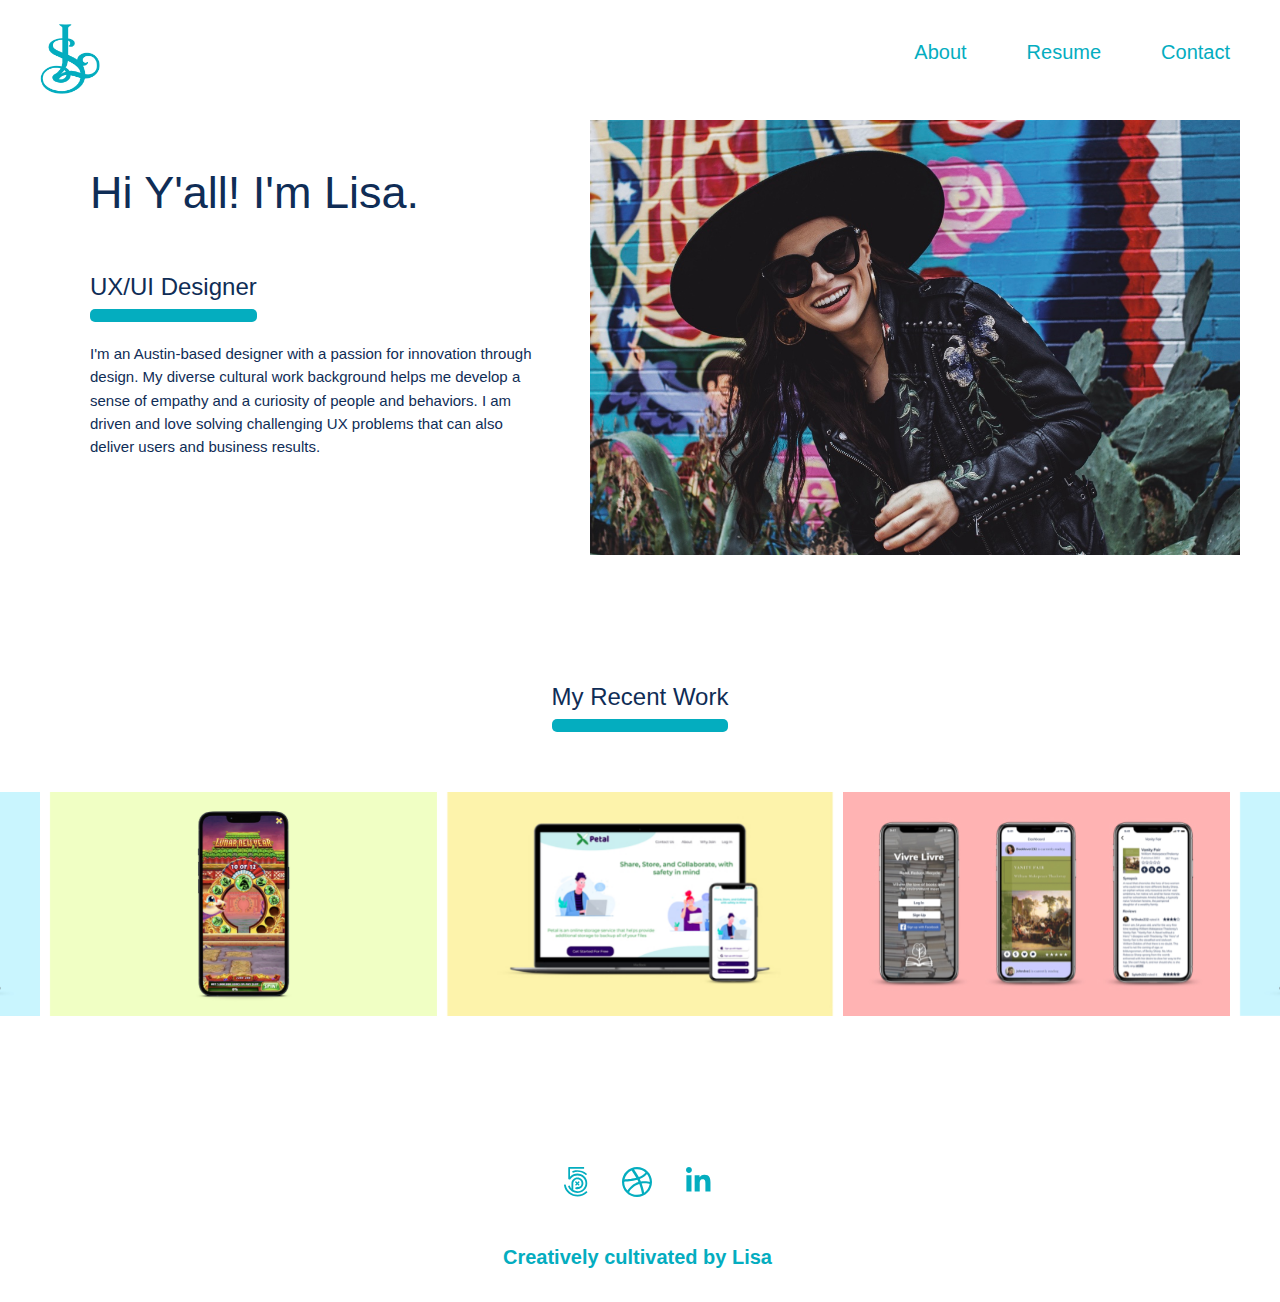
<file: index.html>
<!DOCTYPE html>
<html lang="en" dir="ltr">
  <head>
    <meta charset="utf-8">
    <meta name="viewport" content="width=device-width, initial-scale=1">
    <link rel="stylesheet" type="text/css" href="css/reset.css">
    <link rel="stylesheet" type="text/css" href="css/style-mobile.css">
    <link rel="stylesheet" type="text/css" href="css/style-desktop.css">
    <link rel="stylesheet" type="text/css" href="css/style-tablet.css">
    <link rel="stylesheet" href="https://cdnjs.cloudflare.com/ajax/libs/font-awesome/4.7.0/css/font-awesome.min.css">
    <link href="https://fonts.googleapis.com/css2?family=Manrope:wght@500&display=swap" rel="stylesheet">
    <link rel="stylesheet" href="owlcarousel/owl.carousel.min.css">
    <link rel="stylesheet" href="owlcarousel/owl.theme.default.min.css">

    <title> Lisa Stanton | Design Portfolio </title>
  </head>
  <body>
    <div class="top-bar">
      <a href="index.html"> <img id="logo" src="images/logo.jpg" alt="image of logo"> </a>
      <!-- FULL SCREEN -->
      <nav class="menu">

        <ul>
          <!-- s -->
          <li><a href="about.html">About</a></li>
          <li><a href="images/lisastantonresupdated.pdf" download>Resume</a></li>
          <li><a href="contactpage.html">Contact</a></li>
        </ul>
      </nav>

      <!-- MOBILE -->
      <div class="topnav">
        <div id="navLinks">
          <a href="about.html">About</a>
          <a href="images/lsresume.pdf" download>Resume</a>
          <a href="contactpage.html">Contact</a>
        </div>
        <a href="javascript:void(0);" class="icon" onclick="toggleNavBar()">
          <i class="fa fa-bars"></i>
        </a>
      </div>

    </div>

    <div class="middle">
      <div>
        <img id="skyline-mobile" src="images/lsphoto.jpg" alt="image of logo">

        <h1 class="header">Hi Y'all! I'm Lisa.</h1>
        <div class="subtitle-container">
          <h4 class="subtitle">UX/UI Designer</h4>
          <div class="border-line"></div>
        </div>
        <h4 id="tagline">I'm an Austin-based designer with a passion for innovation through design. My diverse cultural work background helps me develop a sense of empathy and a curiosity of people and behaviors. I am driven and love solving challenging UX problems that can also deliver users and business results.</h4>
      </div>
        <img id="skyline" src="images/lsphoto.jpg" alt="image of logo">
    </div>

    <div class="recent-work">
      <div class="subtitle-container">
        <h4 class="subtitle">My Recent Work</h4>
        <div class="border-line"></div>
      </div>

      <div class="owl-carousel">
        <div class="project-images">
          <img src="images/lunarnewyearmockup.jpg" alt="image of Lunar New Year">
          <div class="overlay">
            <h4>Lunar New Year Quest</h4>
            <p>
            A quest feature created to target player retention, and increase key performance indicators.
            </p>
            <li><a href="lunarnewyear.html" target=“_blank”>View Case Study</a></li>
          </div>
        </div>

        <div class="project-images">
          <img src="images/petalmockup.jpg" alt="image of project">
          <div class="overlay">
            <h4>Petal Cloud Service</h4>
            <p>
            A cloud storage platform where users with multiple devices can store digital data files into one location.
            </p>
            <li><a href="petal.html" target=“_blank”>View Case Study</a></li>
          </div>
        </div>

        <div class="project-images">
          <img src="images/vivrelivre.jpg" alt="image of vivrelivre">
           <div class="overlay">
            <h4>Vivre Livre</h4>
            <p> A sustainable mobile application where book lovers can track their books, stay connected, sell and buy books with other users.</p>
            <li><a href="vivrelivre.html" target=“_blank”>View Case Study</a></li>
          </div>
        </div>

        <div class="project-images">
          <img src="images/onboardlistMU.jpg" alt="image of vivrelivre">
           <div class="overlay">
            <h4>OnboardList</h4>
            <p> An SaaS onboarding tool used to help businesses convert more users with easy to follow checklists and reminder emails.</p>
            <li><a href="onboardlist.html" target=“_blank”>View Case Study</a></li>
          </div>
        </div>
      </div>
    </div>

    <script src="javascript/script.js"></script>


    <!-- Global site tag (gtag.js) - Google Analytics -->
    <script async src="https://www.googletagmanager.com/gtag/js?id=UA-163091231-1"></script>
    <script>
      window.dataLayer = window.dataLayer || [];
      function gtag(){dataLayer.push(arguments);}
      gtag('js', new Date());

      gtag('config', 'UA-163091231-1');
    </script>
    <script src="jquery.min.js"></script>
    <script src="owlcarousel/owl.carousel.min.js"></script>
    <script>
      $(document).ready(function(){
        $(".owl-carousel").owlCarousel({
          stagePadding: 50,
          loop: true,
          margin: 10,
          autoplay: true,
          autoplayTimeout: 2500,
          autoplayHoverPause: true,
          responsive: {
            0: {
              items: 1
            },
            600: {
              items: 2
            },
            800: {
              items: 3
            }
          }
        });
      });
    </script>

  </body>

  <footer id="footer">
    <div id="footer-contents">
      <a href="https://500px.com/lisvmonet"><img src="images/500px.svg" alt="500px"></a>
      <a href="https://dribbble.com/lisvstvn"><img src="images/dribbble.svg" alt="dribbble"></a>
      <a href="https://www.linkedin.com/in/lisastan/"><img src="images/linkedin.svg" alt="linkedin"></a>
    </div>
    <div class="made-by">
      <p id="cc">Creatively cultivated by Lisa</p>
    </div>
  </footer>
</html>
</file>
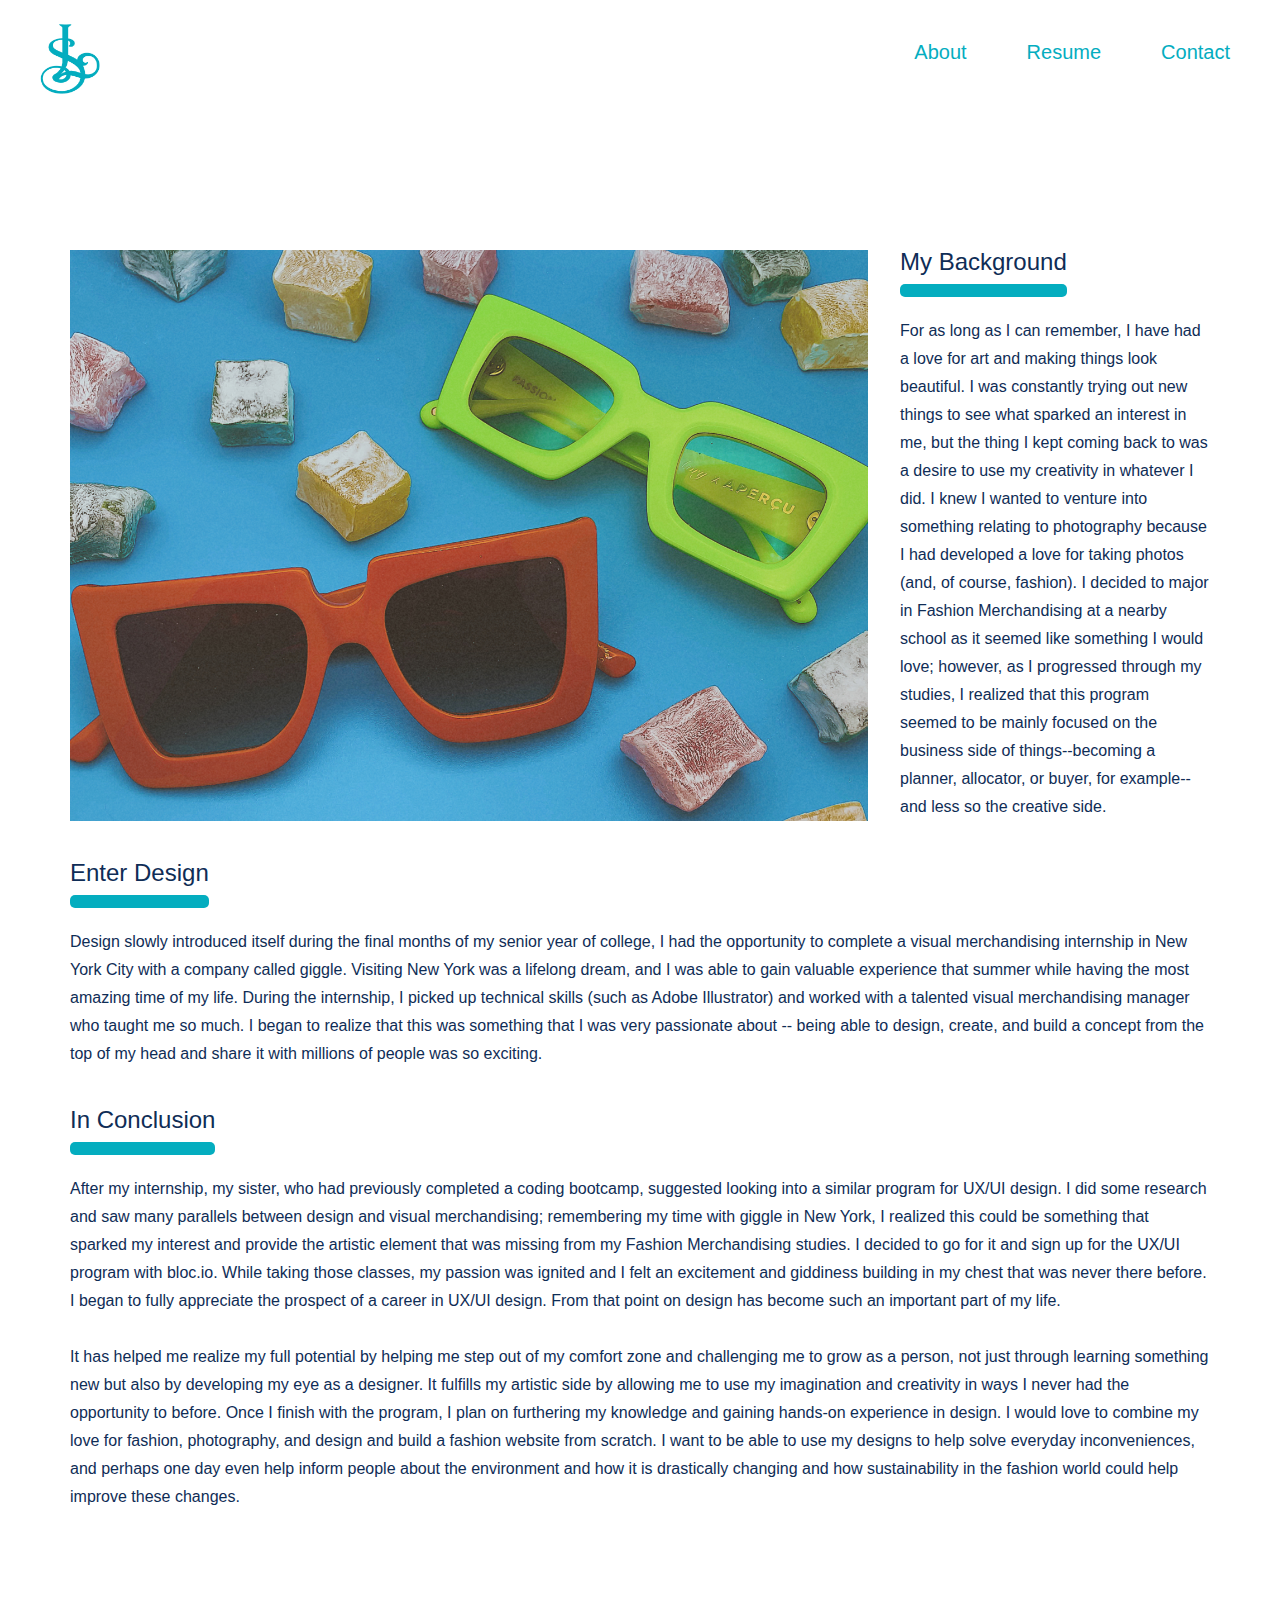
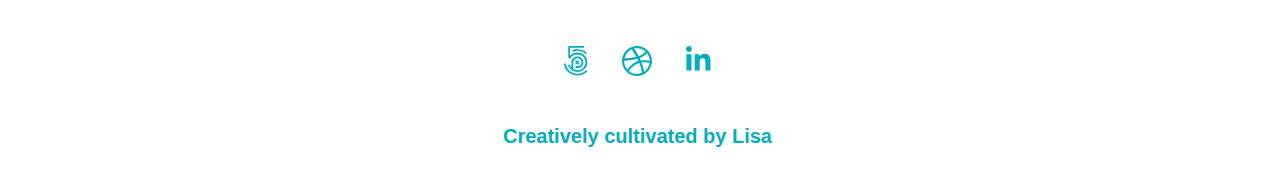
<file: about.html>
<!DOCTYPE html>
<html lang="en" dir="ltr">
  <head>
    <meta charset="utf-8">
    <meta name="viewport" content="width=device-width, initial-scale=1">
    <link rel="stylesheet" type="text/css" href="css/reset.css">
    <link rel="stylesheet" type="text/css" href="css/style-mobile.css">
    <link rel="stylesheet" type="text/css" href="css/style-desktop.css">
    <link rel="stylesheet" type="text/css" href="css/style-tablet.css">
    <link rel="stylesheet" href="https://cdnjs.cloudflare.com/ajax/libs/font-awesome/4.7.0/css/font-awesome.min.css">
    <link href="https://fonts.googleapis.com/css2?family=Manrope:wght@500&display=swap" rel="stylesheet">

    <title> LISA STANTON | Design Portfolio </title>
  </head>
  <body>
    <div class="top-bar">
        <a href="index.html"> <img id="logo" src="images/logo.jpg" alt="image of logo"> </a>
      <!-- FULL SCREEN -->
      <nav class="menu">
        <ul>
          <!-- <li><a href="index.html">Work</a></li> -->
          <li><a href="about.html">About</a></li>
          <li><a href="images/lisastantonresupdated.pdf" download>Resume</a></li>
          <li><a href="contactpage.html">Contact</a></li>
        </ul>
      </nav>

      <!-- MOBILE -->
      <div class="topnav">
        <div id="navLinks">
          <a href="index.html">Home</a>
          <a href="images/lsresume.pdf" download>Resume</a>
          <a href="contactpage.html">Contact</a>
        </div>
        <a href="javascript:void(0);" class="icon" onclick="toggleNavBar()">
          <i class="fa fa-bars"></i>
        </a>
      </div>

    </div>

    <section class="hero-introduction">
      <h1 class="header"></h1>
      <div class="main">

      <div class="flex-container">
        <img id="self-portrait" src="images/sunglasses.jpg" alt="image of myself">
        <div>
          <div class="heading-container">
            <div class="subtitle-container">
              <h4 class="subtitle">My Background</h4>
              <div class="border-line"></div>
            </div>
          </div>
          <p class="first">
          For as long as I can remember, I have had a love for art and making things look beautiful. I was constantly trying out new things to see what sparked an interest in me, but the thing I kept coming back to was a desire to use my creativity in whatever I did. I knew I wanted to venture into something relating to photography because I had developed a love for taking photos (and, of course, fashion). I decided to major in Fashion Merchandising at a nearby school as it seemed like something I would love; however, as I progressed through my studies, I realized that this program seemed to be mainly focused on the business side of things--becoming a planner, allocator, or buyer, for example--and less so the creative side. </p>
        </div>
      </div>

          <div class="heading-container">
            <div class="subtitle-container">
              <h4 class="subtitle">Enter Design</h4>
              <div class="border-line"></div>
            </div>
          </div>

          <p class="second">
          Design slowly introduced itself during the final months of my senior year of college, I had the opportunity to complete a visual merchandising internship in New York City with a company called giggle.  Visiting New York was a lifelong dream, and I was able to gain valuable experience that summer while having the most amazing time of my life. During the internship, I picked up technical skills (such as Adobe Illustrator) and worked with a talented visual merchandising manager who taught me so much. I began to realize that this was something that I was very passionate about -- being able to design, create, and build a concept from the top of my head and share it with millions of people was so exciting.</p>

          <div class="heading-container">
            <div class="subtitle-container">
              <h4 class="subtitle">In Conclusion</h4>
              <div class="border-line"></div>
            </div>
          </div>
          <p class="third">
          After my internship, my sister, who had previously completed a coding bootcamp, suggested looking into a similar program for UX/UI design. I did some research and saw many parallels between design and visual merchandising; remembering my time with giggle in New York, I realized this could be something that sparked my interest and provide the artistic element that was missing from my Fashion Merchandising studies. I decided to go for it and sign up for the UX/UI program with bloc.io. While taking those classes, my passion was ignited and I felt an excitement and giddiness building in my chest that was never there before. I began to fully appreciate the prospect of a career in UX/UI design.
          From that point on design has become such an important part of my life. <br/><br/>It has helped me realize my full potential by helping me step out of my comfort zone and challenging me to grow as a person, not just through learning something new but also by developing my eye as a designer. It fulfills my artistic side by allowing me to use my imagination and creativity in ways I never had the opportunity to before. Once I finish with the program, I plan on furthering my knowledge and gaining hands-on experience in design. I would love to combine my love for fashion, photography, and design and build a fashion website from scratch. I want to be able to use my designs to help solve everyday inconveniences, and perhaps one day even help inform people about the environment and how it is drastically changing and how sustainability in the fashion world could help improve these changes.
          </p>
      </div>
    </section>

    <script src="javascript/script.js"></script>

    <!-- Global site tag (gtag.js) - Google Analytics -->
    <script async src="https://www.googletagmanager.com/gtag/js?id=UA-163091231-1"></script>
    <script>
      window.dataLayer = window.dataLayer || [];
      function gtag(){dataLayer.push(arguments);}
      gtag('js', new Date());

      gtag('config', 'UA-163091231-1');
    </script>


  </body>

  <footer id="footer">
    <div id="footer-contents">
      <a href="https://500px.com/lisvmonet"><img src="images/500px.svg" alt="500px"></a>
      <a href="https://dribbble.com/lisvstvn"><img src="images/dribbble.svg" alt="dribbble"></a>
      <a href="https://www.linkedin.com/in/lisastan/"><img src="images/linkedin.svg" alt="linkedin"></a>
    </div>
    <div class="made-by">
      <p id="cc">Creatively cultivated by Lisa</p>
    </div>
  </footer>
</html>
</file>
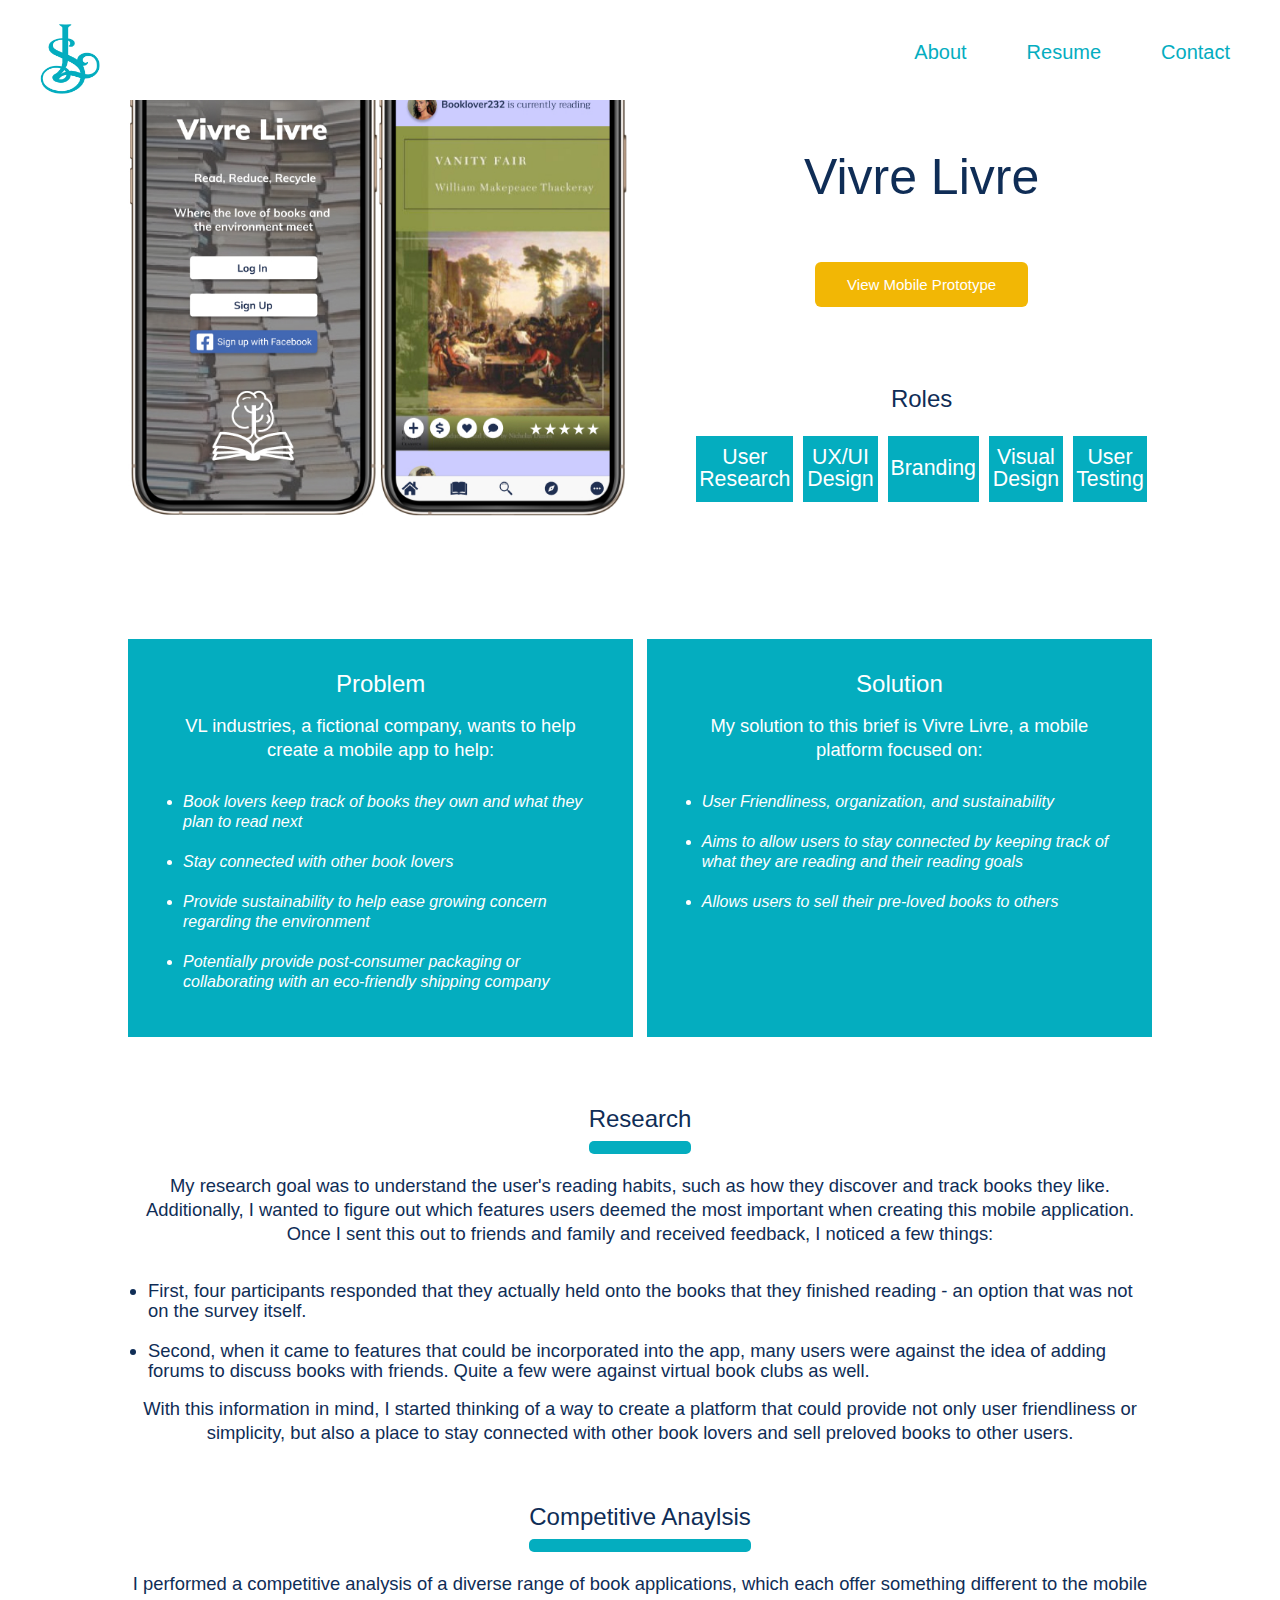
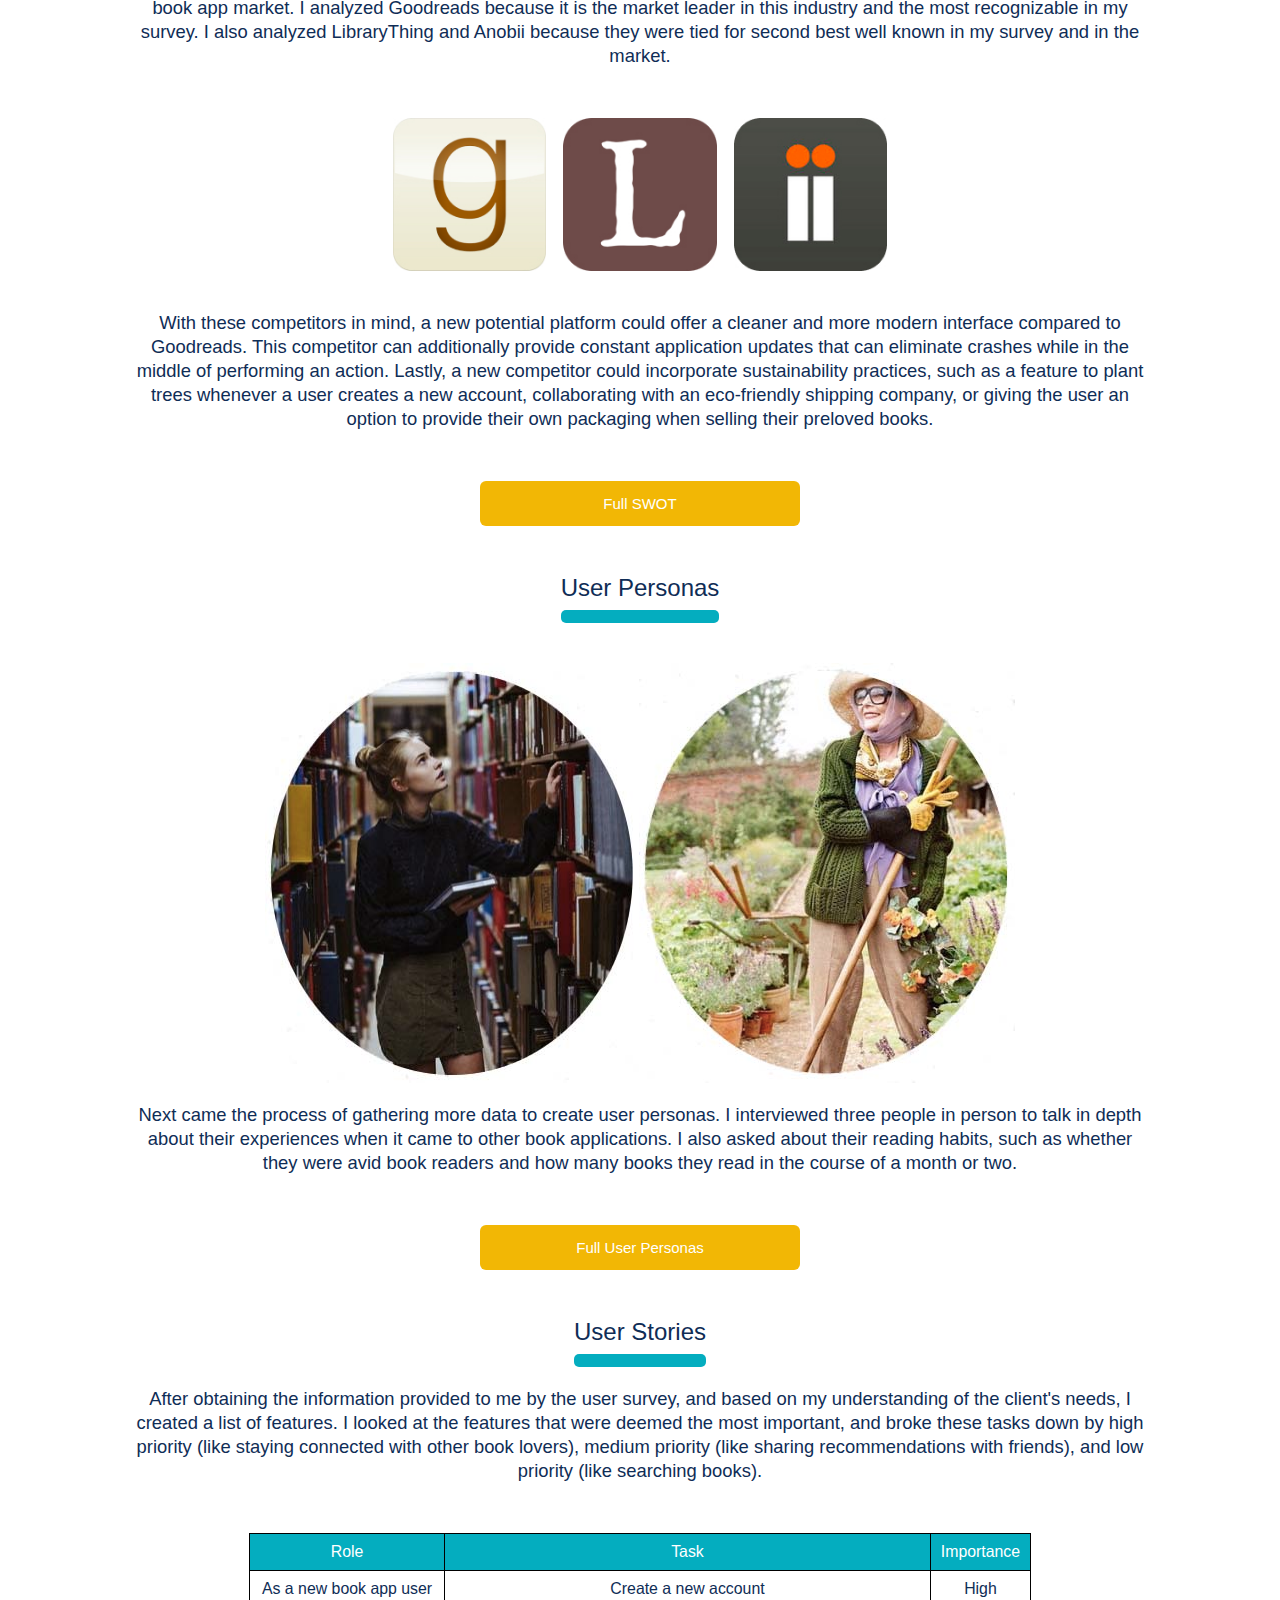
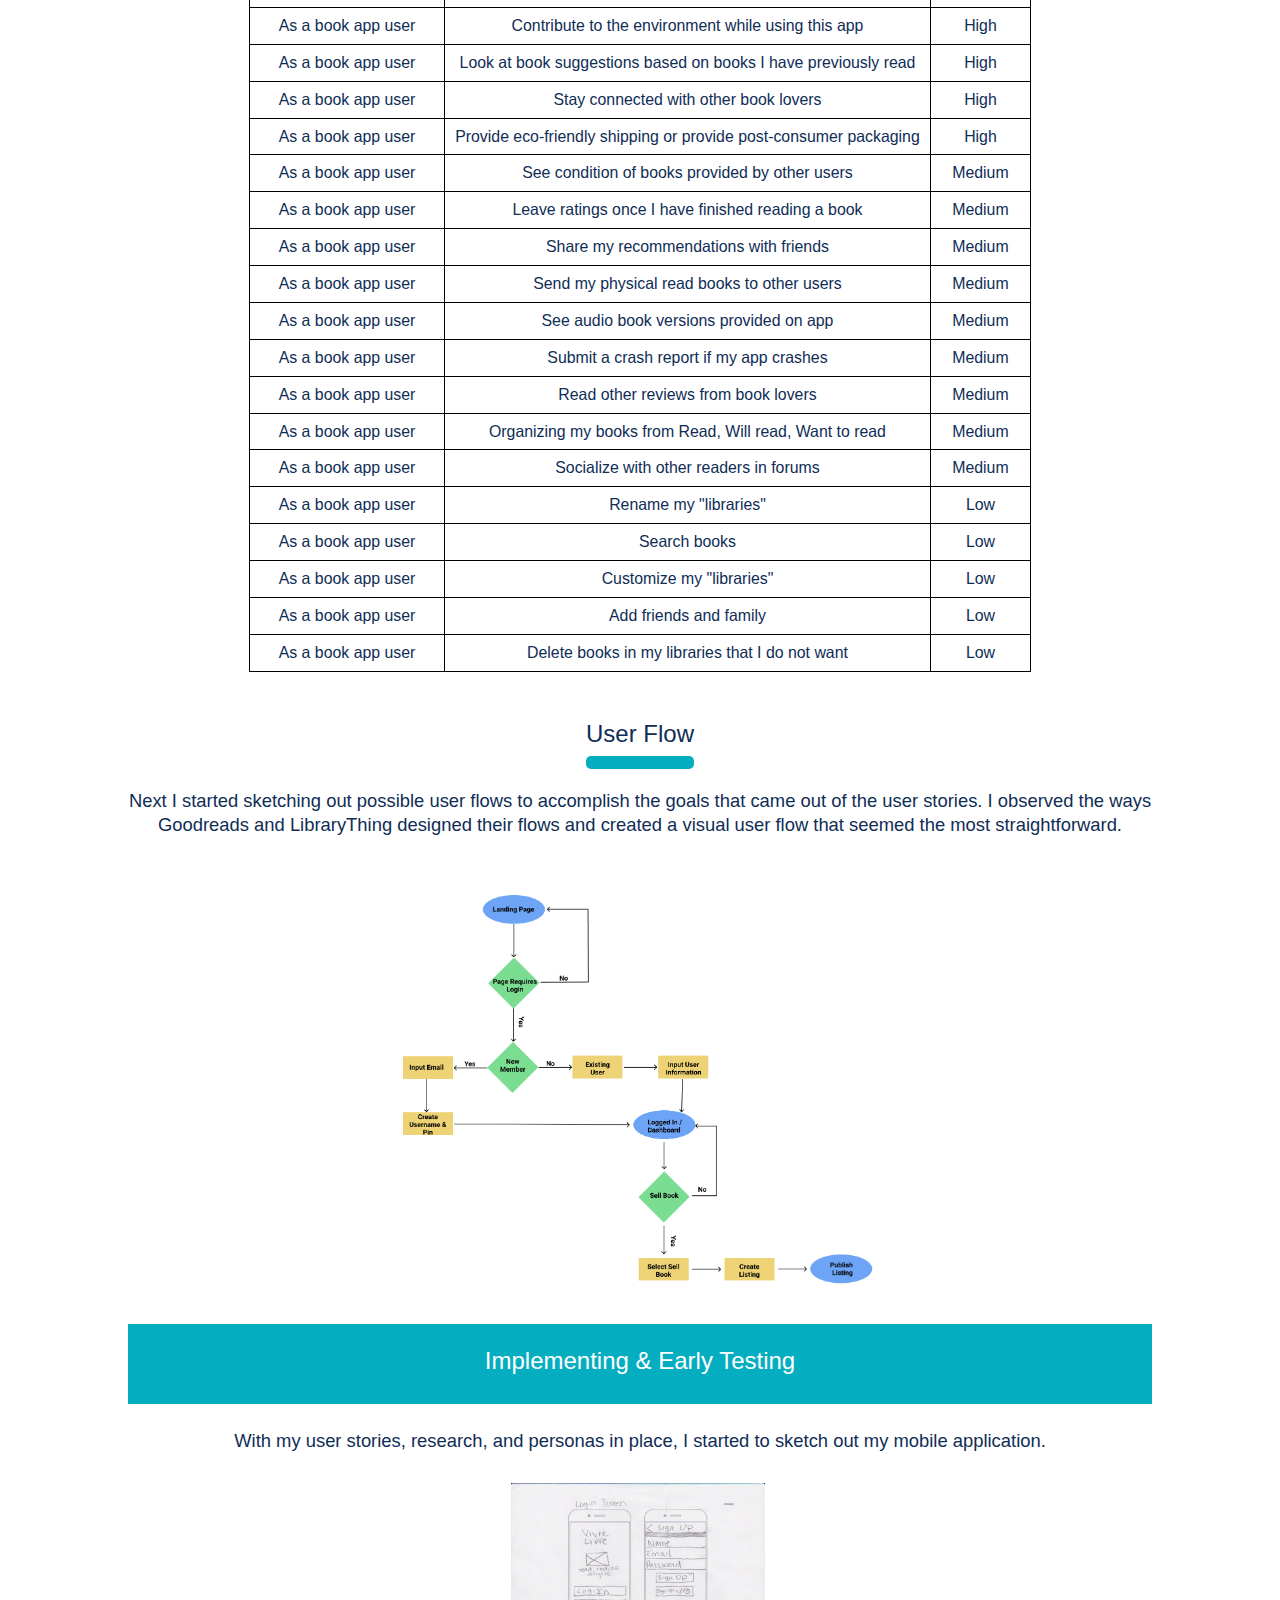
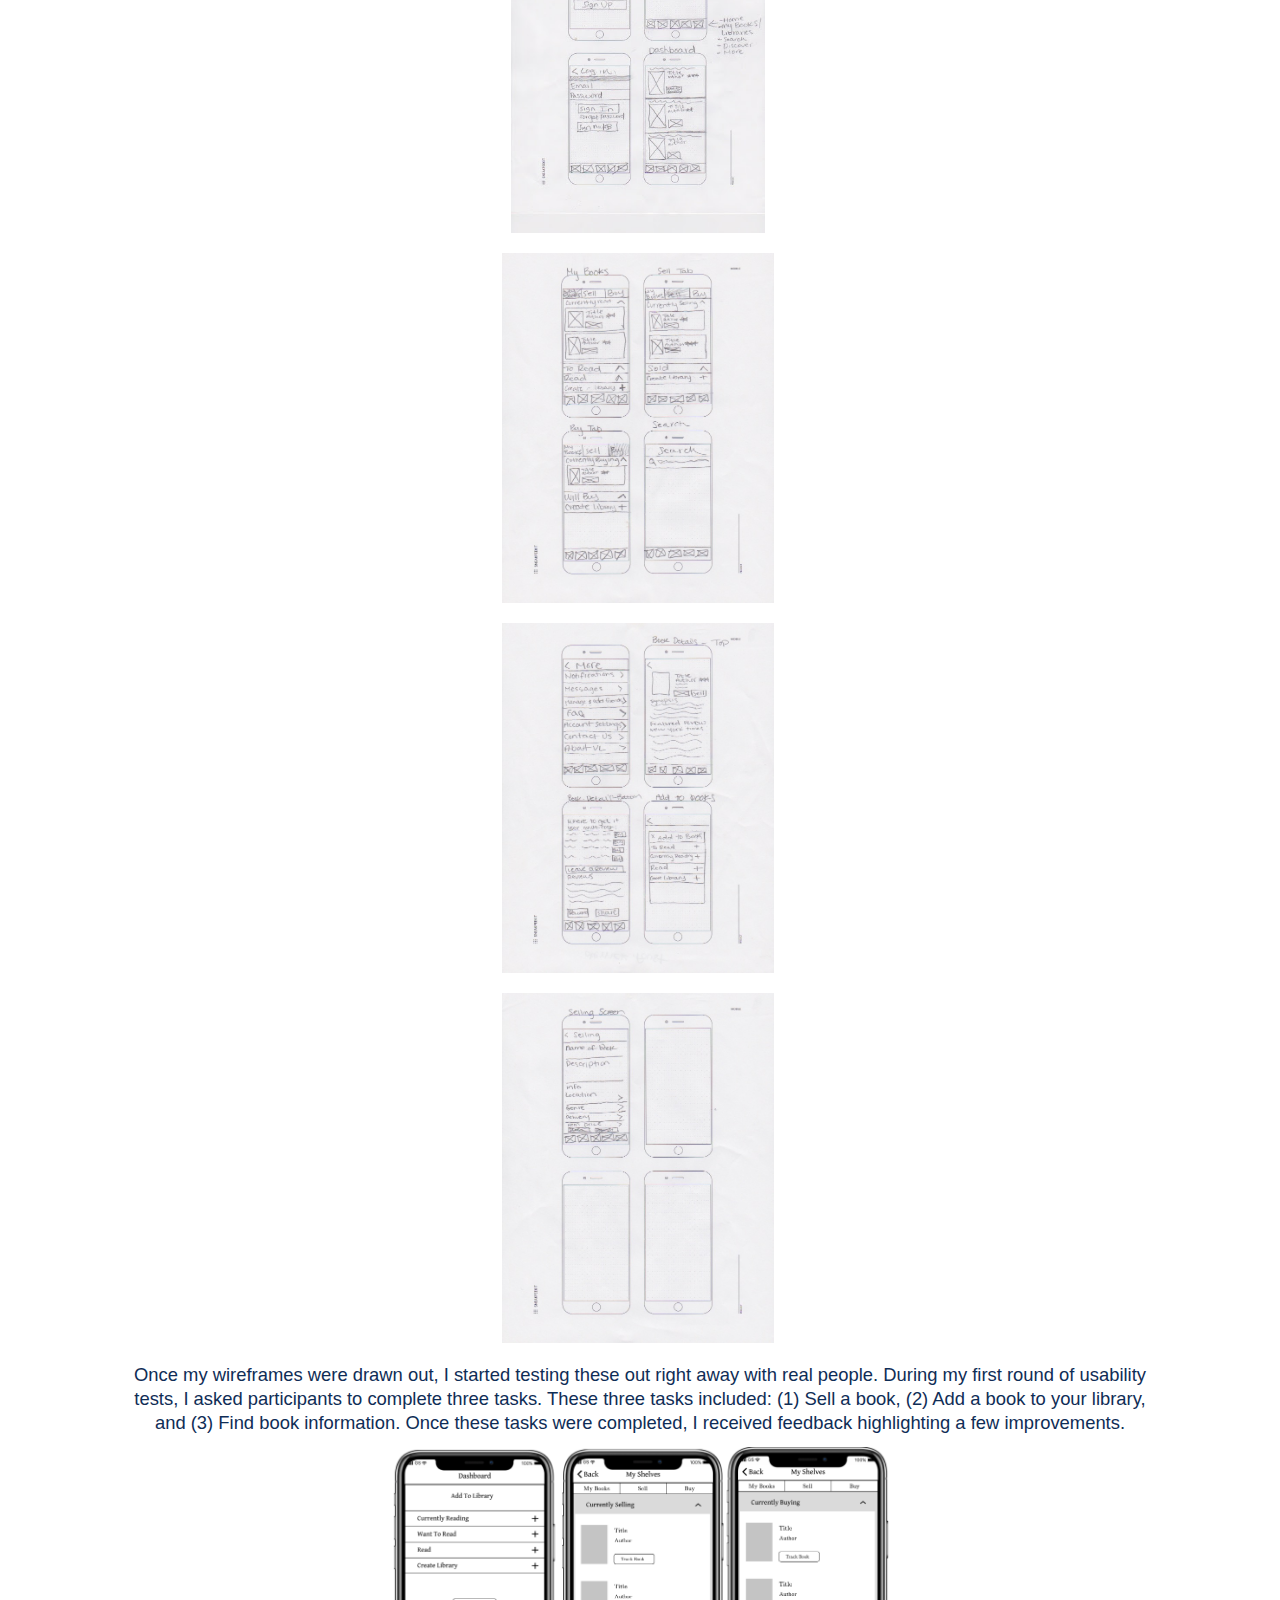
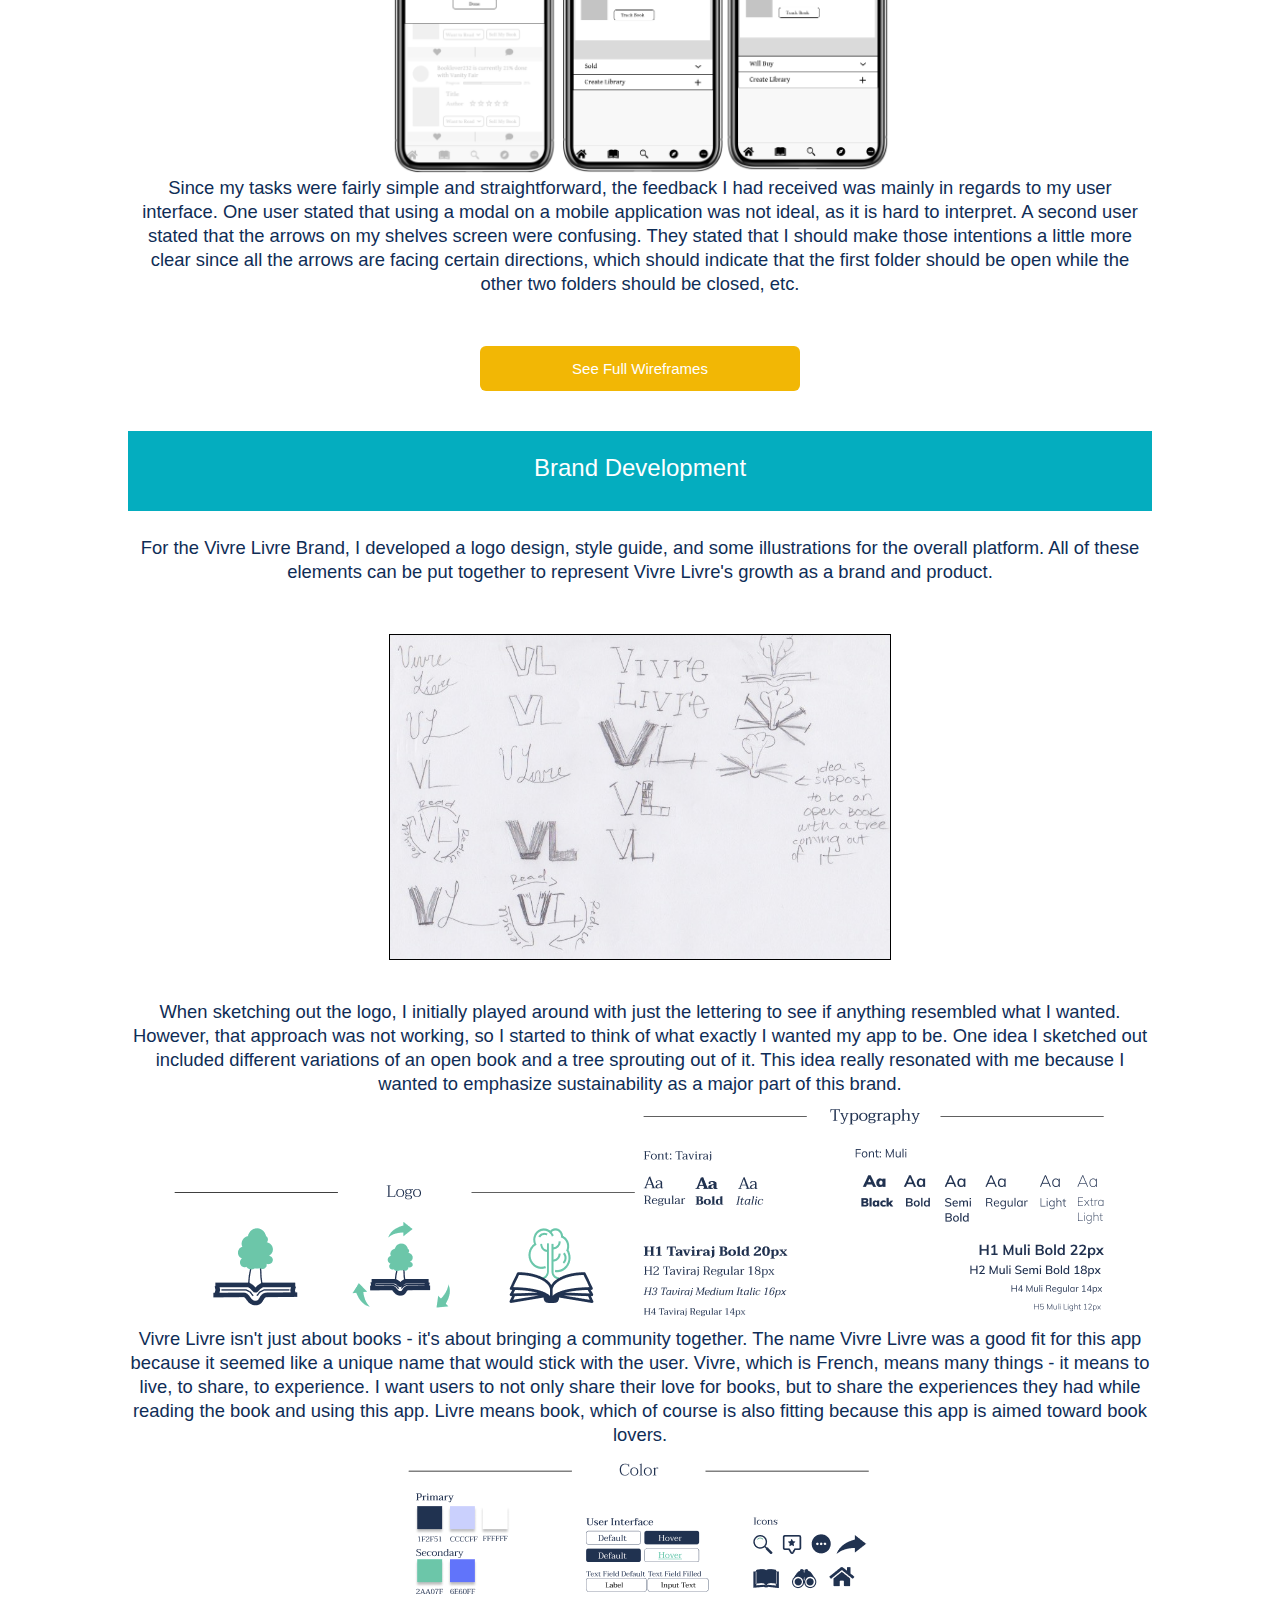
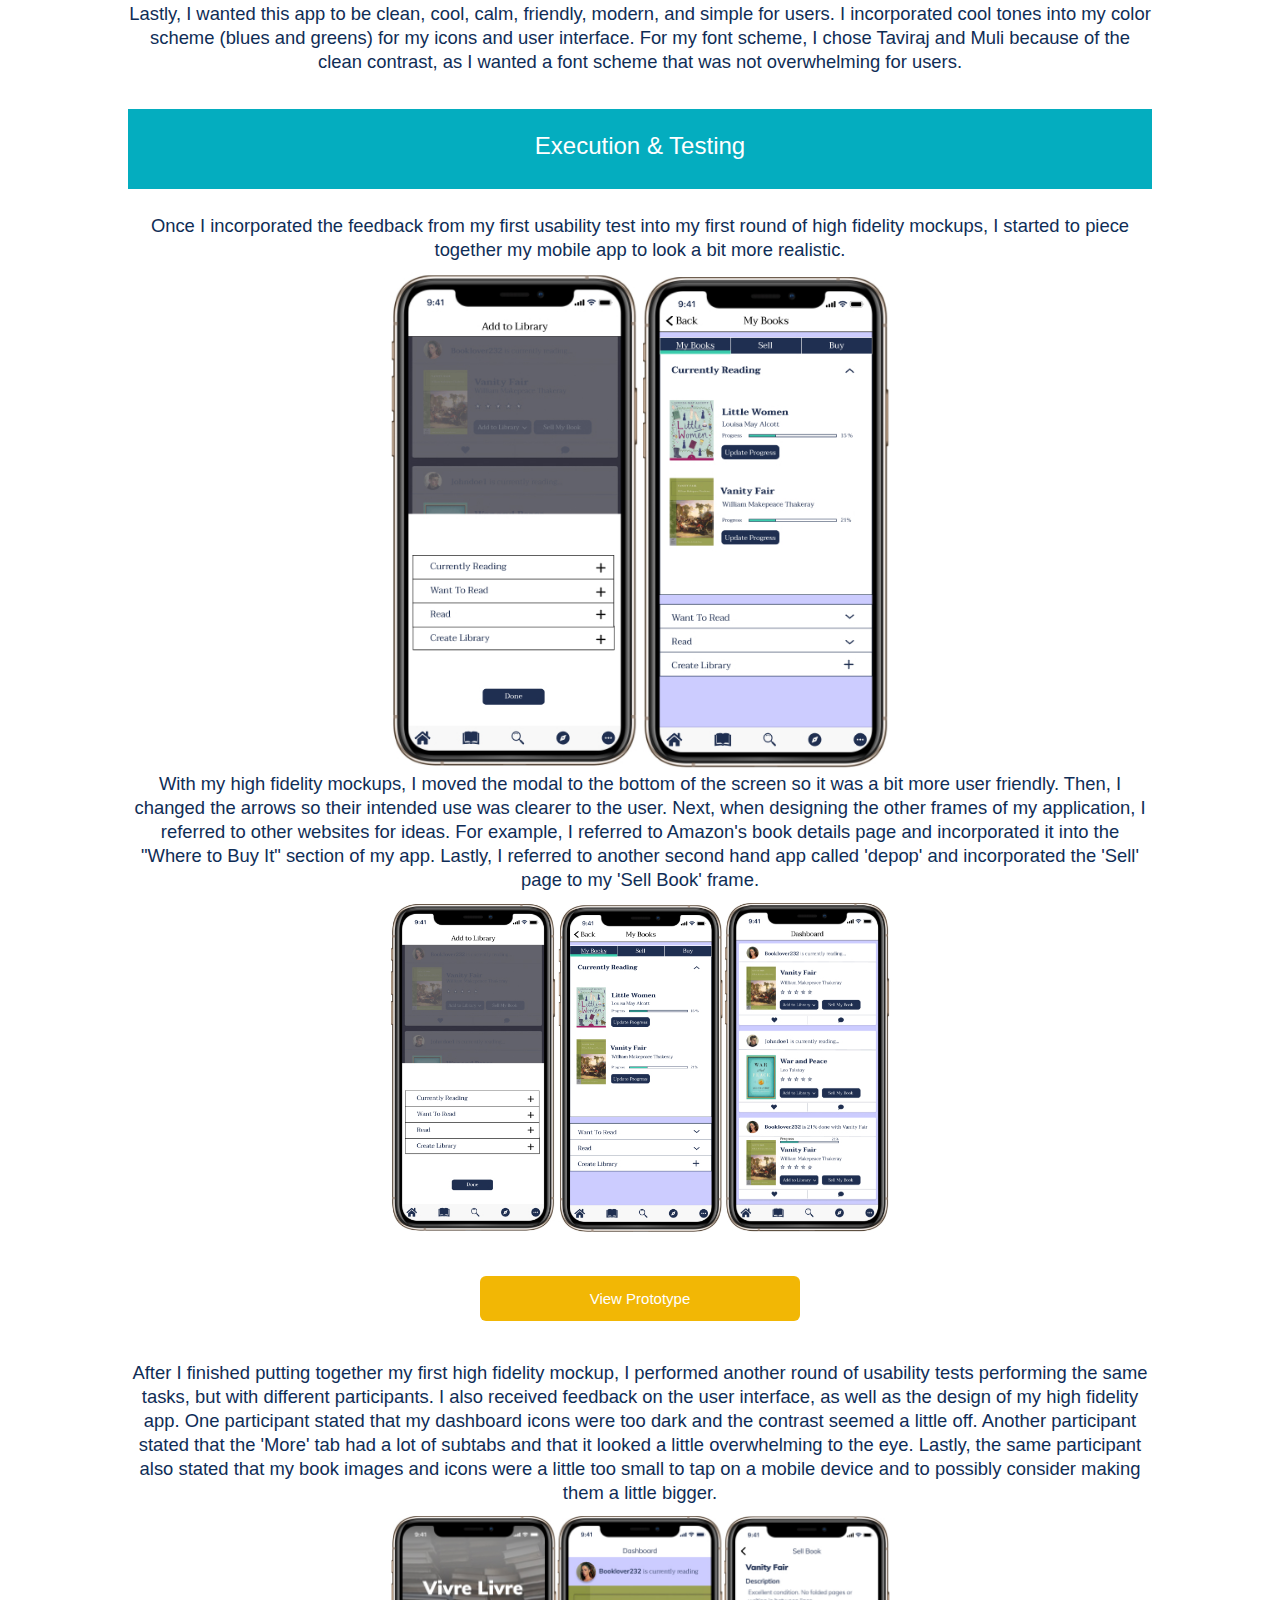
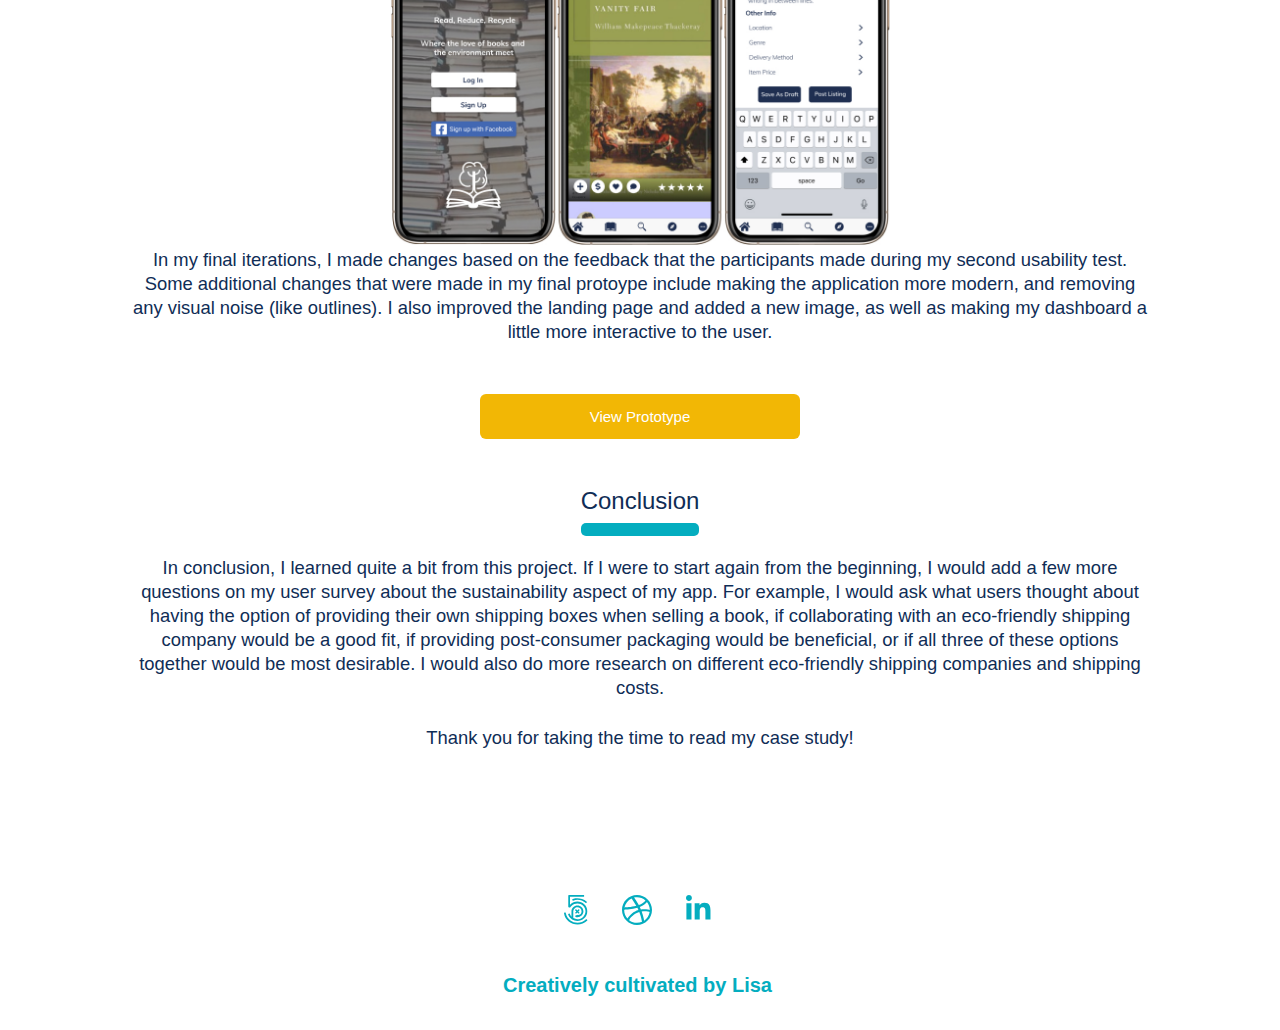
<file: capstone.html>
<!DOCTYPE html>
<html lang="en" dir="ltr">
  <head>
    <meta charset="utf-8">
    <meta name="viewport" content="width=device-width, initial-scale=1">
    <link rel="stylesheet" type="text/css" href="css/reset.css">
    <link rel="stylesheet" type="text/css" href="css/style-mobile.css">
    <link rel="stylesheet" type="text/css" href="css/style-desktop.css">
    <link rel="stylesheet" type="text/css" href="css/style-tablet.css">
    <link href="https://fonts.googleapis.com/css2?family=Manrope&display=swap" rel="stylesheet">
    <link rel="stylesheet" href="https://cdnjs.cloudflare.com/ajax/libs/font-awesome/4.7.0/css/font-awesome.min.css">

    <title> Lisa Stanton | Design Portfolio </title>
  </head>
  <body>
    <div class="top-bar">
      <a href="index.html"> <img id="logo" src="images/logo.jpg" alt="image of logo"> </a>

      <!-- FULL SCREEN -->
      <nav class="menu">
        <ul>
          <!-- <li><a href="index.html">Work</a></li> -->
          <li><a href="about.html">About</a></li>
          <li><a href="images/lisastantonres.pdf" download>Resume</a></li>
          <li><a href="contactpage.html">Contact</a></li>
        </ul>
      </nav>

      <!-- MOBILE -->
      <div class="topnav">
        <div id="navLinks">
          <a href="about.html">About</a>
          <a href="images/lsresume.pdf" download>Resume</a>
          <a href="contactpage.html">Contact</a>
        </div>
        <a href="javascript:void(0);" class="icon" onclick="toggleNavBar()">
          <i class="fa fa-bars"></i>
        </a>
      </div>

    </div>

    <div class="content">

      <div class="project-summary">
        <div class="container">
          <div id="preview-container">
            <img id="vlpreview" src="images/vivrelivrelandingpage.jpg" alt ="screenview">
          </div>
          <div class="summary-right-side">
            <h3 id="project-name">Vivre Livre</h3>
              <a class="button" href="https://www.figma.com/file/3K2c4Zn2sJnguvrqKmp4Q5/Capstone-High-Fidelity-Mockup-2.0?node-id=0%3A1">View Mobile Prototype</a>
            <div class="wrapper">
              <h4>Roles</h4>
              <ul class="roles">
                <li class="box">User Research</li>
                <li class="box">UX/UI Design</li>
                <li class="box">Branding</li>
                <li class="box">Visual Design</li>
                <li class="box">User Testing</li>
              </ul>
            </div>
          </div>
        </div>
        <div class="problem-solution-container">
          <div class="problem-solution">
            <h4 id="problem">Problem</h4>
            <p>
              VL industries, a fictional company, wants to help create a mobile app to help: <br />
              <ul>
                <li> <i> Book lovers keep track of books they own and what they plan to read next </i></li>
                <li> Stay connected with other book lovers </li>
                <li> Provide sustainability to help ease growing concern regarding the environment </li>
                <li> Potentially provide post-consumer packaging or collaborating with an eco-friendly shipping company </li>
              </ul>
            </p>
          </div>
          <div class="problem-solution">
            <h4 id="solution">Solution</h4>
            <p>
              My solution to this brief is Vivre Livre, a mobile platform focused on: <br />
            </p>
            <ul>
              <li> <i> User Friendliness, organization, and sustainability </i></li>
              <li> Aims to allow users to stay connected by keeping track of what they are reading and their reading goals </li>
              <li> Allows users to sell their pre-loved books to others </li>
            </ul>
          </div>
        </div>
      </div>
                      <!-- case study section  -->

      <section class="research-box">
        <div class="subtitle-container">
          <h4 class="subtitle">Research</h4>
          <div class="border-line"></div>
        </div>
        <p>
          My research goal was to understand the user's reading habits, such as how they discover and track books they like. Additionally, I wanted to figure out which features users deemed the most important when creating this mobile application. Once I sent this out to friends and family and received feedback, I noticed a few things:
        </p>
        <ul id="research-bullets">
          <li>
            First, four participants responded that they actually held onto the books that they finished reading - an option that was not on the survey itself.
          </li>
          <li>
            Second, when it came to features that could be incorporated into the app, many users were against the idea of adding forums to discuss books with friends. Quite a few were against virtual book clubs as well.
          </li> </br>
          <p>With this information in mind, I started thinking of a way to create a platform that could provide not only user friendliness or simplicity, but also a place to stay connected with other book lovers and sell preloved books to other users.
          </p>
        </ul>
      </section>

      <section>
        <div class="subtitle-container">
          <h4 class="subtitle"> Competitive Anaylsis</h4>
          <div class="border-line"></div>
        </div>
        <p>
          I performed a competitive analysis of a diverse range of book applications, which each offer something different to the mobile book app market. I analyzed Goodreads because it is the market leader in this industry and the most recognizable in my survey. I also analyzed LibraryThing and Anobii because they were tied for second best well known in my survey and in the market.
        </p>
        <div id="competitor-logos">
          <img src="images/goodreads.jpg" alt="dropbox image">
          <img src="images/librarything.jpg" alt="google image">
          <img src="images/anobii.jpg" alt="pinterest image">
        </div>
        <p>
          With these competitors in mind, a new potential platform could offer a cleaner and more modern interface compared to Goodreads. This competitor can additionally provide constant application updates that can eliminate crashes while in the middle of performing an action. Lastly, a  new competitor could incorporate sustainability practices, such as a feature to plant trees whenever a user creates a new account, collaborating with an eco-friendly shipping company, or giving the user an option to provide their own packaging when selling their preloved books.
        </p>
        <a class="button" href="https://docs.google.com/document/d/1ynEaXof3UcfpTtW-kC9wTRKi4FgNO0uZa8WTbvuKxGM/edit?usp=sharing">Full SWOT</a>
      </section>

      <section class="user-personas-box">
        <div class="subtitle-container">
          <h4 class="subtitle"> User Personas </h4>
          <div class="border-line"></div>
        </div>
        <div class="user-photos">
          <img src="images/userpersona3.jpg" alt="image of Margot Kelly">
          <img src="images/userpersona4.jpg" alt="image of Tasha Oakley">
        </div>
        <p>
          Next came the process of gathering more data to create user personas. I interviewed three people in person to talk in depth about their experiences when it came to other book applications. I also asked about their reading habits, such as whether they were avid book readers and how many books they read in the course of a month or two.
        </p>
        <a class="button" href="https://www.figma.com/file/U5P1nBda5vFICOEQiVu4z3/User-Personas?node-id=0%3A1">Full User Personas</a>
      </section>

      <section class="user-stories-box">
        <div class="subtitle-container">
          <h4 class="subtitle"> User Stories </h4>
          <div class="border-line"></div>
        </div>
        <p>
          After obtaining the information provided to me by the user survey, and based on my understanding of the client's needs, I created a list of features. I looked at the features that were deemed the most important, and broke these tasks down by high priority (like staying connected with other book lovers), medium priority (like sharing recommendations with friends), and low priority (like searching books).
        </p>

        <table id="user-table">
          <tr>
            <th id= "table-role">Role</th>
            <th id= "table-task">Task</th>
            <th id="table-importance">Importance</th>
          </tr>
          <tr>
            <td>As a new book app user</td>
            <td> Create a new account	</td>
            <td>High</td>
          </tr>
          <tr>
            <td>As a book app user</td>
            <td>Contribute to the environment while using this app</td>
            <td>High</td>
          </tr>
          <tr>
            <td>As a book app user</td>
            <td>Look at book suggestions based on books I have previously read</td>
            <td>High</td>
          </tr>
          <tr>
            <td>As a book app user</td>
            <td>Stay connected with other book lovers</td>
            <td>High</td>
          </tr>
          <tr>
            <td>As a book app user</td>
            <td>Provide eco-friendly shipping or provide post-consumer packaging</td>
            <td>High</td>
          </tr>
          <tr>
            <td>As a book app user</td>
            <td>See condition of books provided by other users</td>
            <td>Medium</td>
          </tr>
          <tr>
            <td>As a book app user</td>
            <td>Leave ratings once I have finished reading a book</td>
            <td>Medium</td>
          </tr>
          <tr>
            <td>As a book app user</td>
            <td>Share my recommendations with friends</td>
            <td>Medium</td>
          </tr>
          <tr>
            <td>As a book app user</td>
            <td>Send my physical read books to other users</td>
            <td>Medium</td>
          </tr>
          <tr>
            <td>As a book app user</td>
            <td>See audio book versions provided on app</td>
            <td>Medium</td>
          </tr>
          <tr>
            <td>As a book app user</td>
            <td>Submit a crash report if my app crashes</td>
            <td>Medium</td>
          </tr>
          <tr>
            <td>As a book app user</td>
            <td>Read other reviews from book lovers</td>
            <td>Medium</td>
          </tr>
          <tr>
            <td>As a book app user</td>
            <td>Organizing my books from Read, Will read, Want to read</td>
            <td>Medium</td>
          </tr>
          <tr>
            <td>As a book app user</td>
            <td>Socialize with other readers in forums	</td>
            <td>Medium</td>
          </tr>
          <tr>
            <td>As a book app user</td>
            <td>Rename my "libraries"</td>
            <td>Low</td>
          </tr>
            <tr>
              <td>As a book app user</td>
              <td>Search books</td>
              <td>Low</td>
            </tr>
          <tr>
            <td>As a book app user</td>
            <td>Customize my "libraries" </td>
            <td>Low</td>
          </tr>
          <tr>
            <td>As a book app user</td>
            <td>Add friends and family</td>
            <td>Low</td>
          </tr>
          <tr>
            <td>As a book app user</td>
            <td>Delete books in my libraries that I do not want</td>
            <td>Low</td>
          </tr>

        </table>
      </section>

      <section class="user-flow-box">
        <div class="subtitle-container">
          <h4 class="subtitle"> User Flow </h4>
          <div class="border-line"></div>
        </div>
        <p>
        Next I started sketching out possible user flows to accomplish the goals that came out of the user stories. I observed the ways Goodreads and LibraryThing designed their flows and created a visual user flow that seemed the most straightforward.
        </p>
        <img id="user-flow-image" src="images/userflowtwo.jpg" alt="image of user flow">
      </section>

      <section class="full-width-banner">
        <h4 id="implementing-early">Implementing &  Early Testing</h4>
      </section>
        <p>
         With my user stories, research, and personas in place, I started to sketch out my mobile application.
        </p>

      <section>
        <div class="wireframes">
          <img src="images/picture3.jpg" alt="image of third sketch">
          <img src="images/picture4.jpeg" alt="image of fourth sketch">
          <img src="images/picture5.jpeg" alt="image of fifth sketch">
          <img src="images/picture6.jpeg" alt="image of sixth sketch">
        </div>
        <p>
          Once my wireframes were drawn out, I started testing these out right away with real people. During my first round of usability tests, I asked participants to complete three tasks. These three tasks included: (1) Sell a book, (2) Add a book to your library, and (3) Find book information. Once these tasks were completed, I received feedback highlighting a few improvements.
        </p>
        <img src="images/wireframe3.jpg" alt="image of wireframe 3">
        <p>
          Since my tasks were fairly simple and straightforward, the feedback I had received was mainly in regards to my user interface. One user stated that using a modal on a mobile application was not ideal, as it is hard to interpret. A second user stated that the arrows on my shelves screen were confusing. They stated that I should make those intentions a little more clear since all the arrows are facing certain directions, which should indicate that the first folder should be open while the other two folders should be closed, etc.
        </p>
        <a class="button" href="https://www.figma.com/file/gKe6daw2cV068gYdPkFloo/Capstone-Lofi-Wireframe?node-id=0%3A1">See Full Wireframes</a>
      </section>

      <section class="full-width-banner brand-dev">
        <h4 id="brand-dev">Brand Development</h4>
      </section>
      <p>
        For the Vivre Livre Brand, I developed a logo design, style guide, and some illustrations for the overall platform. All of these elements can be put together to represent Vivre Livre's growth as a brand and product.
      </p>

      <section>
        <div>
          <img class="logosketch wf" src="images/logosketch.jpeg" alt="image of logo in black and white">
        </div>
        <p>
          When sketching out the logo, I initially played around with just the lettering to see if anything resembled what I wanted. However, that approach was not working, so I started to think of what exactly I wanted my app to be. One idea I sketched out included different variations of an open book and a tree sprouting out of it. This idea really resonated with me because I wanted to emphasize sustainability as a major part of this brand.
        </p>
        <img class="guides" src="images/styleguide2.jpeg" alt="style2">
        <img class="guides" src="images/styleguide3.jpeg" alt="style3">
        <p>
          Vivre Livre isn't just about books - it's about bringing a community together. The name Vivre Livre was a good fit for this app because it seemed like a unique name that would stick with the user. Vivre, which is French, means many things - it means to live, to share, to experience. I want users to not only share their love for books, but to share the experiences they had while reading the book and using this app. Livre means book, which of course is also fitting because this app is aimed toward book lovers.
        </p>
        <img class="guides" src="images/colorguide2.jpeg" alt="color">
        <p id="brand-dev-four">
          Lastly, I wanted this app to be clean, cool, calm, friendly, modern, and simple for users. I incorporated cool tones into my color scheme (blues and greens) for my icons and user interface. For my font scheme, I chose Taviraj and Muli because of the clean contrast, as I wanted a font scheme that was not overwhelming for users.
        </p>
      </section>

      <section class="execution-testing-box full-width-banner">
        <h4 id="execution-testing">Execution & Testing</h4>
      </section>
      <p>
        Once I incorporated the feedback from my first usability test into my first round of high fidelity mockups, I started to piece together my mobile app to look a bit more realistic.
      </p>

      <section class="execution">
        <img src="images/hifi3.jpg" alt="hifidelity3">
        <p>
          With my high fidelity mockups, I moved the modal to the bottom of the screen so it was a bit more user friendly. Then, I changed the arrows so their intended use was clearer to the user. Next, when designing the other frames of my application, I referred to other websites for ideas. For example, I referred to Amazon's book details page and incorporated it into the
          "Where to Buy It" section of my app. Lastly, I referred to another second hand app called 'depop' and incorporated the 'Sell' page to my 'Sell Book' frame.
        </p>
        <img src="images/hifi4.jpg" alt="hifidelity4">
        <a class="button" href="https://www.figma.com/file/YN3oAtQmtTsEMrKObvYK1h/Capstone-High-Fidelity-Mockup?node-id=1%3A387">View Prototype</a>
        <p>
          After I finished putting together my first high fidelity mockup, I performed another round of usability tests performing the same tasks, but with different participants. I also received feedback on the user interface, as well as the design of my high fidelity app. One participant stated that my dashboard icons were too dark and the contrast seemed a little off. Another participant stated that the 'More' tab had a lot of subtabs and that it looked a little overwhelming to the eye. Lastly, the same participant also stated that my book images and icons were a little too small to tap on a mobile device and to possibly consider making them a little bigger.
        </p>
        <img src="images/finalhifi.jpg" alt="final prototype">
        <p>
          In my final iterations, I made changes based on the feedback that the participants made during my second usability test. Some additional changes that were made in my final protoype include making the application more modern, and removing any visual noise (like outlines). I also improved the landing page and added a new image, as well as making my dashboard a little more interactive to the user.
        </p>
        <a class="button" href="https://www.figma.com/proto/3K2c4Zn2sJnguvrqKmp4Q5/Capstone-High-Fidelity-Mockup-2.0?node-id=257%3A0&viewport=-147%2C566%2C0.2037162184715271&scaling=scale-down">View Prototype</a>
      </section>

      <section class="conclusion-box">
        <div class="subtitle-container">
          <h4 class="subtitle"> Conclusion </h4>
          <div class="border-line"></div>
        </div>
        <p>
          In conclusion, I learned quite a bit from this project. If I were to start again from the beginning, I would add a few more questions on my user survey about the sustainability aspect of my app. For example, I would ask what users thought about having the option of providing their own shipping boxes when selling a book, if collaborating with an eco-friendly shipping company would be a good fit, if providing post-consumer packaging would be beneficial, or if all three of these options together would be most desirable. I would also do more research on different eco-friendly shipping companies and shipping costs.
        </p>
        <br />
        <p>
          Thank you for taking the time to read my case study!
        </p>
      </section>

    </div> <!-- content -->

    <script src="javascript/script.js"></script>

  <!-- Global site tag (gtag.js) - Google Analytics -->
  <script async src="https://www.googletagmanager.com/gtag/js?id=UA-163091231-1"></script>
  <script>
    window.dataLayer = window.dataLayer || [];
    function gtag(){dataLayer.push(arguments);}
    gtag('js', new Date());

    gtag('config', 'UA-163091231-1');
  </script>

</body>

<footer id="footer">
  <div id="footer-contents">
    <a href="https://500px.com/lisvmonet"><img src="images/500px.svg" alt="500px"></a>
    <a href="https://dribbble.com/lisvstvn"><img src="images/dribbble.svg" alt="dribbble"></a>
    <a href="https://www.linkedin.com/in/lisastan/"><img src="images/linkedin.svg" alt="linkedin"></a>
  </div>
  <div class="made-by">
    <p id="cc">Creatively cultivated by Lisa</p>
  </div>
</footer>
</html>
</file>
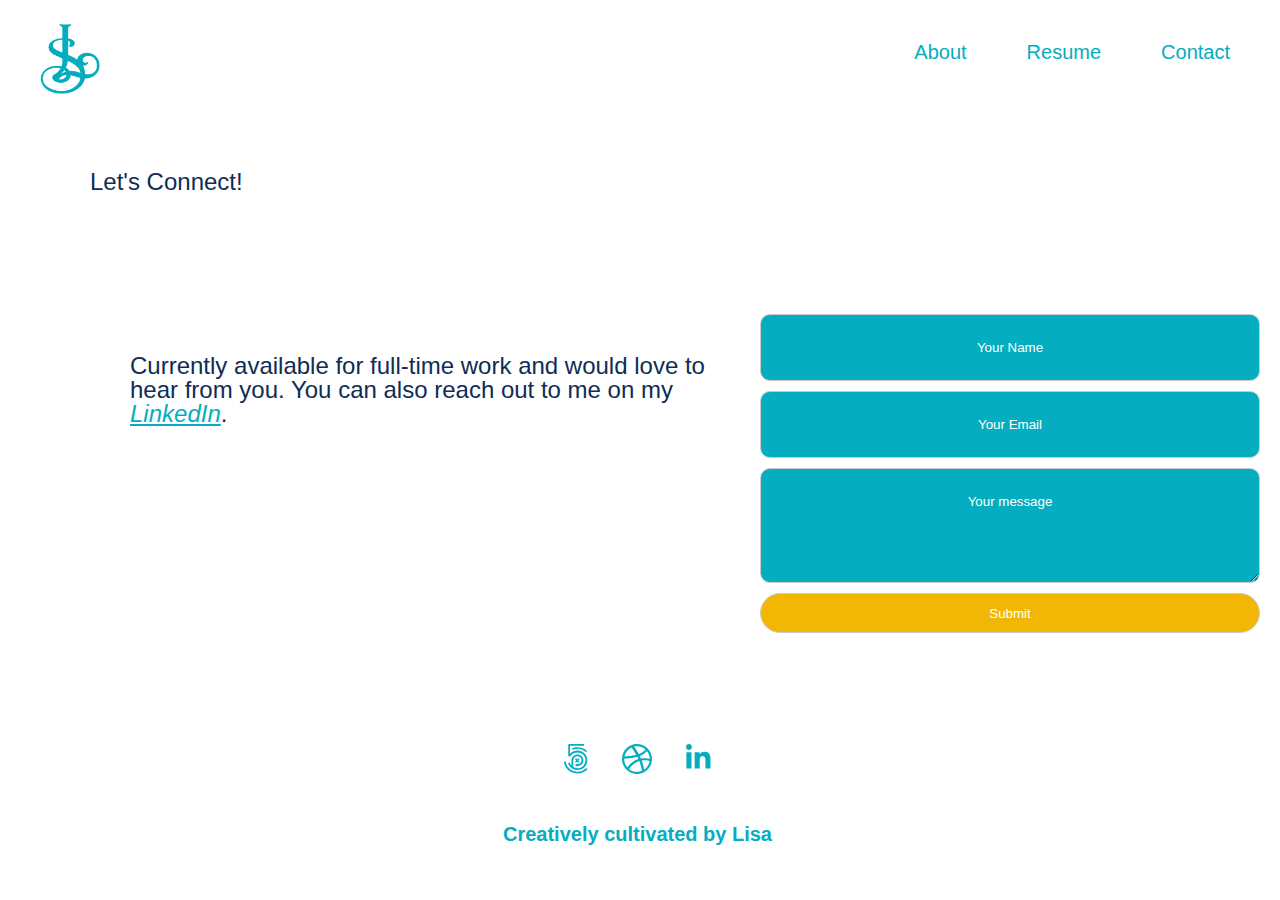
<file: contactpage.html>
<!DOCTYPE html>
<html lang="en" dir="ltr">
  <head>
    <meta charset="utf-8">
    <meta name="viewport" content="width=device-width, initial-scale=1">
    <link rel="stylesheet" type="text/css" href="css/reset.css">
    <link rel="stylesheet" type="text/css" href="css/style-mobile.css">
    <link rel="stylesheet" type="text/css" href="css/style-desktop.css">
    <link rel="stylesheet" type="text/css" href="css/style-tablet.css">
    <link href="https://fonts.googleapis.com/css2?family=Manrope&display=swap" rel="stylesheet">
    <link rel="stylesheet" href="https://cdnjs.cloudflare.com/ajax/libs/font-awesome/4.7.0/css/font-awesome.min.css">

    <title> Lisa Stanton | Design Portfolio </title>
  </head>
  <body>
    <div class="top-bar">
        <a href="index.html"> <img id="logo" src="images/logo.jpg" alt="image of logo"> </a>
      <!-- FULL SCREEN -->
      <nav class="menu">
        <ul>
          <!-- <li><a href="index.html">Work</a></li> -->
          <li><a href="about.html">About</a></li>
          <li><a href="images/lisastantonresupdated.pdf" download>Resume</a></li>
          <li><a href="contactpage.html">Contact</a></li>
        </ul>
      </nav>

      <!-- MOBILE -->
      <div class="topnav">
        <div id="navLinks">
          <a href="about.html">About</a>
          <a href="images/lsresume.pdf" download>Resume</a>
          <a href="contactpage.html">Contact</a>
        </div>
        <a href="javascript:void(0);" class="icon" onclick="toggleNavBar()">
          <i class="fa fa-bars"></i>
        </a>
      </div>

    </div>

    <div id="name">
      <h4 class="header"> Let's Connect! </h4>
    </div>

    <div id="contact-form">
      <h4 id="available">Currently available for full-time work and would love to hear from you. You can also reach out to me on my <a href="https://www.linkedin.com/in/lisastan/">LinkedIn</a>.</h4>
      <div class="form-container">
        <form action="https://formspree.io/xgekogrv" method="POST">

          <div class="form-contents">
            <input type="text" id="form-name" name="name" placeholder="Your Name">
            <input type="text" id="email" name="email" placeholder="Your Email">
            <textarea id="subject" name="subject" placeholder="Your message"></textarea>
            <input type="submit" value="Submit">
          </div>

        </form>
      </div>
    </div>

    <script src="javascript/script.js"></script>

    <!-- Global site tag (gtag.js) - Google Analytics -->
    <script async src="https://www.googletagmanager.com/gtag/js?id=UA-163091231-1"></script>
    <script>
      window.dataLayer = window.dataLayer || [];
      function gtag(){dataLayer.push(arguments);}
      gtag('js', new Date());

      gtag('config', 'UA-163091231-1');
    </script>



  </body>

  <footer id="footer">
    <div id="footer-contents">
      <a href="https://500px.com/lisvmonet"><img src="images/500px.svg" alt="500px"></a>
      <a href="https://dribbble.com/lisvstvn"><img src="images/dribbble.svg" alt="dribbble"></a>
      <a href="https://www.linkedin.com/in/lisastan/"><img src="images/linkedin.svg" alt="linkedin"></a>
    </div>
    <div class="made-by">
      <p id="cc">Creatively cultivated by Lisa</p>
    </div>
  </footer>
</html>
</file>
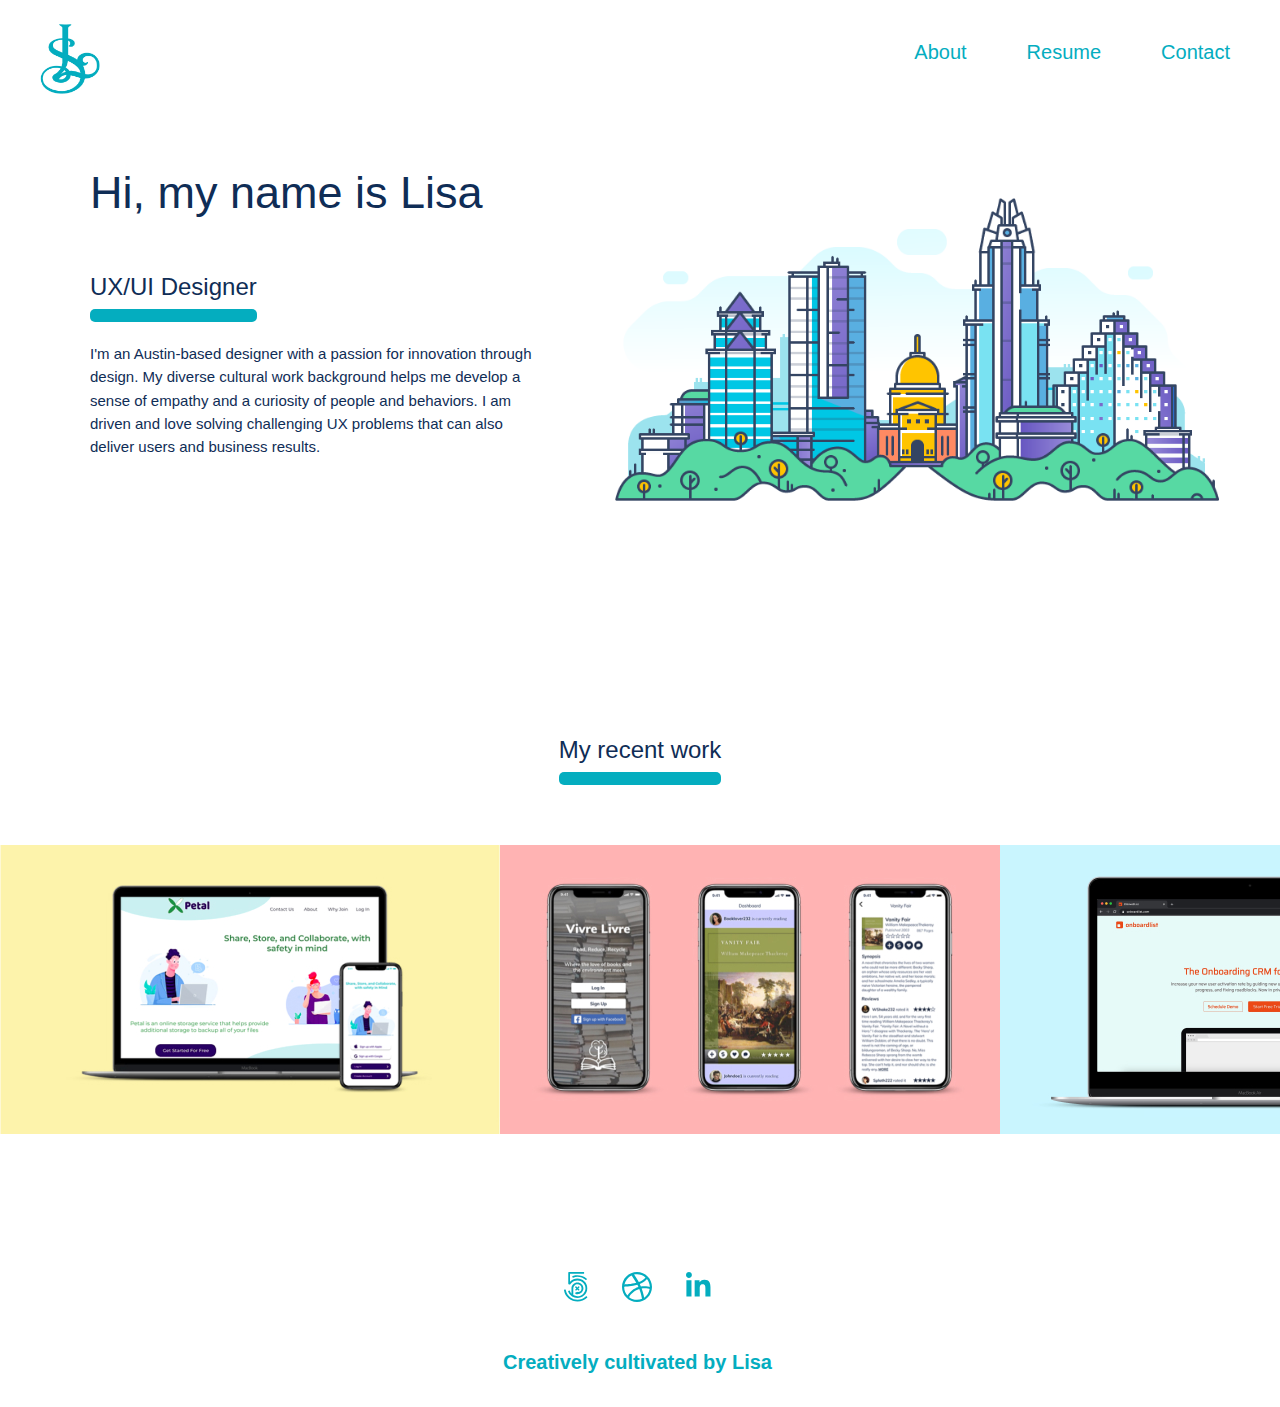
<file: home.html>
<!DOCTYPE html>
<html lang="en" dir="ltr">
  <head>
    <meta charset="utf-8">
    <meta name="viewport" content="width=device-width, initial-scale=1">
    <link rel="stylesheet" type="text/css" href="css/reset.css">
    <link rel="stylesheet" type="text/css" href="css/style-mobile.css">
    <link rel="stylesheet" type="text/css" href="css/style-desktop.css">
    <link rel="stylesheet" type="text/css" href="css/style-tablet.css">
    <link rel="stylesheet" href="https://cdnjs.cloudflare.com/ajax/libs/font-awesome/4.7.0/css/font-awesome.min.css">
    <link href="https://fonts.googleapis.com/css2?family=Manrope:wght@500&display=swap" rel="stylesheet">

    <title> Lisa Stanton | Design Portfolio </title>
  </head>
  <body>
    <div class="top-bar">
      <a href="home.html"> <img id="logo" src="images/logo.jpg" alt="image of logo"> </a>
      <!-- FULL SCREEN -->
      <nav class="menu">

        <ul>
          <!-- s -->
          <li><a href="about.html">About</a></li>
          <li><a href="images/lisastantonres.pdf" download>Resume</a></li>
          <li><a href="contactpage.html">Contact</a></li>
        </ul>
      </nav>

      <!-- MOBILE -->
      <div class="topnav">
        <div id="navLinks">
          <a href="about.html">About</a>
          <a href="images/lsresume.pdf" download>Resume</a>
          <a href="contactpage.html">Contact</a>
        </div>
        <a href="javascript:void(0);" class="icon" onclick="toggleNavBar()">
          <i class="fa fa-bars"></i>
        </a>
      </div>

    </div>

    <div class="middle">
      <div>
        <img id="skyline-mobile" src="images/austin.png" alt="image of logo">
        <h1 class="header">Hi, my name is Lisa</h1>
        <div class="subtitle-container">
          <h4 class="subtitle">UX/UI Designer</h4>
          <div class="border-line"></div>
        </div>
        <h4 id="tagline">I'm an Austin-based designer with a passion for innovation through design. My diverse cultural work background helps me develop a sense of empathy and a curiosity of people and behaviors. I am driven and love solving challenging UX problems that can also deliver users and business results.</h4>
      </div>
        <img id="skyline" src="images/austin.png" alt="image of logo">
    </div>

    <div class="recent-work">
      <div class="subtitle-container">
        <h4 class="subtitle">My recent work</h4>
        <div class="border-line"></div>
      </div>

      <div class="projects">
        <div class="project-images">
          <img src="images/petalmockup.jpg" alt="image of project">
          <div class="overlay">
            <h4>Petal Cloud Service</h4>
            <p>
            A cloud storage platform where users with multiple devices can store digital data files into one location.
            </p>
            <li><a href="petal.html" target=“_blank”>View Case Study</a></li>
          </div>
        </div>

        <div class="project-images">
          <img src="images/vivrelivre.jpg" alt="image of vivrelivre">
           <div class="overlay">
            <h4>Vivre Livre</h4>
            <p> A sustainable mobile application where book lovers can track their books, stay connected, sell and buy books with other users.</p>
            <li><a href="vivrelivre.html" target=“_blank”>View Case Study</a></li>
          </div>
        </div>

        <div class="project-images">
          <img src="images/onboardlistMU.jpg" alt="image of vivrelivre">
           <div class="overlay">
            <h4>OnboardList (UNDER CONSTRUCTION)</h4>
            <p> An onboarding tool that is affordable for other makers and eliminates the middle man when onboarding.</p>
            <li><a href="onboardlist.html" target=“_blank”>View Case Study</a></li>
          </div>
        </div>
      </div>
    </div>

    <script src="javascript/script.js"></script>


    <!-- Global site tag (gtag.js) - Google Analytics -->
    <script async src="https://www.googletagmanager.com/gtag/js?id=UA-163091231-1"></script>
    <script>
      window.dataLayer = window.dataLayer || [];
      function gtag(){dataLayer.push(arguments);}
      gtag('js', new Date());

      gtag('config', 'UA-163091231-1');
    </script>

  </body>

  <footer id="footer">
    <div id="footer-contents">
      <a href="https://500px.com/lisvmonet"><img src="images/500px.svg" alt="500px"></a>
      <a href="https://dribbble.com/lisvstvn"><img src="images/dribbble.svg" alt="dribbble"></a>
      <a href="https://www.linkedin.com/in/lisastan/"><img src="images/linkedin.svg" alt="linkedin"></a>
    </div>
    <div class="made-by">
      <p id="cc">Creatively cultivated by Lisa</p>
    </div>
  </footer>
</html>
</file>
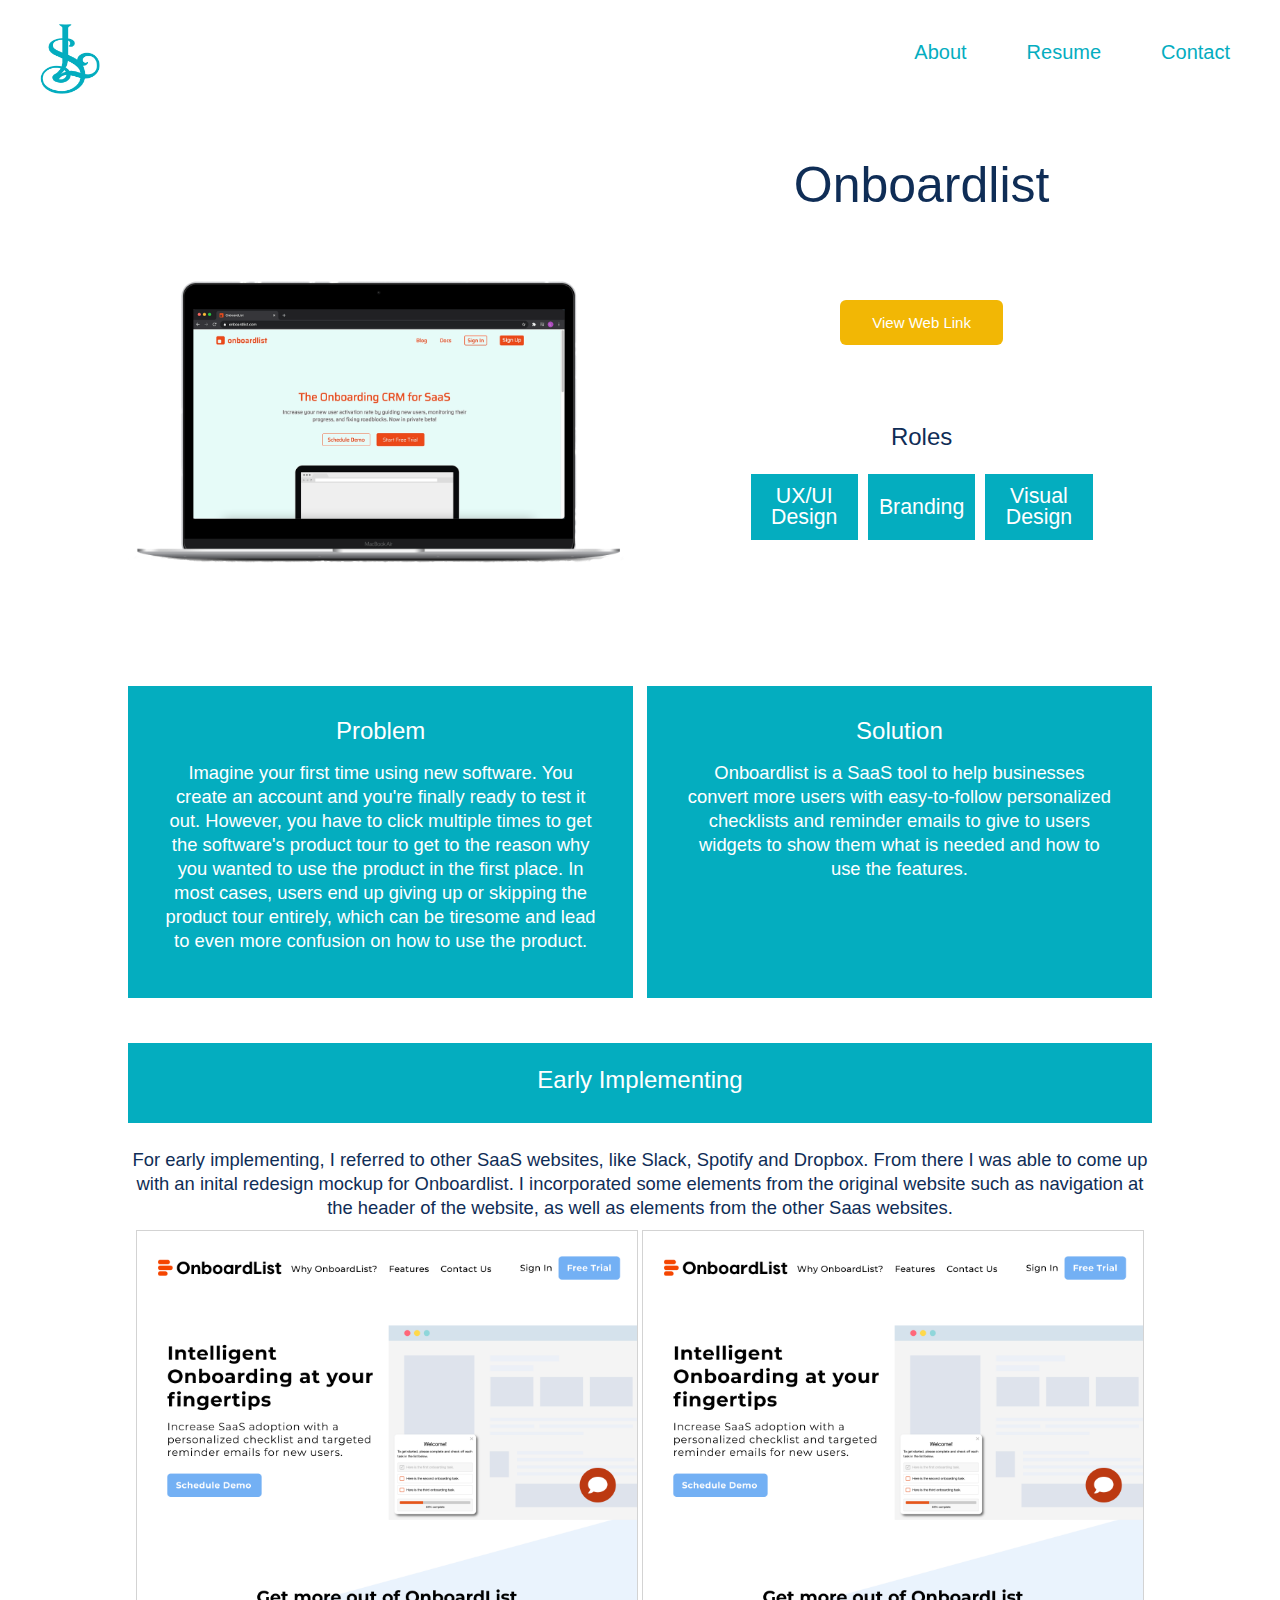
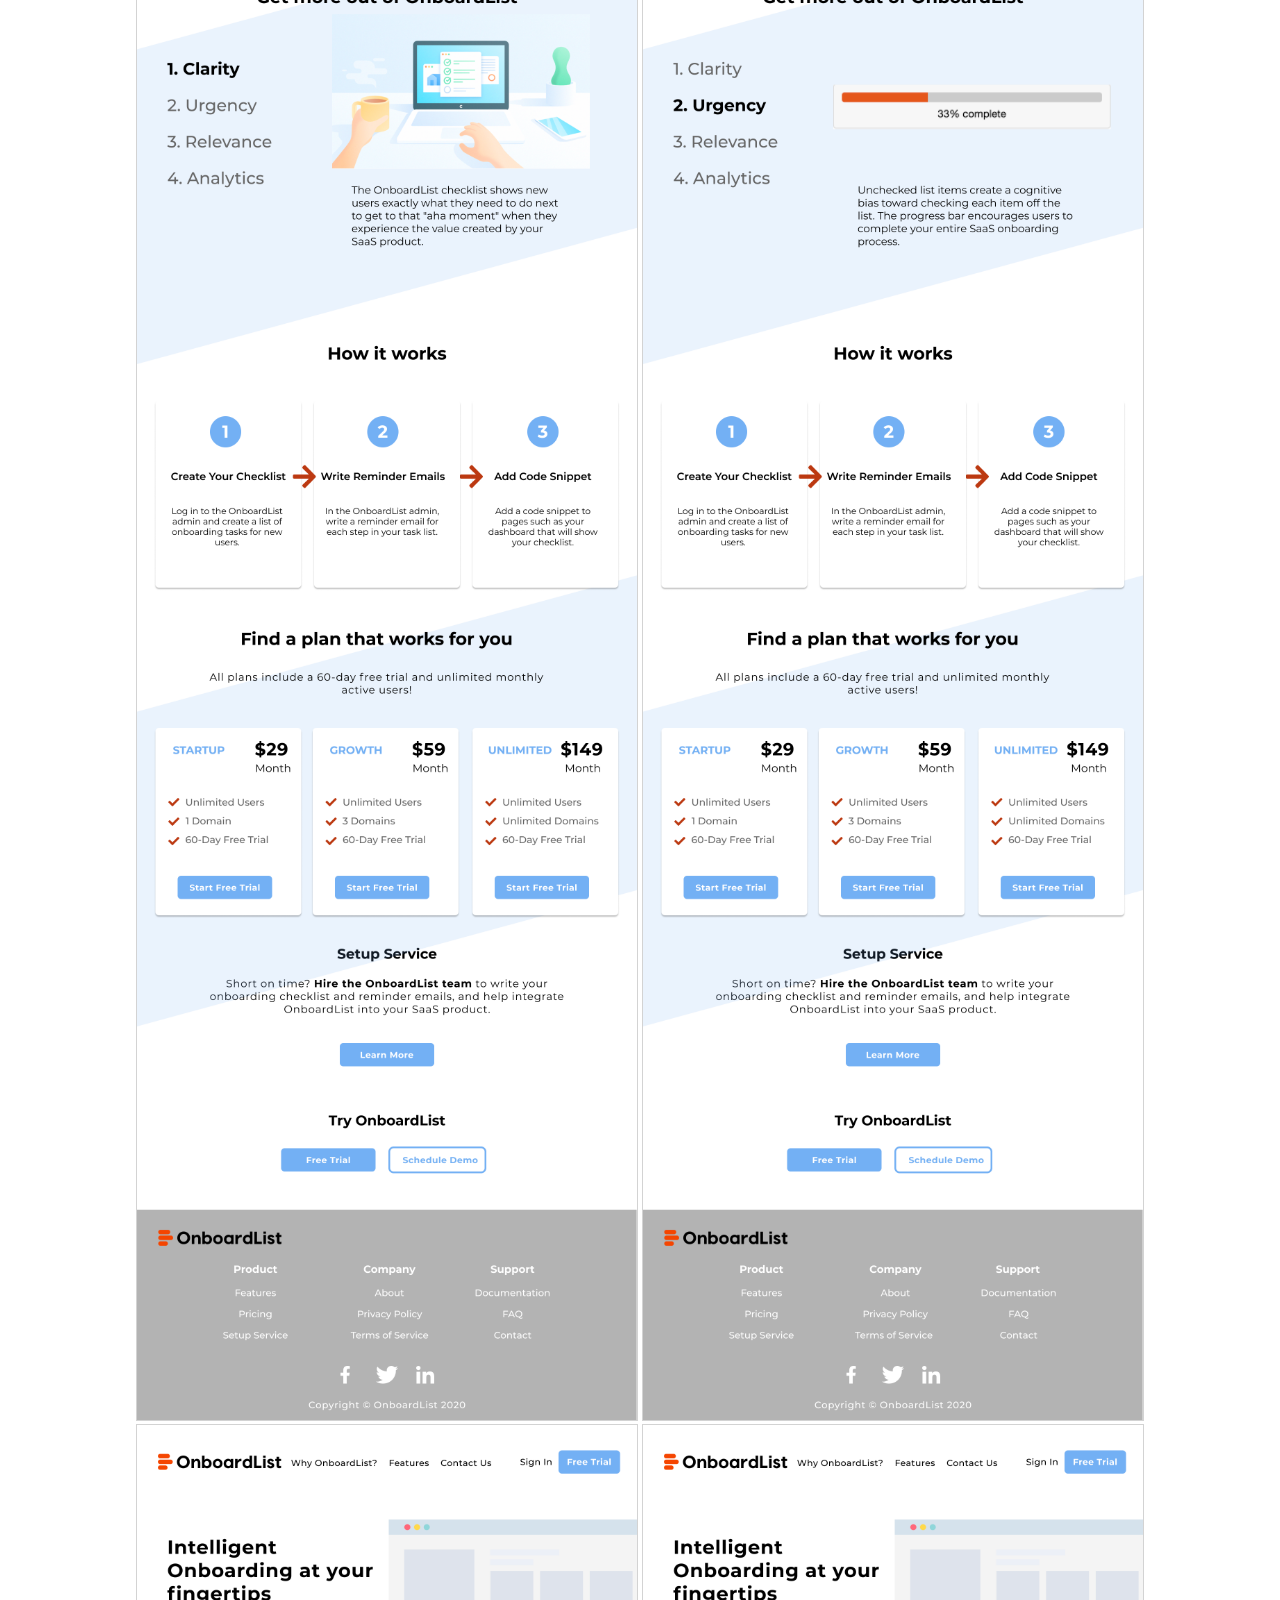
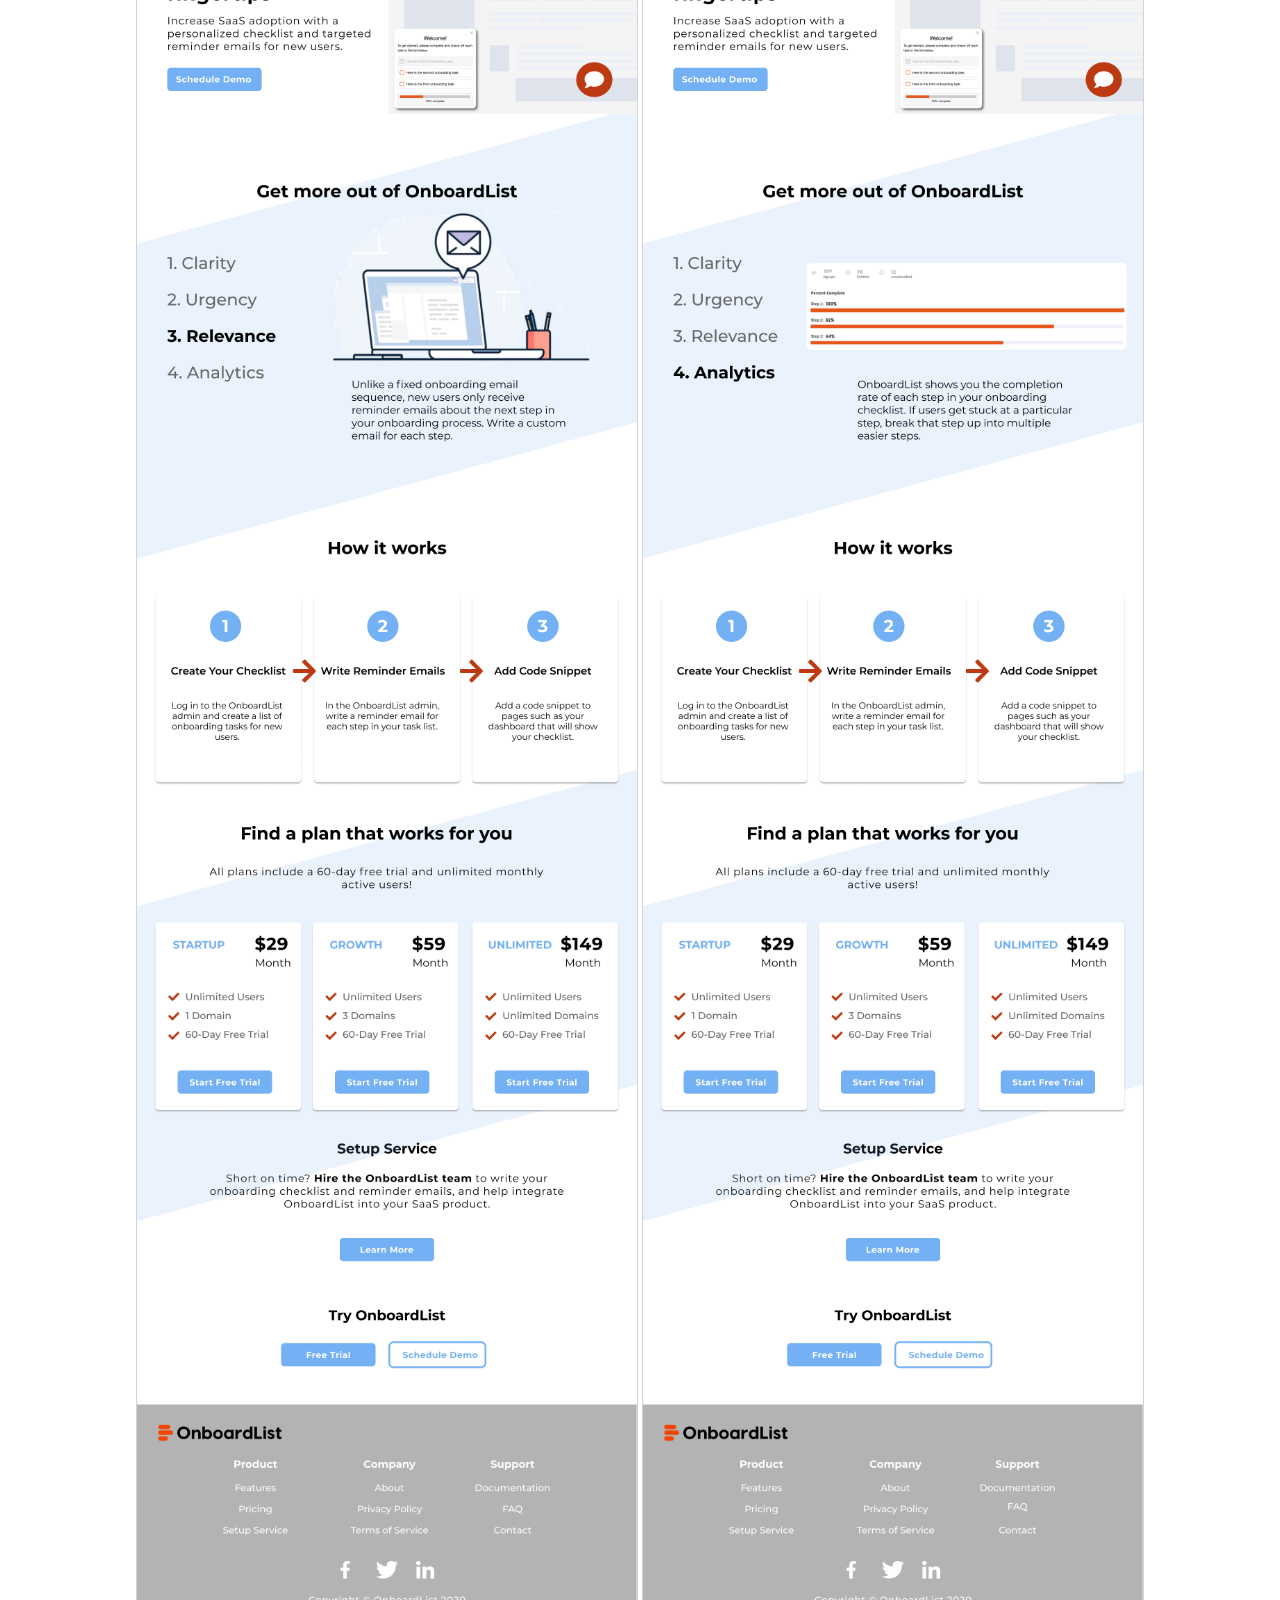
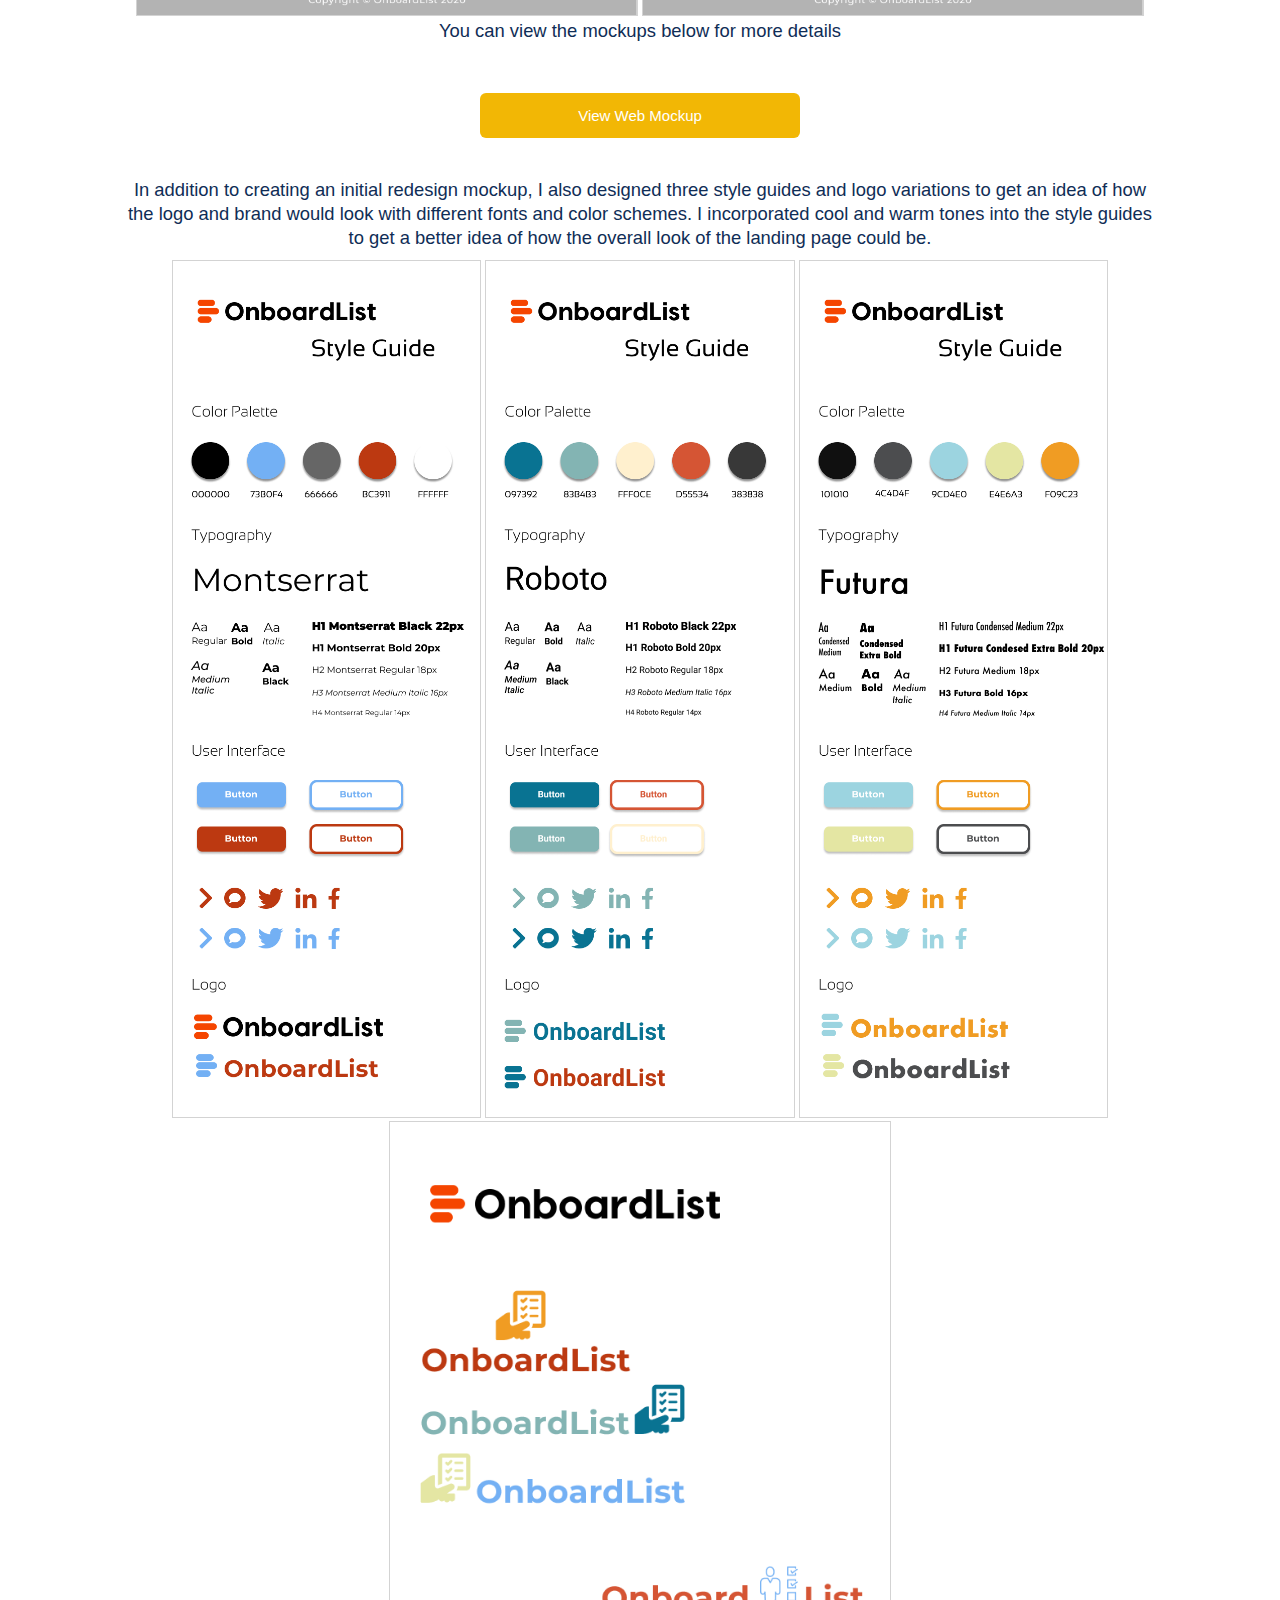
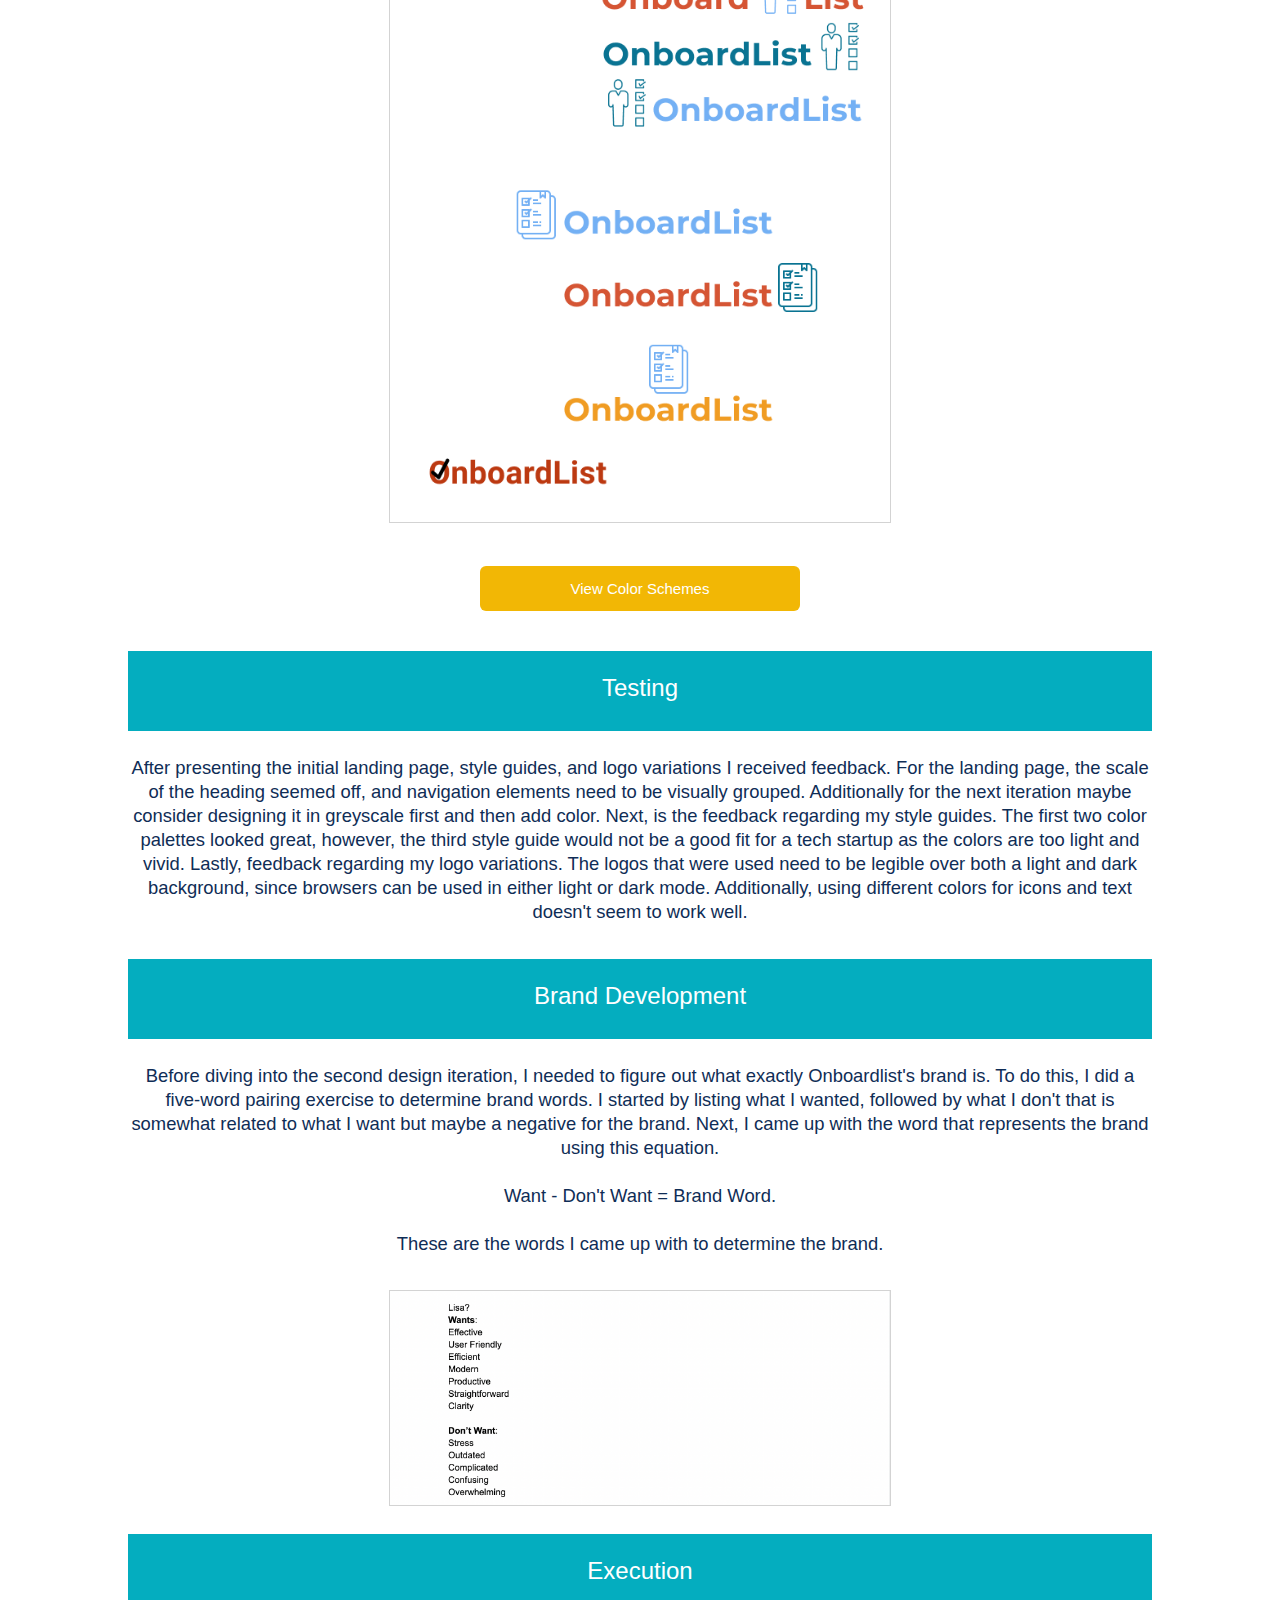
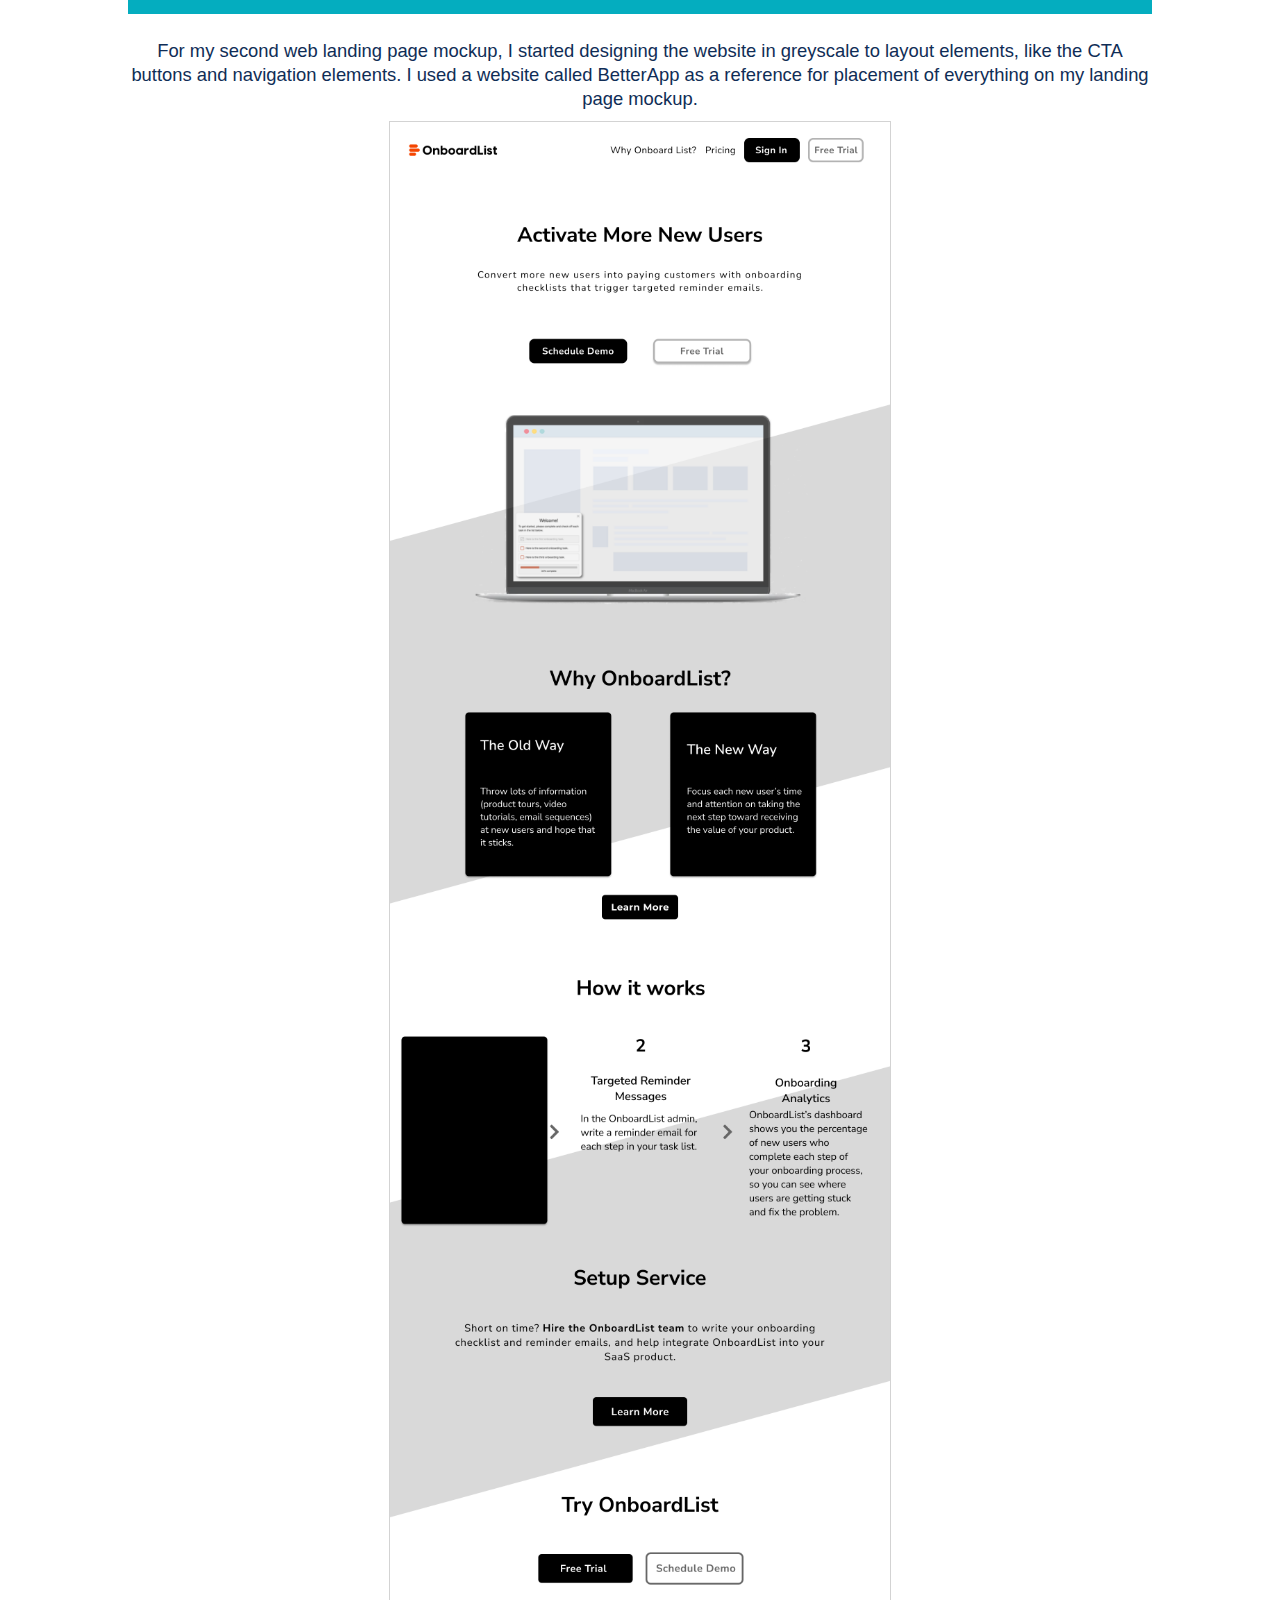
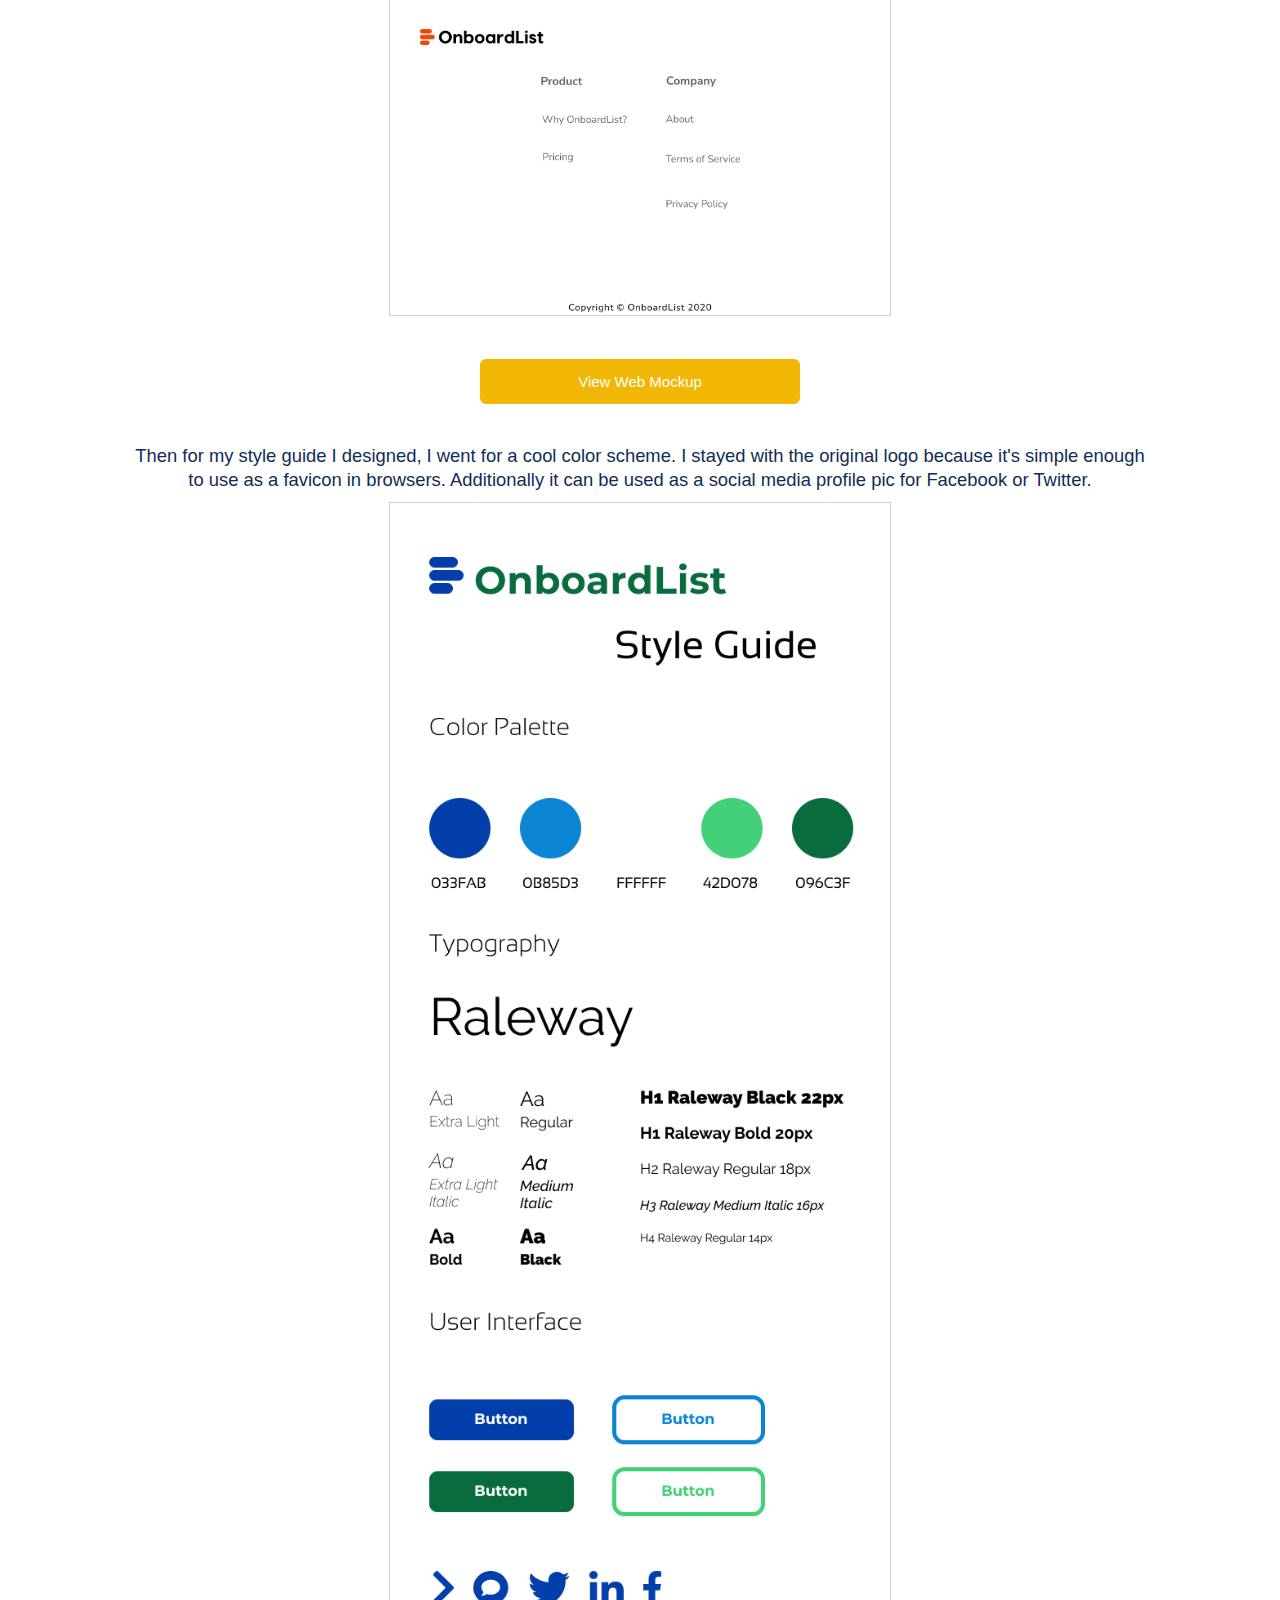
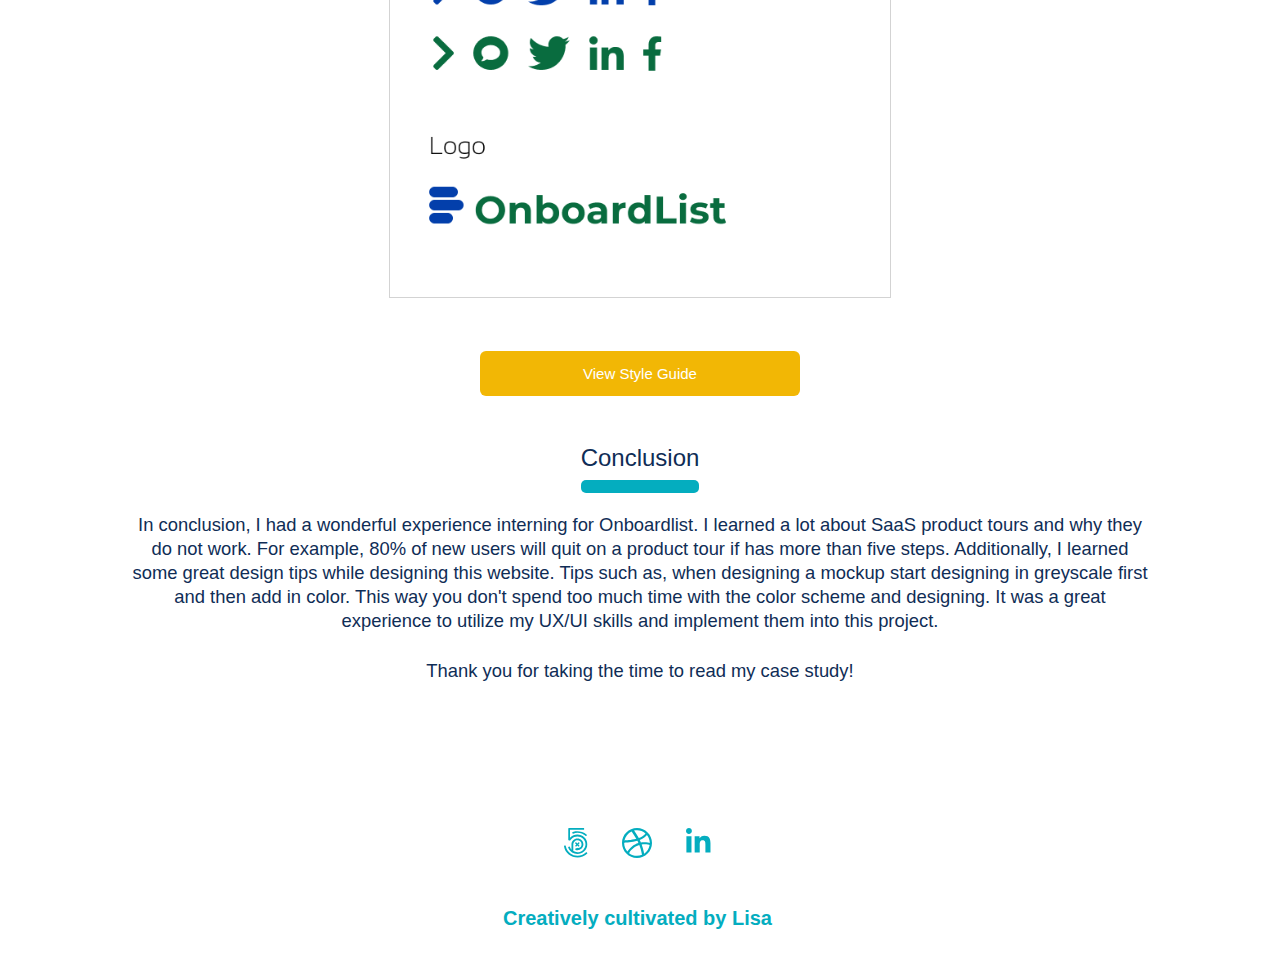
<file: onboardlist.html>
<!DOCTYPE html>
<html lang="en" dir="ltr">
  <head>
    <meta charset="utf-8">
    <meta name="viewport" content="width=device-width, initial-scale=1">
    <link rel="stylesheet" type="text/css" href="css/reset.css">
    <link rel="stylesheet" type="text/css" href="css/style-mobile.css">
    <link rel="stylesheet" type="text/css" href="css/style-desktop.css">
    <link rel="stylesheet" type="text/css" href="css/style-tablet.css">
    <link href="https://fonts.googleapis.com/css2?family=Manrope&display=swap" rel="stylesheet">
    <link rel="stylesheet" href="https://cdnjs.cloudflare.com/ajax/libs/font-awesome/4.7.0/css/font-awesome.min.css">

    <title> Lisa Stanton | Design Portfolio </title>
  </head>
  <body>
    <div class="top-bar">
      <a href="index.html"> <img id="logo" src="images/logo.jpg" alt="image of logo"> </a>

      <!-- FULL SCREEN -->
      <nav class="menu">
        <ul>
          <!-- <li><a href="index.html">Work</a></li> -->
          <li><a href="about.html">About</a></li>
          <li><a href="images/lisastantonresupdated.pdf" download>Resume</a></li>
          <li><a href="contactpage.html">Contact</a></li>
        </ul>
      </nav>

      <!-- MOBILE -->
      <div class="topnav">
        <div id="navLinks">
          <a href="about.html">About</a>
          <a href="images/lsresume.pdf" download>Resume</a>
          <a href="contactpage.html">Contact</a>
        </div>
        <a href="javascript:void(0);" class="icon" onclick="toggleNavBar()">
          <i class="fa fa-bars"></i>
        </a>
      </div>

    </div>

    <div class="content">

      <div class="project-summary">
        <div class="container">
          <div class="preview-container">
            <img id="oblist" src="images/mockuponboardlist.png" alt="image of onboardlist">
          </div>
          <div class="summary-right-side">
            <h3 id="project-name">Onboardlist</h3>
            <div id="buttons-container">
              <a class ="button" href="https://www.onboardlist.com/">View Web Link</a>
            </div>
            <div class="wrapper">
              <h4>Roles</h4>
              <ul class="roles">
                <li class="box">UX/UI Design</li>
                <li class="box">Branding</li>
                <li class="box">Visual Design</li>
              </ul>
            </div>
          </div>
        </div>
        <div class="problem-solution-container">
          <div class="problem-solution">
            <h4 id="problem">Problem</h4>
            <p>
              Imagine your first time using new software. You create an account and you're finally ready to test it out. However, you have to click multiple times to get the software's product tour to get to the reason why you wanted to use the product in the first place. In most cases, users end up giving up or skipping the product tour entirely, which can be tiresome and lead to even more confusion on how to use the product.
            </p>
          </div>
          <div class="problem-solution">
            <h4 id="solution">Solution</h4>
            <p>
               Onboardlist is a SaaS tool to help businesses convert more users with easy-to-follow personalized checklists and reminder emails to give to users widgets to show them what is needed and how to use the features.
            </p>
            <ul>

            </ul>
          </div>
        </div>
      </div>
                      <!-- case study section  -->



        <section class="full-width-banner">
          <h4 id="implementing-early">Early Implementing </h4>
        </section>
        <p>
        For early implementing, I referred to other SaaS websites, like Slack, Spotify and Dropbox. From there I was able to come up with an inital redesign mockup for Onboardlist. I incorporated some elements from the original website such as navigation at the header of the website, as well as elements from the other Saas websites.</p>
        <section>
          <img class="border iterations" src="images/lpclarity.png" alt="image of onboardlist">
          <img class="border iterations" src="images/lpurgency.png" alt="image of onboardlist">
          <img class="border iterations" src="images/lprelevance.png" alt="image of onboardlist">
          <img class="border iterations" src="images/lpanalytics.png" alt="image of onboardlist">
        </section>
        <p>You can view the mockups below for more details</p>
        <a class ="button" href="https://www.figma.com/file/CiSUsraMnXESeCCd7iU4AP/OnboardList-Landing-Page-Idea?node-id=0%3A1">View Web Mockup</a>


        <p>In addition to creating an initial redesign mockup, I also designed three style guides and logo variations to get an idea of how the logo and brand would look with different fonts and color schemes. I incorporated cool and warm tones into the style guides to get a better idea of how the overall look of the landing page could be.
        </p>
        <section id="style-guides">
          <img class="border style-guide" src="images/styleguideone.png" alt="image of style guide">
          <img class="border style-guide" src="images/styleguidetwo.png" alt="image of second style guide">
          <img class="border style-guide" src="images/styleguidethree.png" alt="image of third style guide">
          <img class="border" src="images/logovariations.png" alt="image of logos">
        </section>
      <a class ="button" href="https://www.figma.com/file/ePnXOAnQQbWuAXBtyZkydY/Style-Guides-3-Variations?node-id=0%3A1">View Color Schemes</a>

      <section class="execution-testing-box full-width-banner">
        <h4>Testing</h4>
      </section>

      <p>After presenting the initial landing page, style guides, and logo variations I received feedback. For the landing page, the scale of the heading seemed off, and navigation elements need to be visually grouped. Additionally for the next iteration maybe consider designing it in greyscale first and then add color.

      Next, is the feedback regarding my style guides. The first two color palettes looked great, however, the third style guide would not be a good fit for a tech startup as the colors are too light and vivid.

      Lastly, feedback regarding my logo variations. The logos that were used need to be legible over both a light and dark background, since browsers can be used in either light or dark mode. Additionally, using different colors for icons and text doesn't seem to work well.

      <section class="full-width-banner brand-dev">
        <h4 id="brand-dev">Brand Development</h4>
      </section>
      <p>
        Before diving into the second design iteration, I needed to figure out what exactly Onboardlist's brand is. To do this, I did a five-word pairing exercise to determine brand words. I started by listing what I wanted, followed by what I don't that is somewhat related to what I want but maybe a negative for the brand. Next, I came up with the word that represents the brand using this equation.<br>

        <br>Want - Don't Want = Brand Word.<br>

        <br>These are the words I came up with to determine the brand.<br>
      <br>
      <section>
        <img class="border" src="images/brandwords.png" alt="image of brandwords">
      </section>
      <section class="execution-testing-box full-width-banner">
        <h4 id="execution-testing">Execution</h4>
      </section>
      <p>
        For my second web landing page mockup, I started designing the website in greyscale to layout elements, like the CTA buttons and navigation elements. I used a website called BetterApp as a reference for placement of everything on my landing page mockup.
      </p>
        <section>
          <img class="border iterations" src="images/landingpageiterationtwo.png" alt="">
        </section>
        <a class="button" href="">View Web Mockup</a>
        <p>
          Then for my style guide I designed, I went for a cool color scheme. I stayed with the original logo because it's simple enough to use as a favicon in browsers.  Additionally it can be used as a social media profile pic for Facebook or Twitter.
        </p>
        <section>
          <img class="border" src="images/styleguidefour.png" alt="style guide four">
        </section>
        <p>

        </p>
        <a class="button" href="">View Style Guide</a>
      </section>

      <section class="conclusion-box">
        <div class="subtitle-container">
          <h4 class="subtitle"> Conclusion </h4>
          <div class="border-line"></div>
        </div>
        <p>
          In conclusion, I had a wonderful experience interning for Onboardlist. I learned a lot about SaaS product tours and why they do not work. For example, 80% of new users will quit on a product tour if has more than five steps. Additionally, I learned some great design tips while designing this website. Tips such as, when designing a mockup start designing in greyscale first and then add in color. This way you don't spend too much time with the color scheme and designing. It was a great experience to utilize my UX/UI skills and implement them into this project.
        </p>
        <br />
        <p>
          Thank you for taking the time to read my case study!
        </p>
      </section>

    </div> <!-- content -->

    <script src="javascript/script.js"></script>

  <!-- Global site tag (gtag.js) - Google Analytics -->
  <script async src="https://www.googletagmanager.com/gtag/js?id=UA-163091231-1"></script>
  <script>
    window.dataLayer = window.dataLayer || [];
    function gtag(){dataLayer.push(arguments);}
    gtag('js', new Date());

    gtag('config', 'UA-163091231-1');
  </script>

</body>


<footer id="footer">
  <div id="footer-contents">
    <a href="https://500px.com/lisvmonet"><img src="images/500px.svg" alt="500px"></a>
    <a href="https://dribbble.com/lisvstvn"><img src="images/dribbble.svg" alt="dribbble"></a>
    <a href="https://www.linkedin.com/in/lisastan/"><img src="images/linkedin.svg" alt="linkedin"></a>
  </div>
  <div class="made-by">
    <p id="cc">Creatively cultivated by Lisa</p>
  </div>
</footer>
</html>
</file>
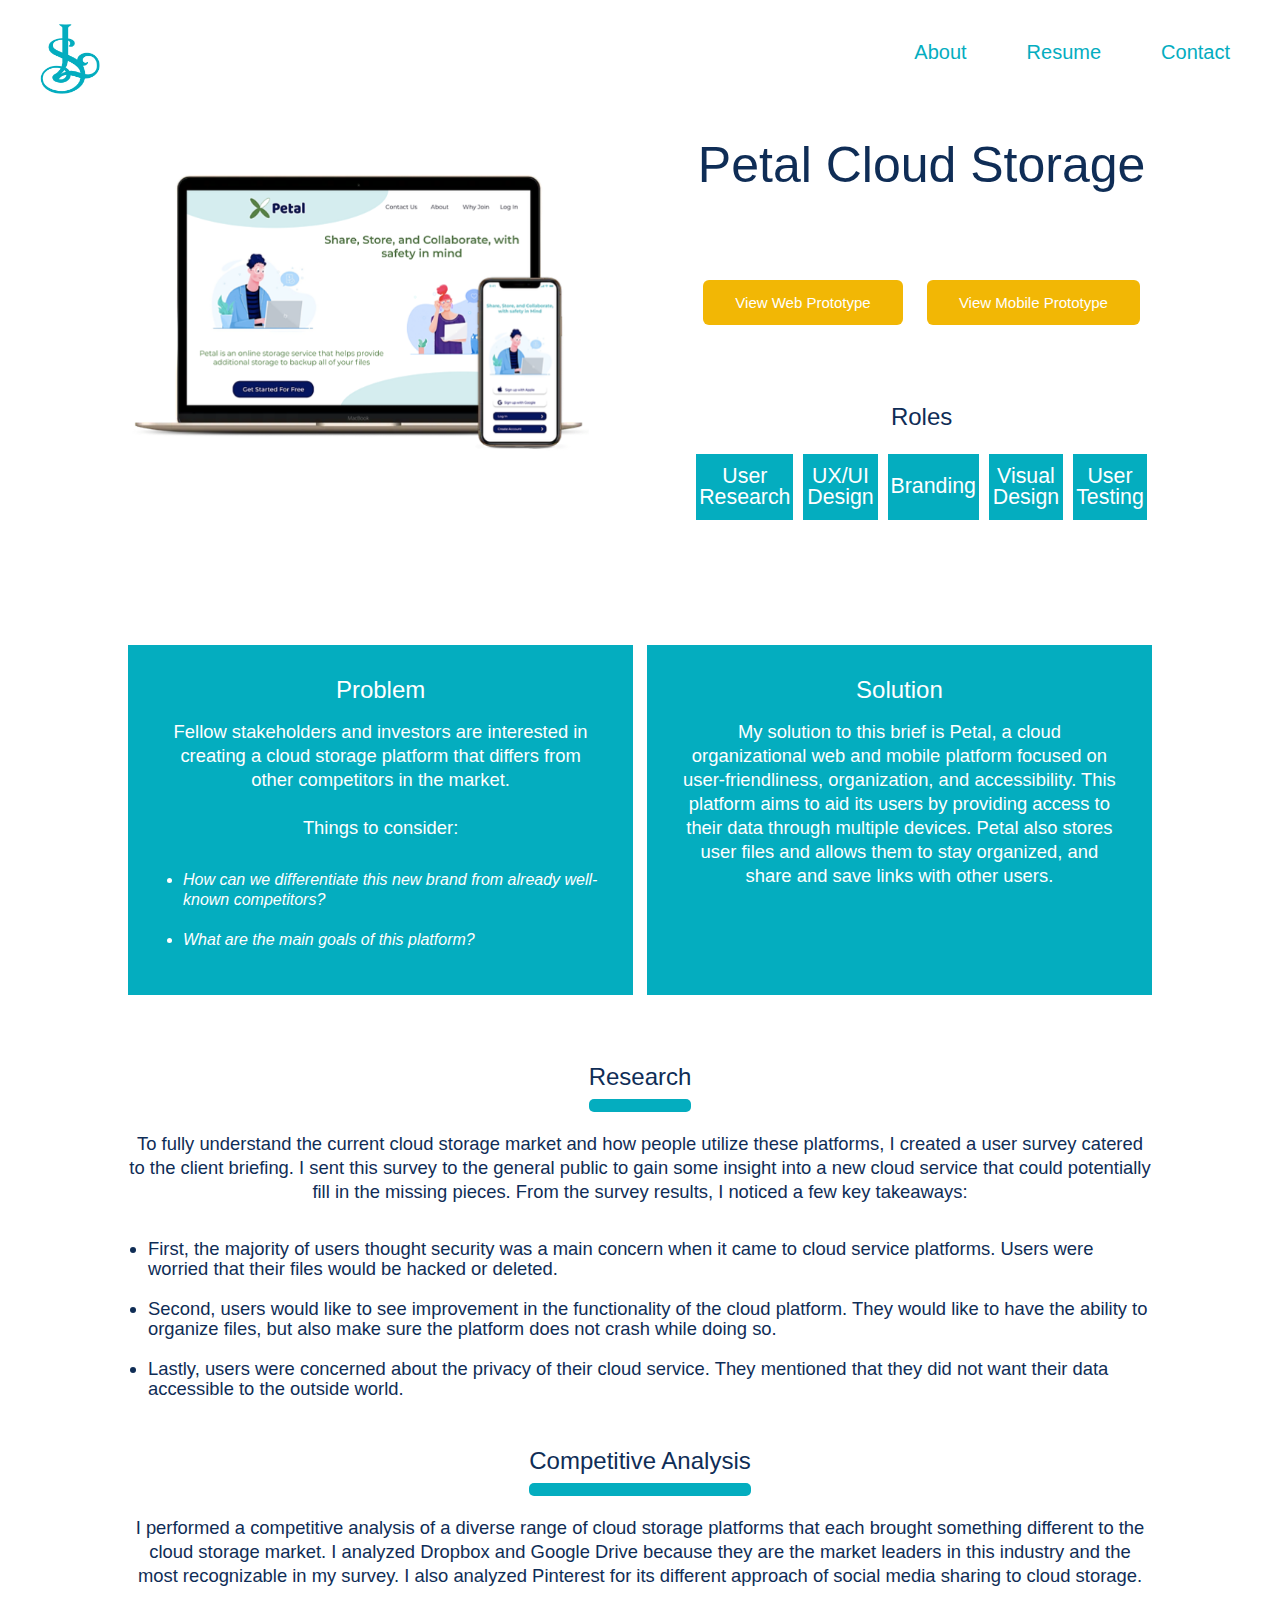
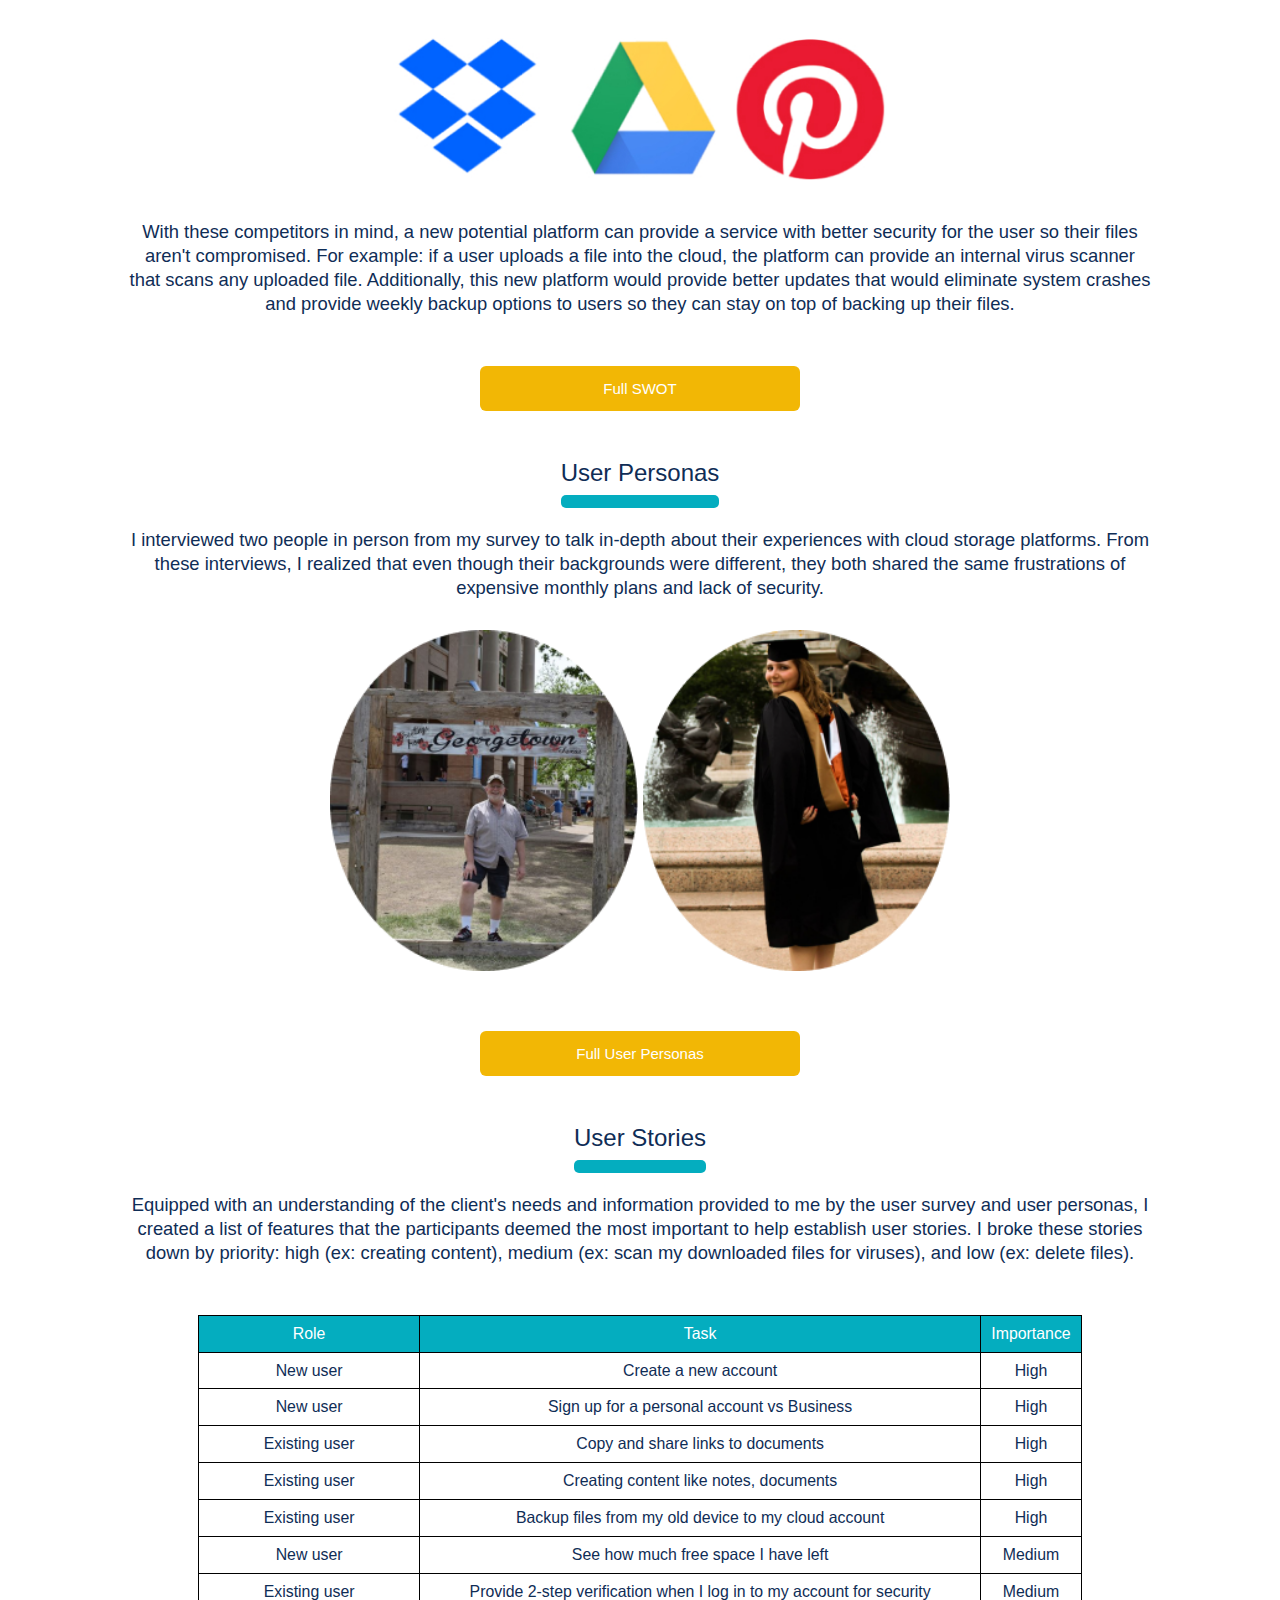
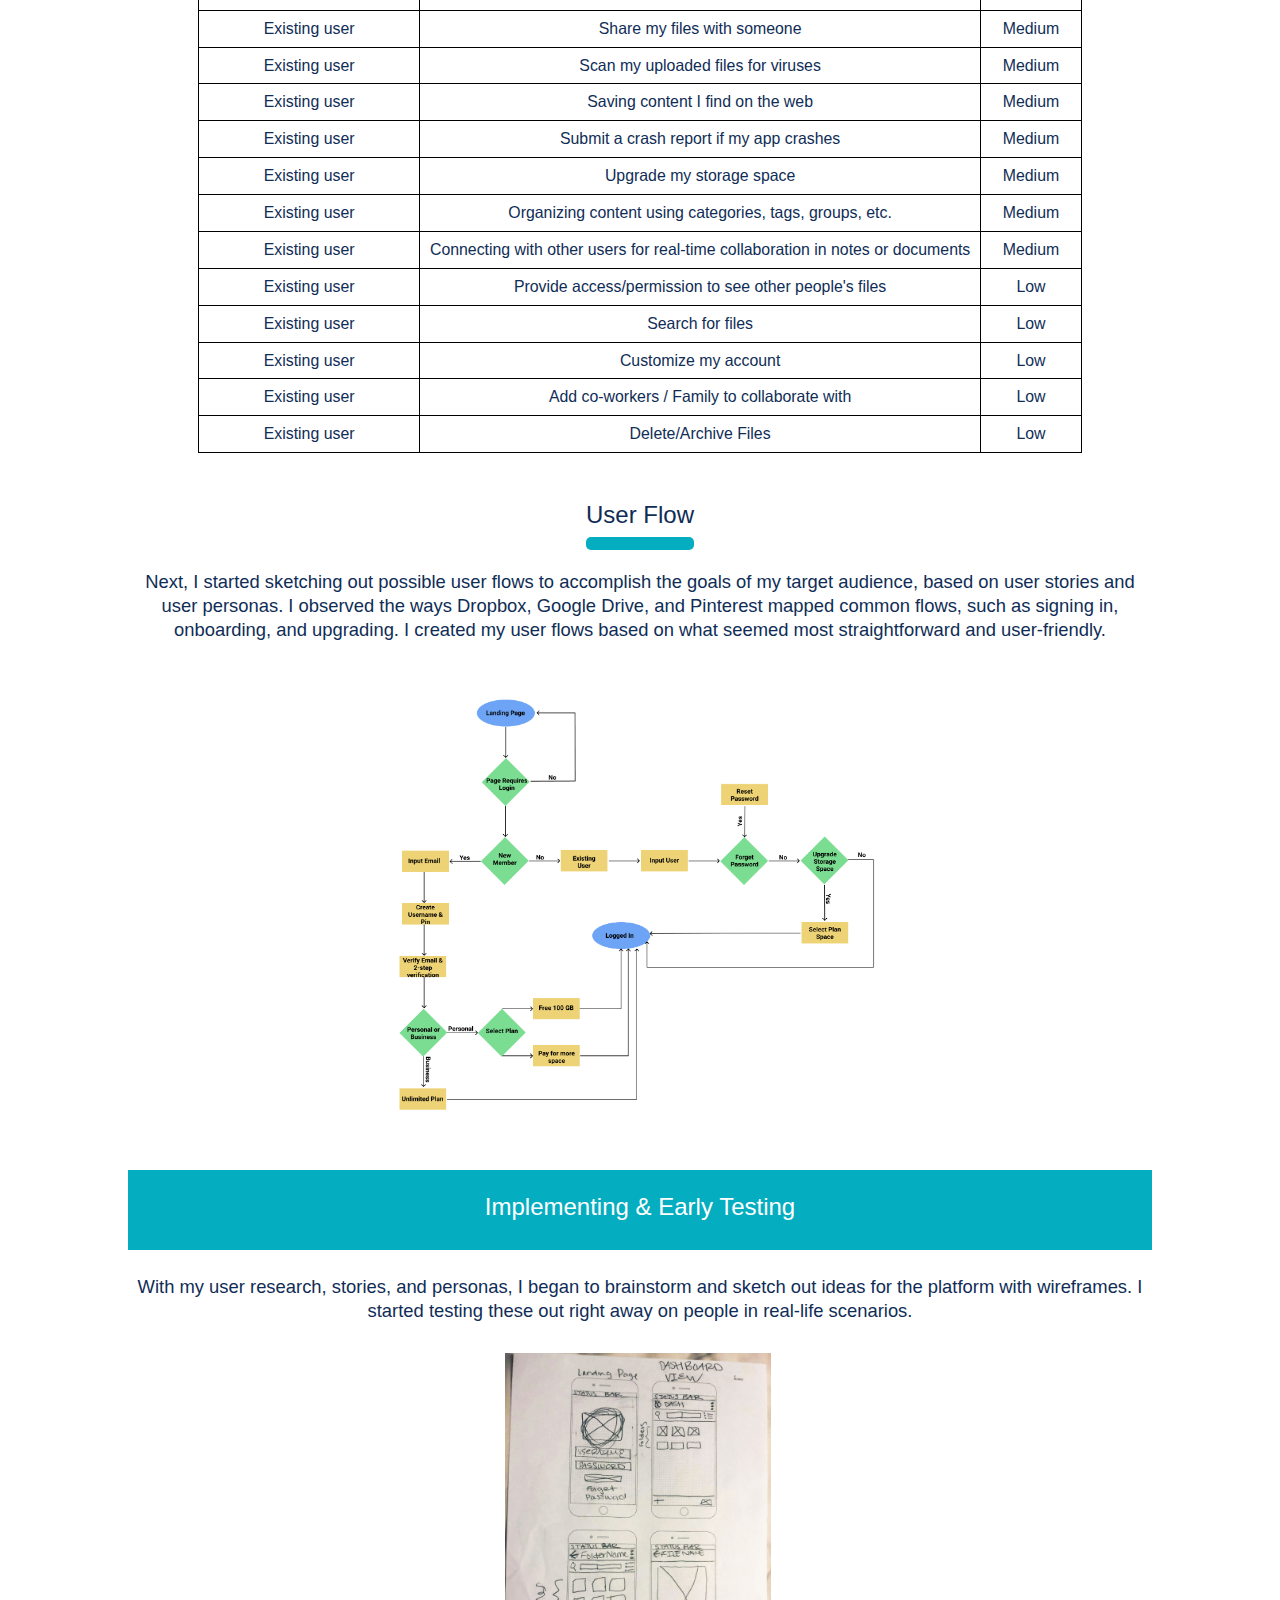
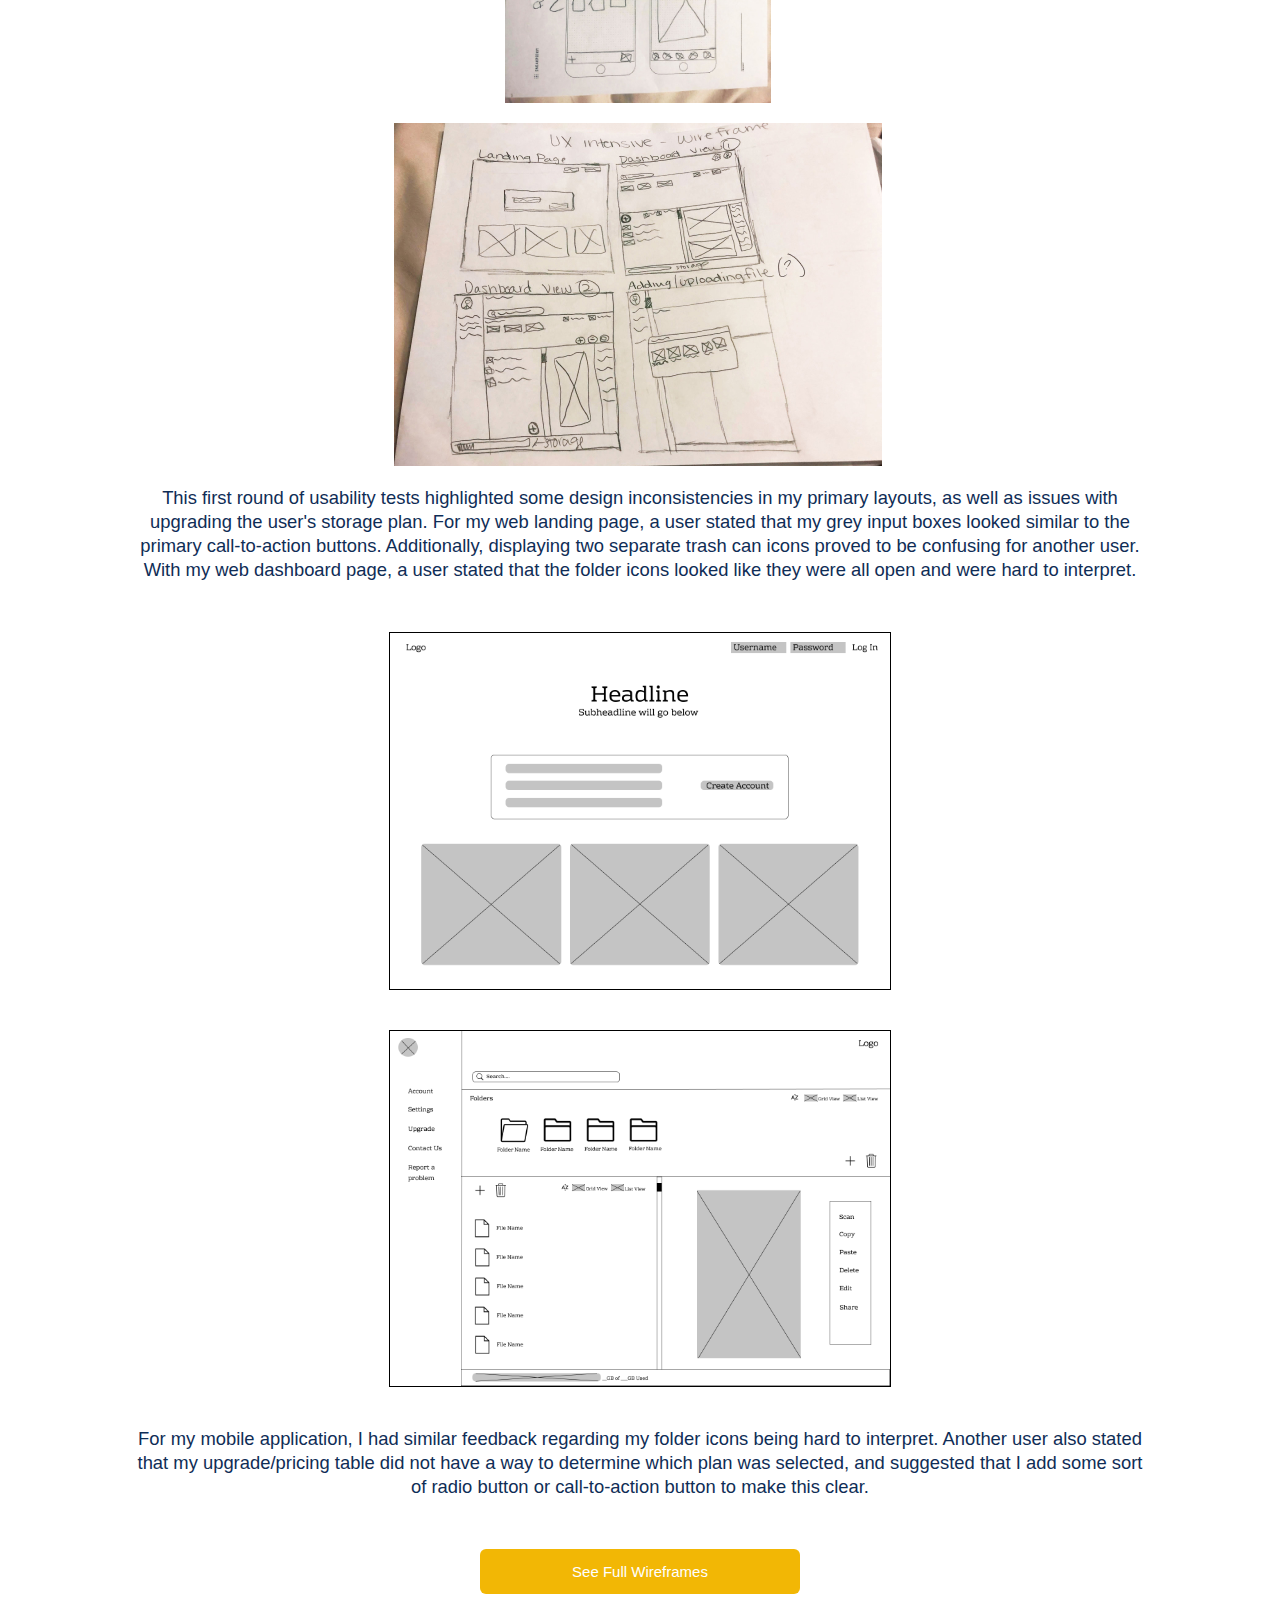
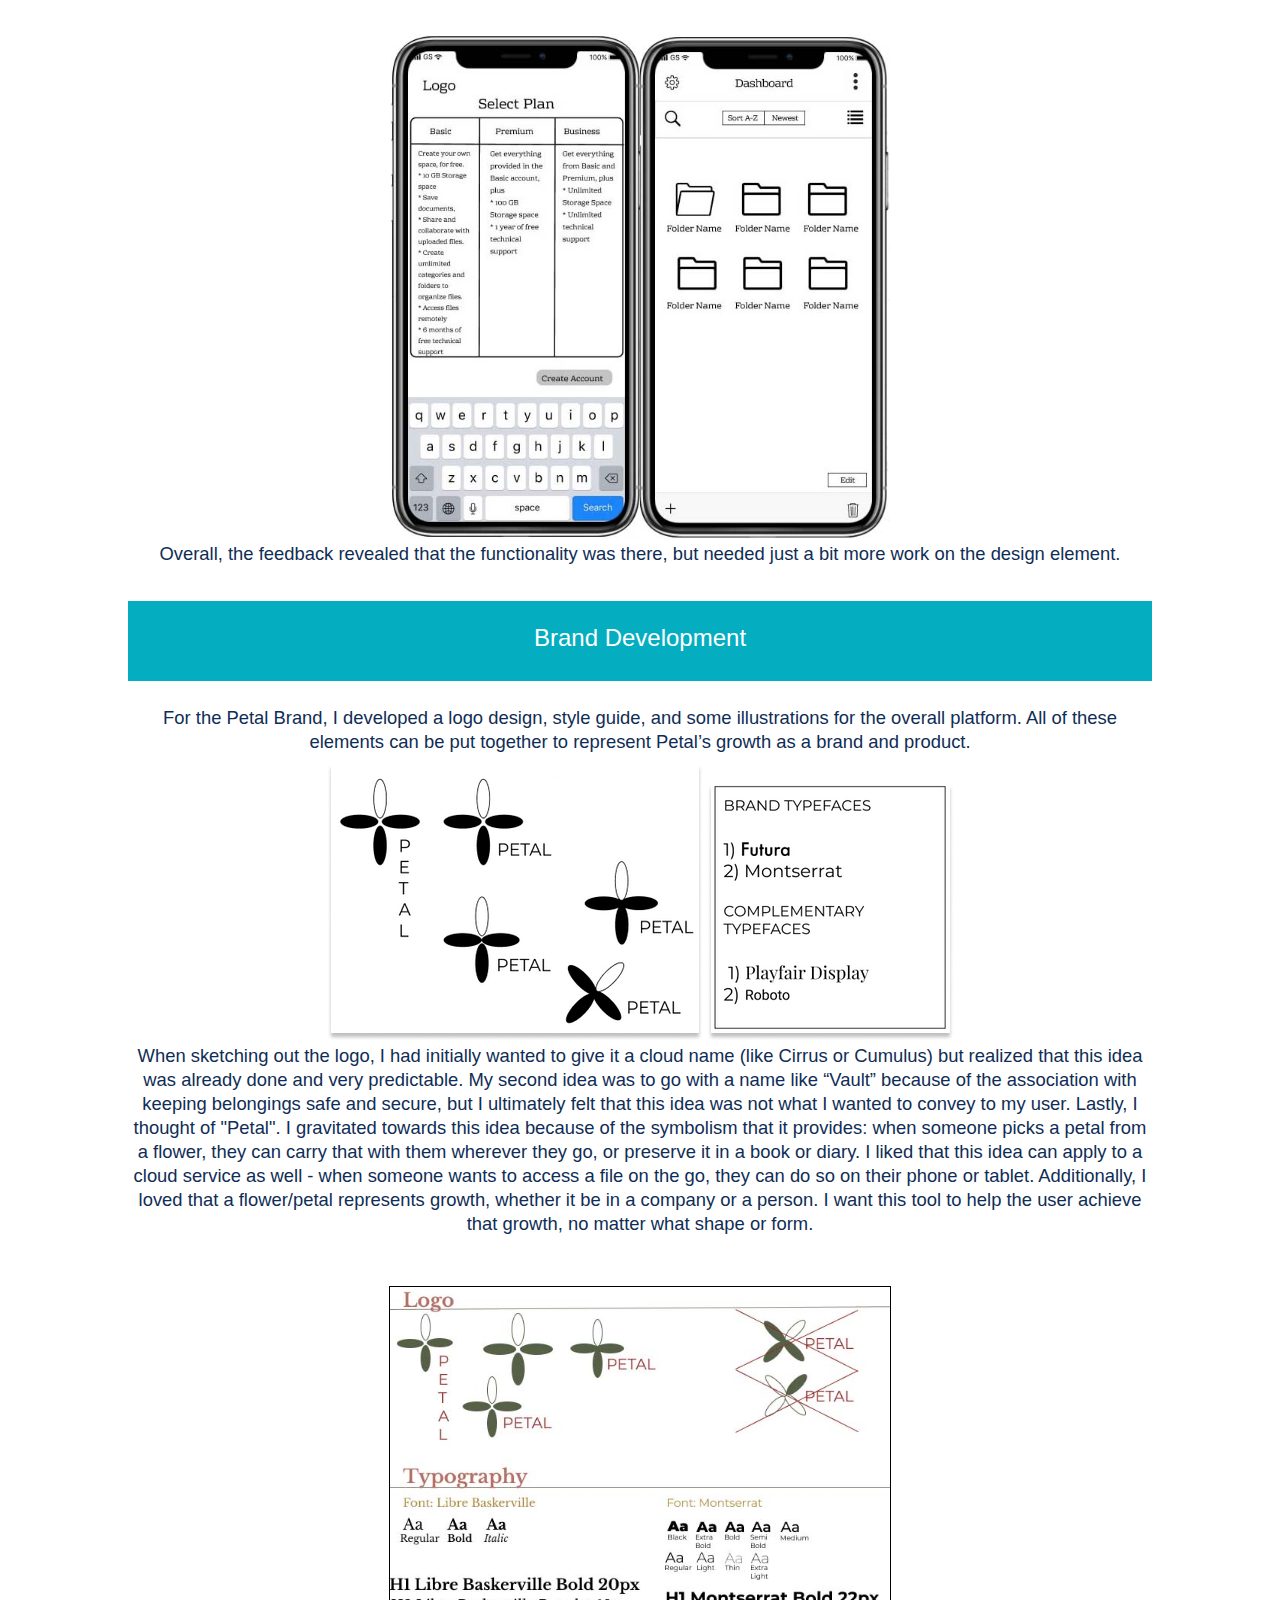
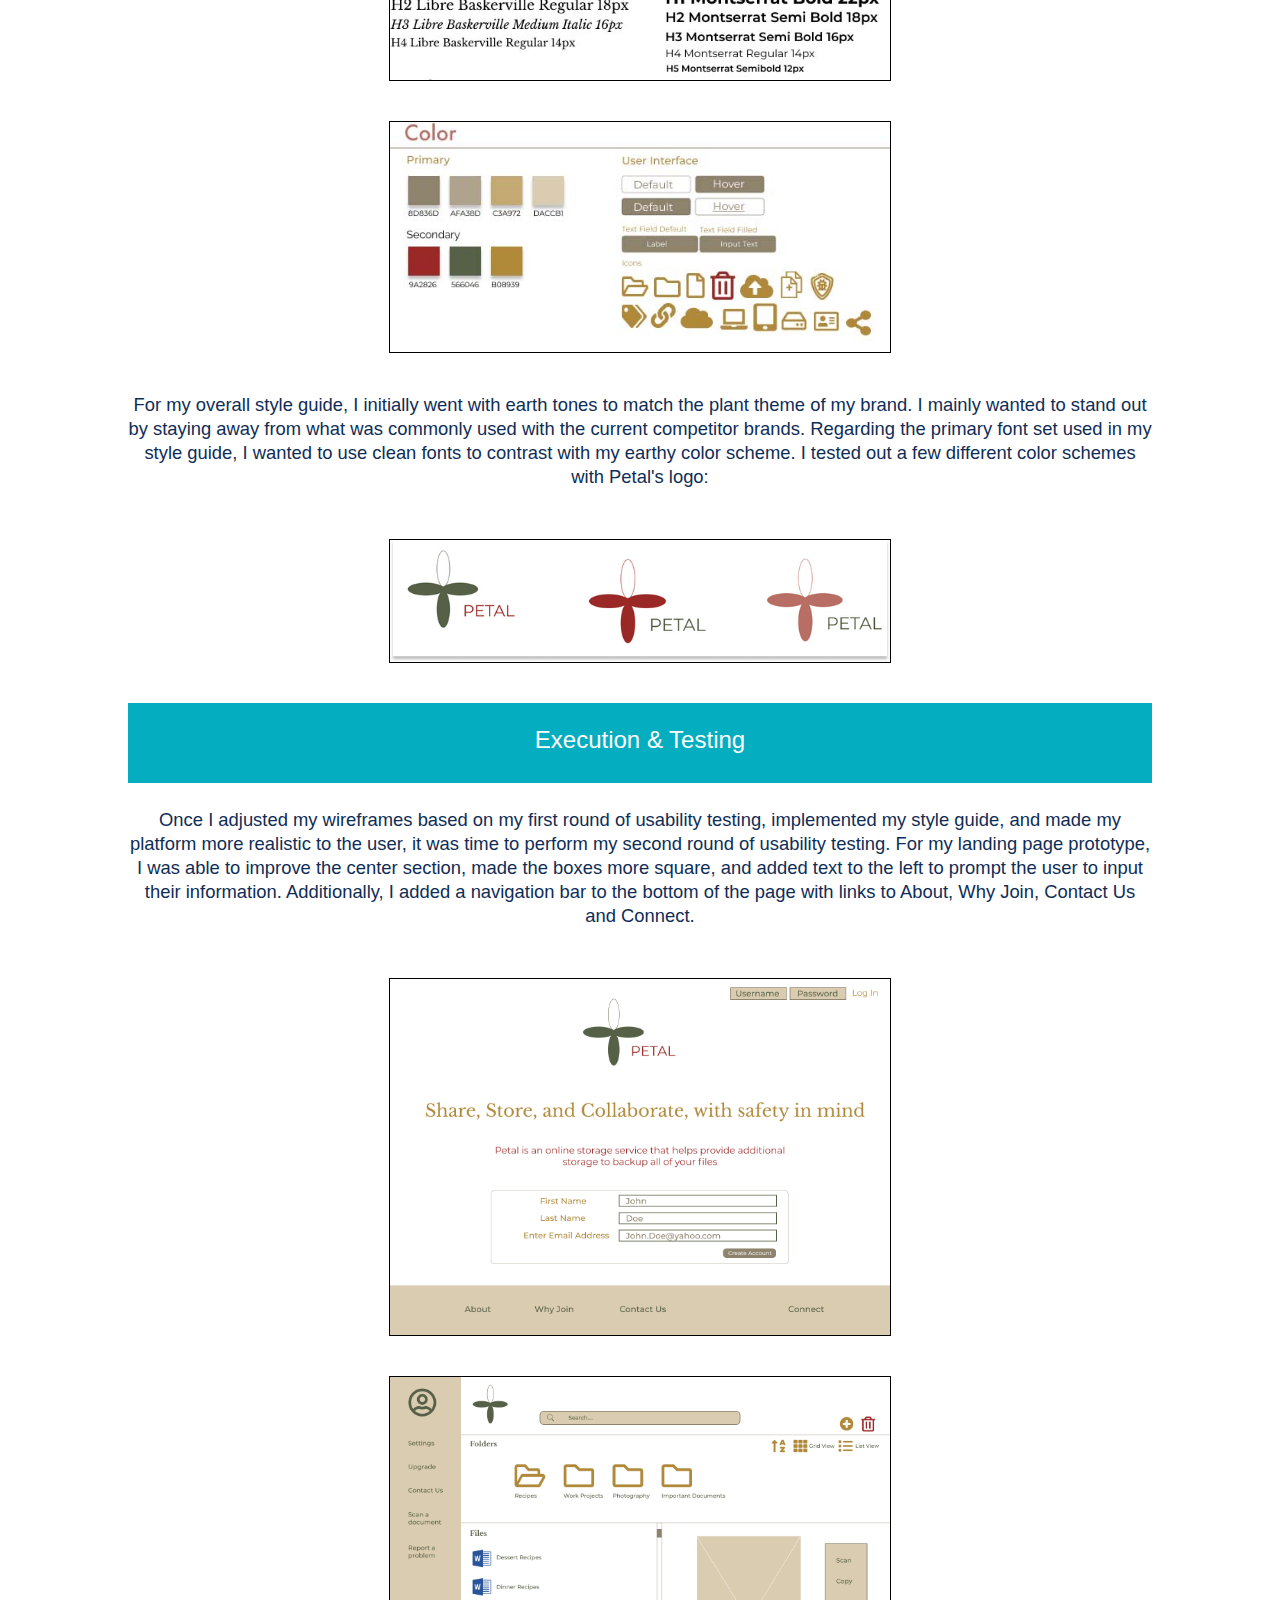
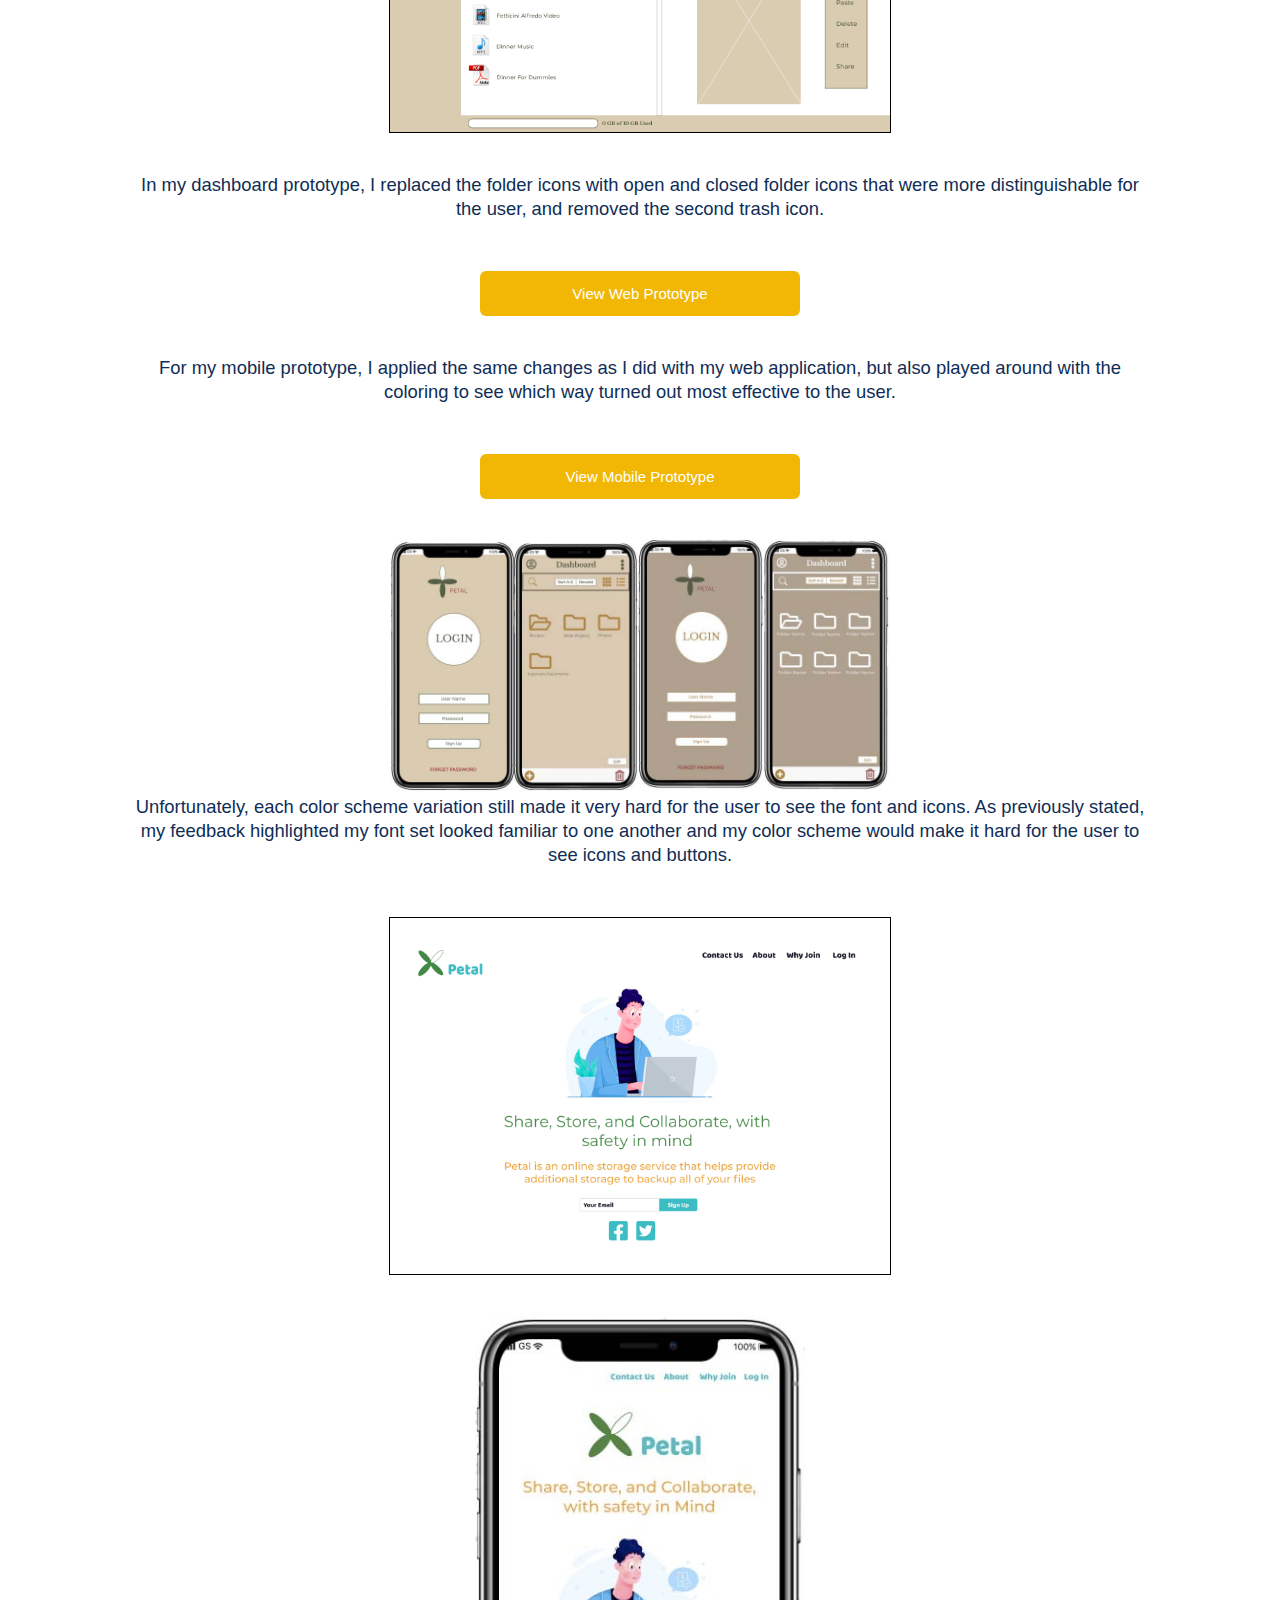
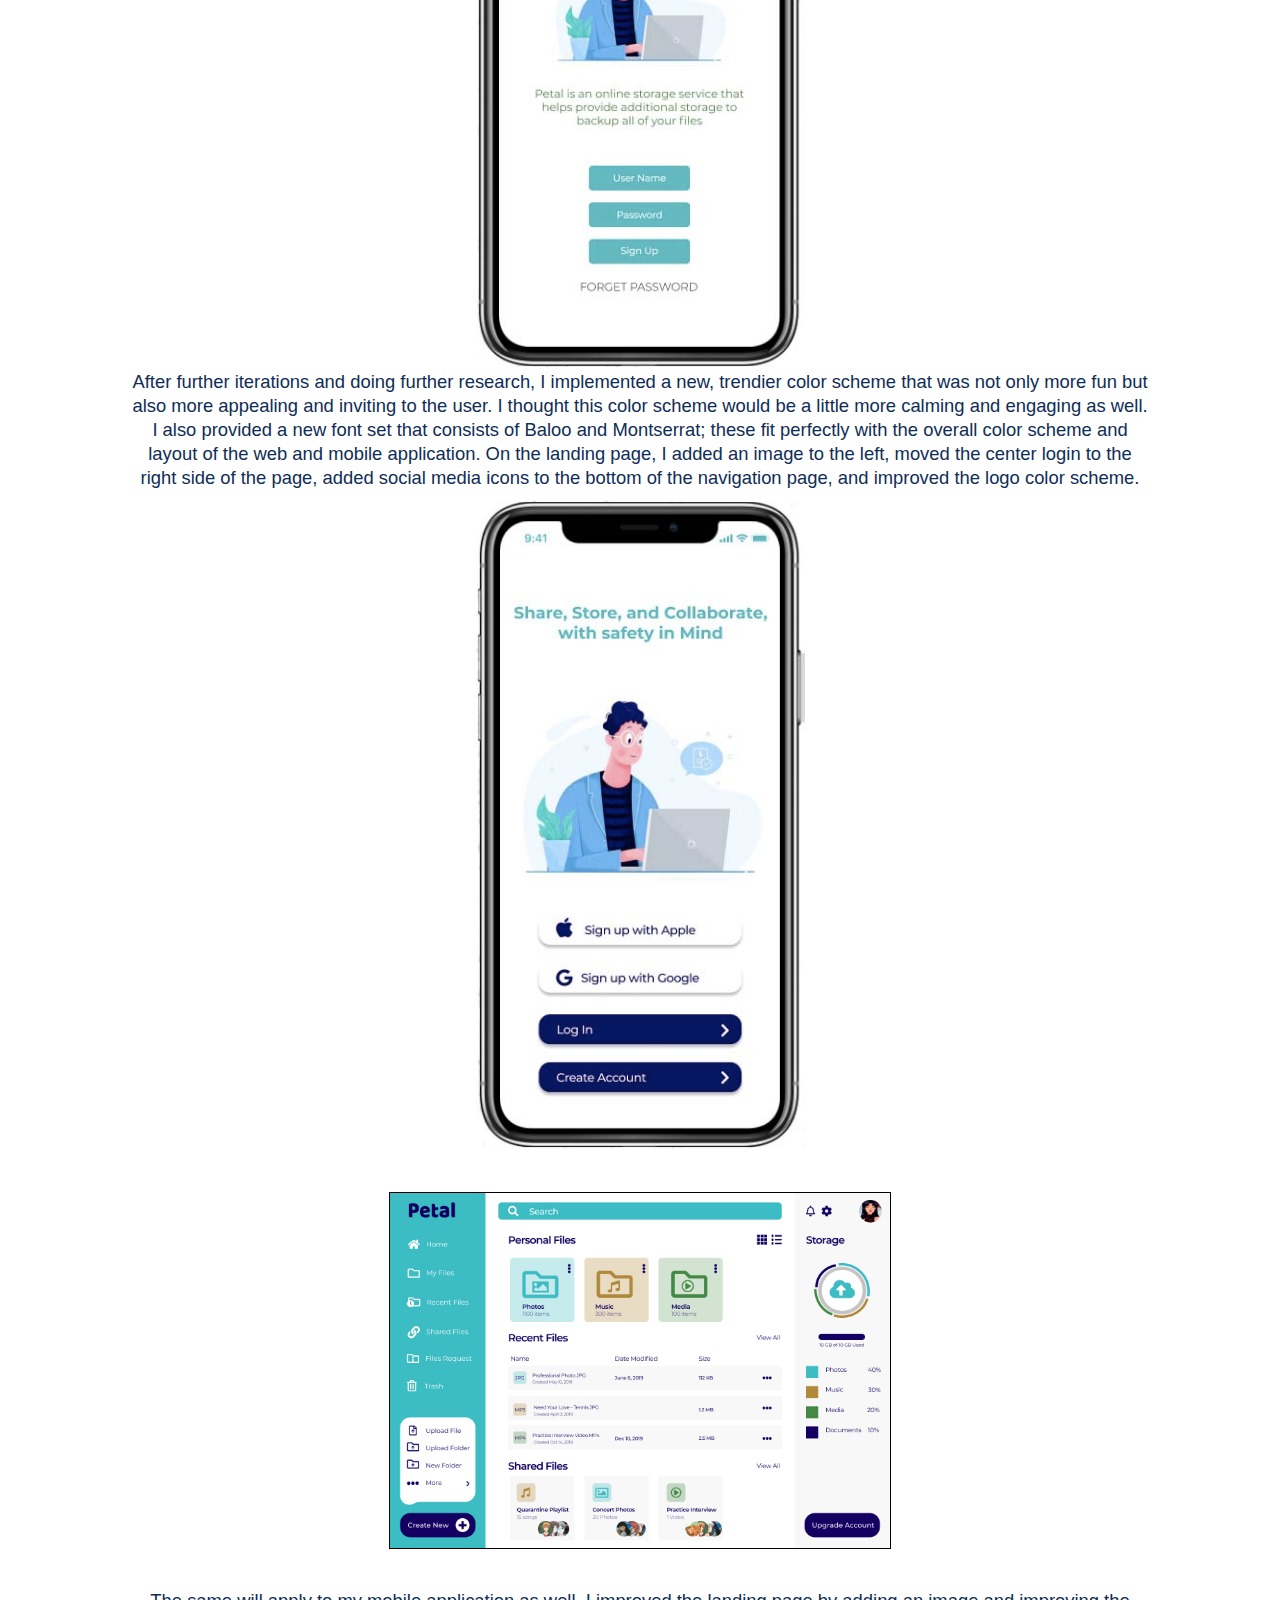
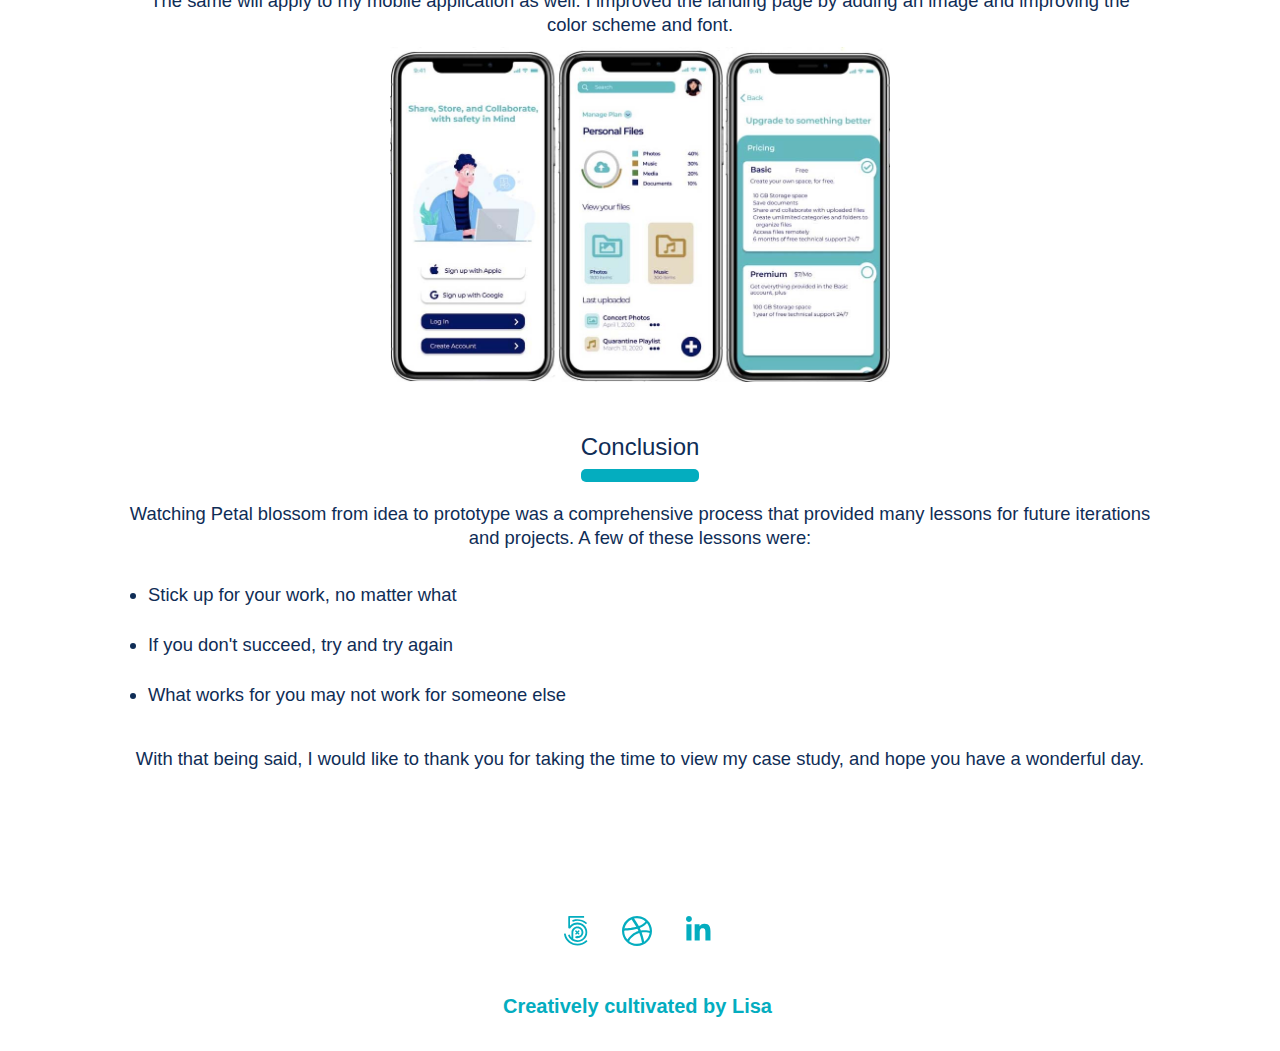
<file: petal.html>
<!DOCTYPE html>
<html lang="en" dir="ltr">
  <head>
    <meta charset="utf-8">
    <meta name="viewport" content="width=device-width, initial-scale=1">
    <link rel="stylesheet" type="text/css" href="css/reset.css">
    <link rel="stylesheet" type="text/css" href="css/style-mobile.css">
    <link rel="stylesheet" type="text/css" href="css/style-desktop.css">
    <link rel="stylesheet" type="text/css" href="css/style-tablet.css">
    <link rel="stylesheet" href="https://cdnjs.cloudflare.com/ajax/libs/font-awesome/4.7.0/css/font-awesome.min.css">
    <link href="https://fonts.googleapis.com/css2?family=Manrope:wght@500&display=swap" rel="stylesheet">


    <title> Lisa Stanton | Design Portfolio </title>
  </head>
  <body id="petal">
    <div class="top-bar">
      <a href="index.html"> <img id="logo" src="images/logo.jpg" alt="image of logo"> </a>

      <!-- FULL SCREEN -->
      <nav class="menu">
        <ul>
          <!-- <li><a href="index.html">Work</a></li> -->
          <li><a href="about.html">About</a></li>
          <li><a href="images/lisastantonresupdated.pdf" download>Resume</a></li>
          <li><a href="contactpage.html">Contact</a></li>
        </ul>
      </nav>

      <!-- MOBILE -->
      <div class="topnav">
        <div id="navLinks">
          <a href="about.html">About</a>
          <a href="images/lsresume.pdf" download>Resume</a>
          <a href="contactpage.html">Contact</a>
        </div>
        <a href="javascript:void(0);" class="icon" onclick="toggleNavBar()">
          <i class="fa fa-bars"></i>
        </a>
      </div>

    </div>

    <div class="content">

      <div class="project-summary">
        <div class="container">
          <div class="preview-container">
            <img id="preview" src="images/petalscreen.png" alt ="screenview">
          </div>
          <div class="summary-right-side">
            <h3 id="project-name">Petal Cloud Storage</h3>
            <div id="buttons-container">
              <a class="button" href="https://www.figma.com/file/59Fegqe9CfXI7u8ZLYrFPU/CLOUD-HI-FI-WEB-MOCKUP-3.0?node-id=0%3A1">View Web Prototype</a>
              <a class="button" href="https://www.figma.com/file/jn0mEhl4gb5CvqQZmu2aA2/Cloud-HI-FI-MOBILE-MOCKUP-3.0">View Mobile Prototype</a>
            </div>
            <div class="wrapper">
              <h4>Roles</h4>
              <ul class="roles">
                <li class="box">User Research</li>
                <li class="box">UX/UI Design</li>
                <li class="box">Branding</li>
                <li class="box">Visual Design</li>
                <li class="box">User Testing</li>
              </ul>
            </div>
          </div>
        </div>
      </div>

      <div class="problem-solution-container">
        <div class="problem-solution">
          <h4 id="problem">Problem</h4>
          <p>
            Fellow stakeholders and investors are interested in creating a cloud storage platform that differs from other competitors in the market. <br /> <br /> Things to consider:
            <br />
            <ul>
              <li> <i> How can we differentiate this new brand from already well-known competitors? </i></li>
              <li> What are the main goals of this platform? </li>
            </ul>
          </p>
        </div>
        <div class="problem-solution">
          <h4 id="solution">Solution</h4>
          <p>
            My solution to this brief is Petal, a cloud organizational web and mobile platform focused on user-friendliness, organization, and accessibility. This platform aims to aid its users by providing access to their data through multiple devices. Petal also stores user files and allows them to stay organized, and share and save links with other users.
          </p>
        </div>
      </div>
                      <!-- case study section  -->

      <section class="research-box">
        <div class="subtitle-container">
          <h4 class="subtitle">Research</h4>
          <div class="border-line"></div>
        </div>
        <p>
          To fully understand the current cloud storage market and how people utilize these platforms, I created a user survey catered to the client briefing. I sent this survey to the general public to gain some insight into a new cloud service that could potentially fill in the missing pieces. From the survey results, I noticed a few key takeaways:
        </p>
        <ul id="research-bullets">
          <li>
            First, the majority of users thought security was a main concern when it came to cloud service platforms. Users were worried that their files would be hacked or deleted.
          </li>
          <li>
            Second, users would like to see improvement in the functionality of the cloud platform. They would like to have the ability to organize files, but also make sure the platform does not crash while doing so.
          </li>
          <li>
            Lastly, users were concerned about the privacy of their cloud service. They mentioned that they did not want their data accessible to the outside world.
          </li>
        </ul>
      </section>

      <section>
        <div class="subtitle-container">
          <h4 class="subtitle"> Competitive Analysis</h4>
          <div class="border-line"></div>
        </div>
        <p>
          I performed a competitive analysis of a diverse range of cloud storage platforms that each brought something different to the cloud storage market. I analyzed Dropbox and Google Drive because they are the market leaders in this industry and the most recognizable in my survey. I also analyzed Pinterest for its different approach of social media sharing to cloud storage.
        </p>
        <div id="competitor-logos">
          <img src="images/dropbox.jpg" alt="dropbox image">
          <img src="images/googledrive.jpg" alt="google image">
          <img src="images/pinterest.jpg" alt="pinterest image">
        </div>
        <p>
          With these competitors in mind, a new potential platform can provide a service with better security for the user so their files aren't compromised. For example: if a user uploads a file into the cloud, the platform can provide an internal virus scanner that scans any uploaded file. Additionally, this new platform would provide better updates that would eliminate system crashes and provide weekly backup options to users so they can stay on top of backing up their files.
        </p>
        <a class="button" href="https://docs.google.com/document/d/1pTC-dOl0NmhyrRtWqHpLlqT3VYBhslCEQdSrslssOoo/edit?usp=sharing">Full SWOT</a>
      </section>

      <section class="user-personas-box">
        <div class="subtitle-container">
          <h4 class="subtitle"> User Personas </h4>
          <div class="border-line"></div>
        </div>
        <p>
          I interviewed two people in person from my survey to talk in-depth about their experiences with cloud storage platforms. From these interviews, I realized that even though their backgrounds were different, they both shared the same frustrations of expensive monthly plans and lack of security.
        </p>
        <div class="user-photos">
          <img class="spaced-photos" src="images/userpersona1.png" alt="image of Gene">
          <img src="images/userpersona2.png" alt="image of Sara">
        </div>
        <a class="button" href="https://docs.google.com/presentation/d/1JRjd79cUsVuCrBm2XW5YFCbzzaTLQyWqXoVewAZFWGc/edit?usp=sharing">Full User Personas</a>
      </section>

      <section class="user-stories-box">
        <div class="subtitle-container">
          <h4 class="subtitle"> User Stories </h4>
          <div class="border-line"></div>
        </div>
        <p>
          Equipped with an understanding of the client's needs and information provided to me by the user survey and user personas, I created a list of features that the participants deemed the most important to help establish user stories. I broke these stories down by priority:  high (ex: creating content), medium (ex: scan my downloaded files for viruses), and low (ex: delete files).
        </p>

        <table id="user-table">
          <tr>
            <th id= "table-role">Role</th>
            <th id= "table-task">Task</th>
            <th id="table-importance">Importance</th>
          </tr>
          <tr>
            <td>New user</td>
            <td>Create a new account	</td>
            <td>High</td>
          </tr>
          <tr>
            <td>New user</td>
            <td>Sign up for a personal account vs Business</td>
            <td>High</td>
          </tr>
          <tr>
            <td>Existing user</td>
            <td>Copy and share links to documents	</td>
            <td>High</td>
          </tr>
          <tr>
            <td>Existing user</td>
            <td>Creating content like notes, documents</td>
            <td>High</td>
          </tr>
          <tr>
            <td>Existing user</td>
            <td>Backup files from my old device to my cloud account</td>
            <td>High</td>
          </tr>
          <tr>
            <td>New user</td>
            <td>See how much free space I have left</td>
            <td>Medium</td>
          </tr>
          <tr>
            <td>Existing user</td>
            <td>Provide 2-step verification when I log in to my account for security</td>
            <td>Medium</td>
          </tr>
          <tr>
            <td>Existing user</td>
            <td>Share my files with someone</td>
            <td>Medium</td>
          </tr>
          <tr>
            <td>Existing user</td>
            <td>Scan my uploaded files for viruses</td>
            <td>Medium</td>
          </tr>
          <tr>
            <td>Existing user</td>
            <td>Saving content I find on the web</td>
            <td>Medium</td>
          </tr>
          <tr>
            <td>Existing user</td>
            <td>Submit a crash report if my app crashes</td>
            <td>Medium</td>
          </tr>
          <tr>
            <td>Existing user</td>
            <td>Upgrade my storage space</td>
            <td>Medium</td>
          </tr>
          <tr>
            <td>Existing user</td>
            <td>Organizing content using categories, tags, groups, etc.	</td>
            <td>Medium</td>
          </tr>
          <tr>
            <td>Existing user</td>
            <td>Connecting with other users for real-time collaboration in notes or documents	</td>
            <td>Medium</td>
          </tr>
          <tr>
            <td>Existing user</td>
            <td>Provide access/permission to see other people's files</td>
            <td>Low</td>
          </tr>
            <tr>
              <td>Existing user</td>
              <td>Search for files</td>
              <td>Low</td>
            </tr>
          <tr>
            <td>Existing user</td>
            <td>Customize my account</td>
            <td>Low</td>
          </tr>
          <tr>
            <td>Existing user</td>
            <td>Add co-workers / Family to collaborate with</td>
            <td>Low</td>
          </tr>
          <tr>
            <td>Existing user</td>
            <td>Delete/Archive Files</td>
            <td>Low</td>
          </tr>

        </table>
      </section>

      <section class="user-flow-box">
        <div class="subtitle-container">
          <h4 class="subtitle"> User Flow </h4>
          <div class="border-line"></div>
        </div>
        <p>
          Next, I started sketching out possible user flows to accomplish the goals of my target audience, based on user stories and user personas. I observed the ways Dropbox, Google Drive, and Pinterest mapped common flows, such as signing in, onboarding, and upgrading. I created my user flows based on what seemed most straightforward and user-friendly.
        </p>
        <img id="user-flow-image" src="images/userflow.jpg" alt="image of user flow">
      </section>

      <section class="full-width-banner">
        <h4 id="implementing-early">Implementing &  Early Testing</h4>
      </section>
        <p>
         With my user research, stories, and personas, I began to brainstorm and sketch out ideas for the platform with wireframes. I started testing these out right away on people in real-life scenarios.
        </p>

      <section>
        <div class="wireframes">
          <img src="images/picture1.jpg" alt="image of first sketch">
          <img src="images/picture2.jpg" alt="image of second sketch">
        </div>
        <p>
          This first round of usability tests highlighted some design inconsistencies in my primary layouts, as well as issues with upgrading the user's storage plan. For my web landing page, a user stated that my grey input boxes looked similar to the primary call-to-action buttons. Additionally, displaying two separate trash can icons proved to be confusing for another user. With my web dashboard page, a user stated that the folder icons looked like they were all open and were hard to interpret.
        </p>
        <div>
          <img class="wf" src="images/wireframe1.jpg" alt="image of wireframe 1">
          <img class="wf" src="images/wireframe2.jpg" alt="image of wireframe 2">
        </div>
        <p>
          For my mobile application, I had similar feedback regarding my folder icons being hard to interpret. Another user also stated that my upgrade/pricing table did not have a way to determine which plan was selected, and suggested that I add some sort of radio button or call-to-action button to make this clear.
        </p>
        <a class="button" href="https://www.figma.com/file/FVg4HNukfW5eBDHPAUaZjO/REVISED-UX-INTENSIVE-WIREFRAME?node-id=0%3A1">See Full Wireframes</a>
        <img class="mobile-wire" src="images/mobilewireframe.jpg" alt="Image of mobile wireframe">
        <p>
          Overall, the feedback revealed that the functionality was there, but needed just a bit more work on the design element.
        </p>
      </section>

      <section class="full-width-banner">
        <h4 id="brand-dev">Brand Development</h4>
      </section>
      <p>
        For the Petal Brand, I developed a logo design, style guide, and some illustrations for the overall platform. All of these elements can be put together to represent Petal’s growth as a brand and product.
      </p>

      <section>
        <div>
          <img src="images/logobw.jpg" alt="image of logo in black and white">
          <img src="images/typeface.jpg" alt="image of my different typefaces">
        </div>
        <p>
          When sketching out the logo, I had initially wanted to give it a cloud name (like Cirrus or Cumulus) but realized that this idea was already done and very predictable. My second idea was to go with a name like “Vault” because of the association with keeping belongings safe and secure, but I ultimately felt that this idea was not what I wanted to convey to my user. Lastly, I thought of "Petal". I gravitated towards this idea because of the symbolism that it provides: when someone picks a petal from a flower, they can carry that with them wherever they go, or preserve it in a book or diary. I liked that this idea can apply to a cloud service as well - when someone wants to access a file on the go, they can do so on their phone or tablet. Additionally, I loved that a flower/petal represents growth, whether it be in a company or a person. I want this tool to help the user achieve that growth, no matter what shape or form.
        </p>
        <img class="wf" src="images/styleguide.jpg" alt="style">
        <img class="wf" src="images/colorguide.jpg" alt="color">
        <p>
          For my overall style guide, I initially went with earth tones to match the plant theme of my brand. I mainly wanted to stand out by staying away from what was commonly used with the current competitor brands. Regarding the primary font set used in my style guide, I wanted to use clean fonts to contrast with my earthy color scheme. I tested out a few different color schemes with Petal's logo:
        </p>
        <img class="wf" src="images/preftesting.jpg" alt="image of different color variations of logo">
      </section>

      <section class="execution-testing-box full-width-banner">
        <h4>Execution & Testing</h4>
      </section>
        <p id="execution-paragraph">
          Once I adjusted my wireframes based on my first round of usability testing, implemented my style guide, and made my platform more realistic to the user, it was time to perform my second round of usability testing. For my landing page prototype, I was able to improve the center section, made the boxes more square, and added text to the left to prompt the user to input their information. Additionally, I added a navigation bar to the bottom of the page with links to About, Why Join, Contact Us and Connect.
        </p>

      <section class="execution">
        <img class="wf" src="images/hifi1.jpg" alt="hifidelity1">
        <img class="wf" src="images/hifi2.jpg" alt="hifidelity2">
        <p>
          In my dashboard prototype, I replaced the folder icons with open and closed folder icons that were more distinguishable for the user, and removed the second trash icon.
        </p>
        <a class="button" href="https://www.figma.com/file/BiBzD9KBXkZMuI4HkEnxVd/High-Fidelity-Mockup">View Web Prototype</a>
        <p>
          For my mobile prototype, I applied the same changes as I did with my web application, but also played around with the coloring to see which way turned out most effective to the user.
        </p>
        <a class="button" href="https://www.figma.com/file/zholQ67ATX9QYJFSm7gFYa/Mobile-Fidelity-Mockup-1">View Mobile Prototype</a>
        <img src="images/hifimobile.jpg" alt="image of different color variations of my mobile hifi">
        <p>
          Unfortunately, each color scheme variation still made it very hard for the user to see the font and icons. As previously stated, my feedback highlighted my font set looked familiar to one another and my color scheme would make it hard for the user to see icons and buttons.
        </p>
        <img class="wf" src="images/newhifi1.jpg" alt="upgraded version of my hifi">
        <img class="mobile-wire-single" src="images/newhifi2.jpg" alt="upgrade2">
        <p>
        After further iterations and doing further research, I implemented a new, trendier color scheme that was not only more fun but also more appealing and inviting to the user. I thought this color scheme would be a little more calming and engaging as well. I also provided a new font set that consists of Baloo and Montserrat; these fit perfectly with the overall color scheme and layout of the web and mobile application.
        On the landing page, I added an image to the left, moved the center login to the right side of the page, added social media icons to the bottom of the navigation page, and improved the logo color scheme.
        </p>
        <img class="mobile-wire-single" src="images/upgrade1.jpg" alt="upgraded version of my homepage">
        <img class="wf" src="images/upgrade2.jpg" alt="upgraded version of my dashboard">
        <p>
          The same will apply to my mobile application as well. I improved the landing page by adding an image and improving the color scheme and font.
        </p>
        <img src="images/mobile1.jpg" alt="upgraded version of my mobile homepage">
      </section>

      <section class="conclusion-box">
        <div class="subtitle-container">
          <h4 class="subtitle"> Conclusion </h4>
          <div class="border-line"></div>
        </div>
        <p>
          Watching Petal blossom from idea to prototype was a comprehensive process that provided many lessons for future iterations and projects. A few of these lessons were:
        </p>
        <ul id="conclusion-bullets">
          <li> Stick up for your work, no matter what </li>
          <li> If you don't succeed, try and try again </li>
          <li> What works for you may not work for someone else </li>
        </ul>
        <br />
        <br />
        <p>        
          With that being said, I would like to thank you for taking the time to view my case study, and hope you have a wonderful day.
        </p>
      </section>
    </div>

    <script src="javascript/script.js"></script>

  <!-- Global site tag (gtag.js) - Google Analytics -->
  <script async src="https://www.googletagmanager.com/gtag/js?id=UA-163091231-1"></script>
  <script>
    window.dataLayer = window.dataLayer || [];
    function gtag(){dataLayer.push(arguments);}
    gtag('js', new Date());

    gtag('config', 'UA-163091231-1');
  </script>

  </body>

<footer id="footer">
  <div id="footer-contents">
    <a href="https://500px.com/lisvmonet"><img src="images/500px.svg" alt="500px"></a>
    <a href="https://dribbble.com/lisvstvn"><img src="images/dribbble.svg" alt="dribbble"></a>
    <a href="https://www.linkedin.com/in/lisastan/"><img src="images/linkedin.svg" alt="linkedin"></a>
  </div>
  <div class="made-by">
    <p id="cc">Creatively cultivated by Lisa</p>
  </div>
</footer>
</html>
</file>
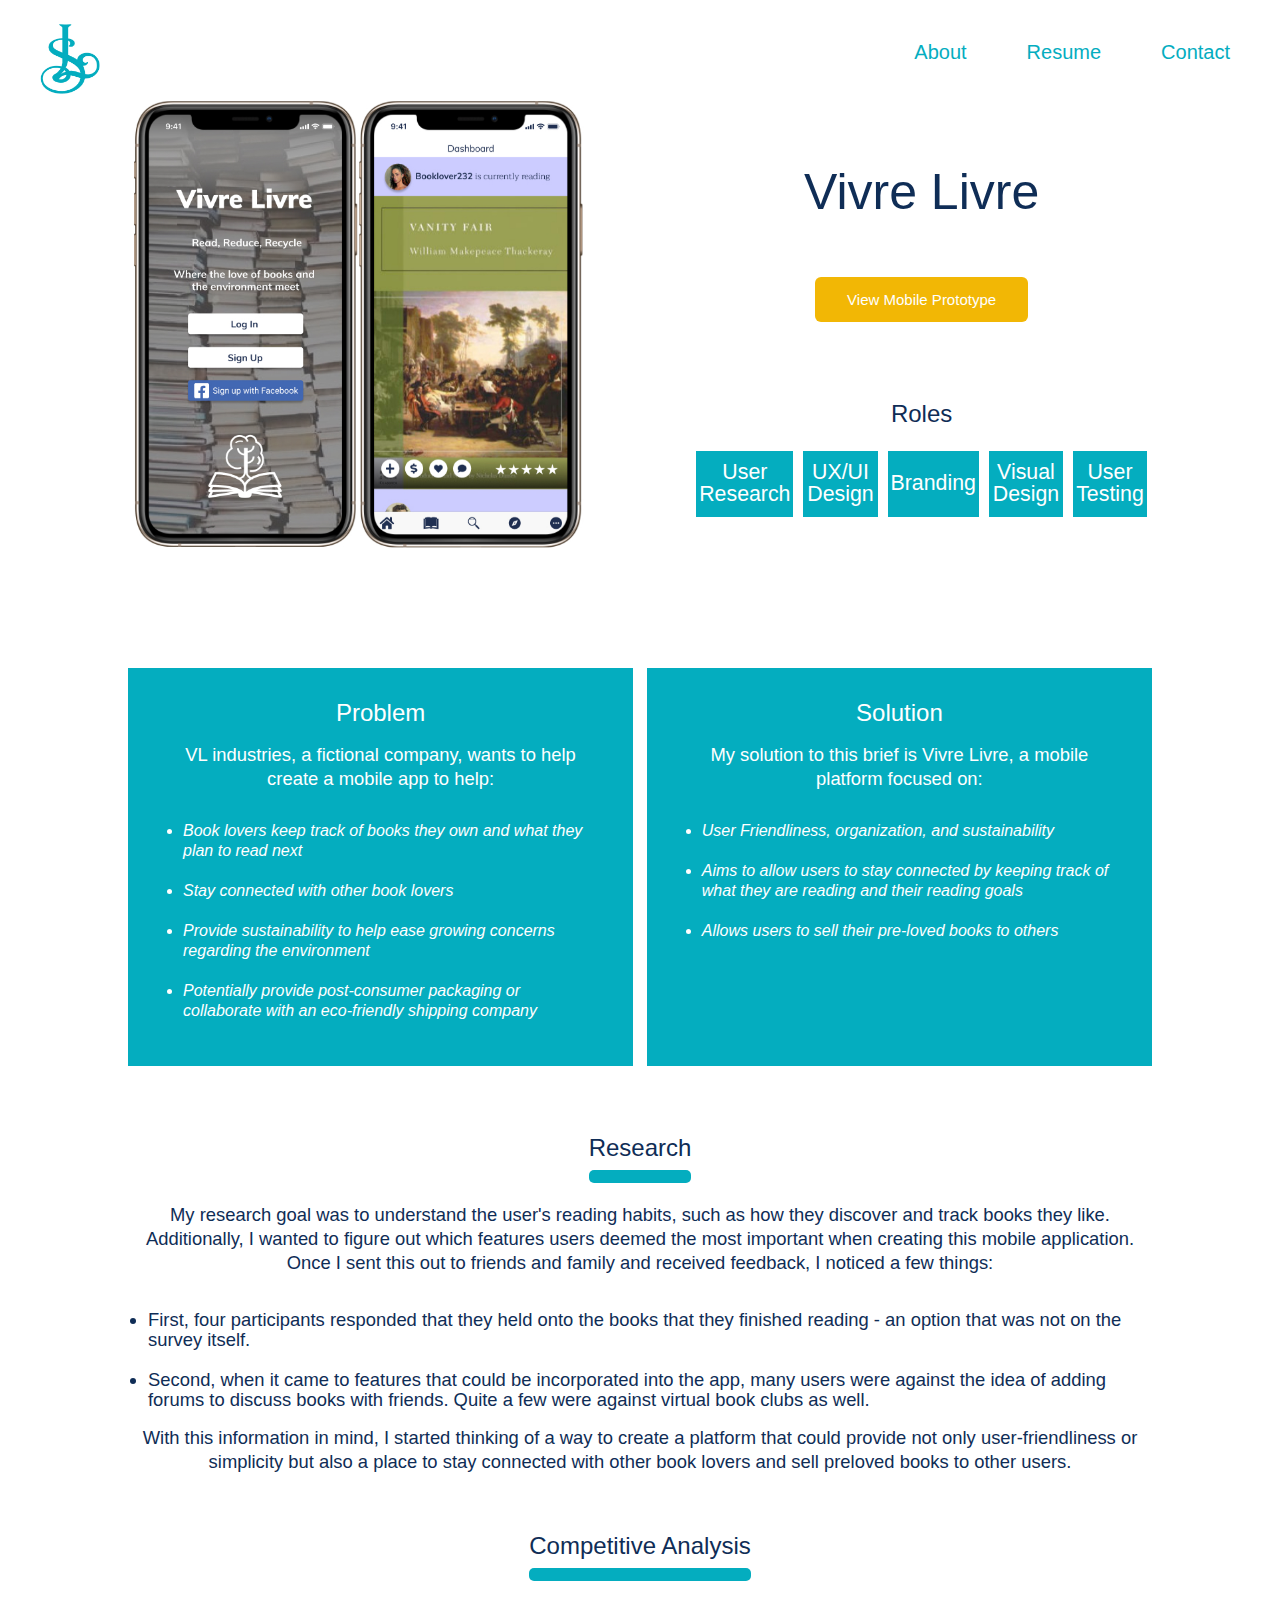
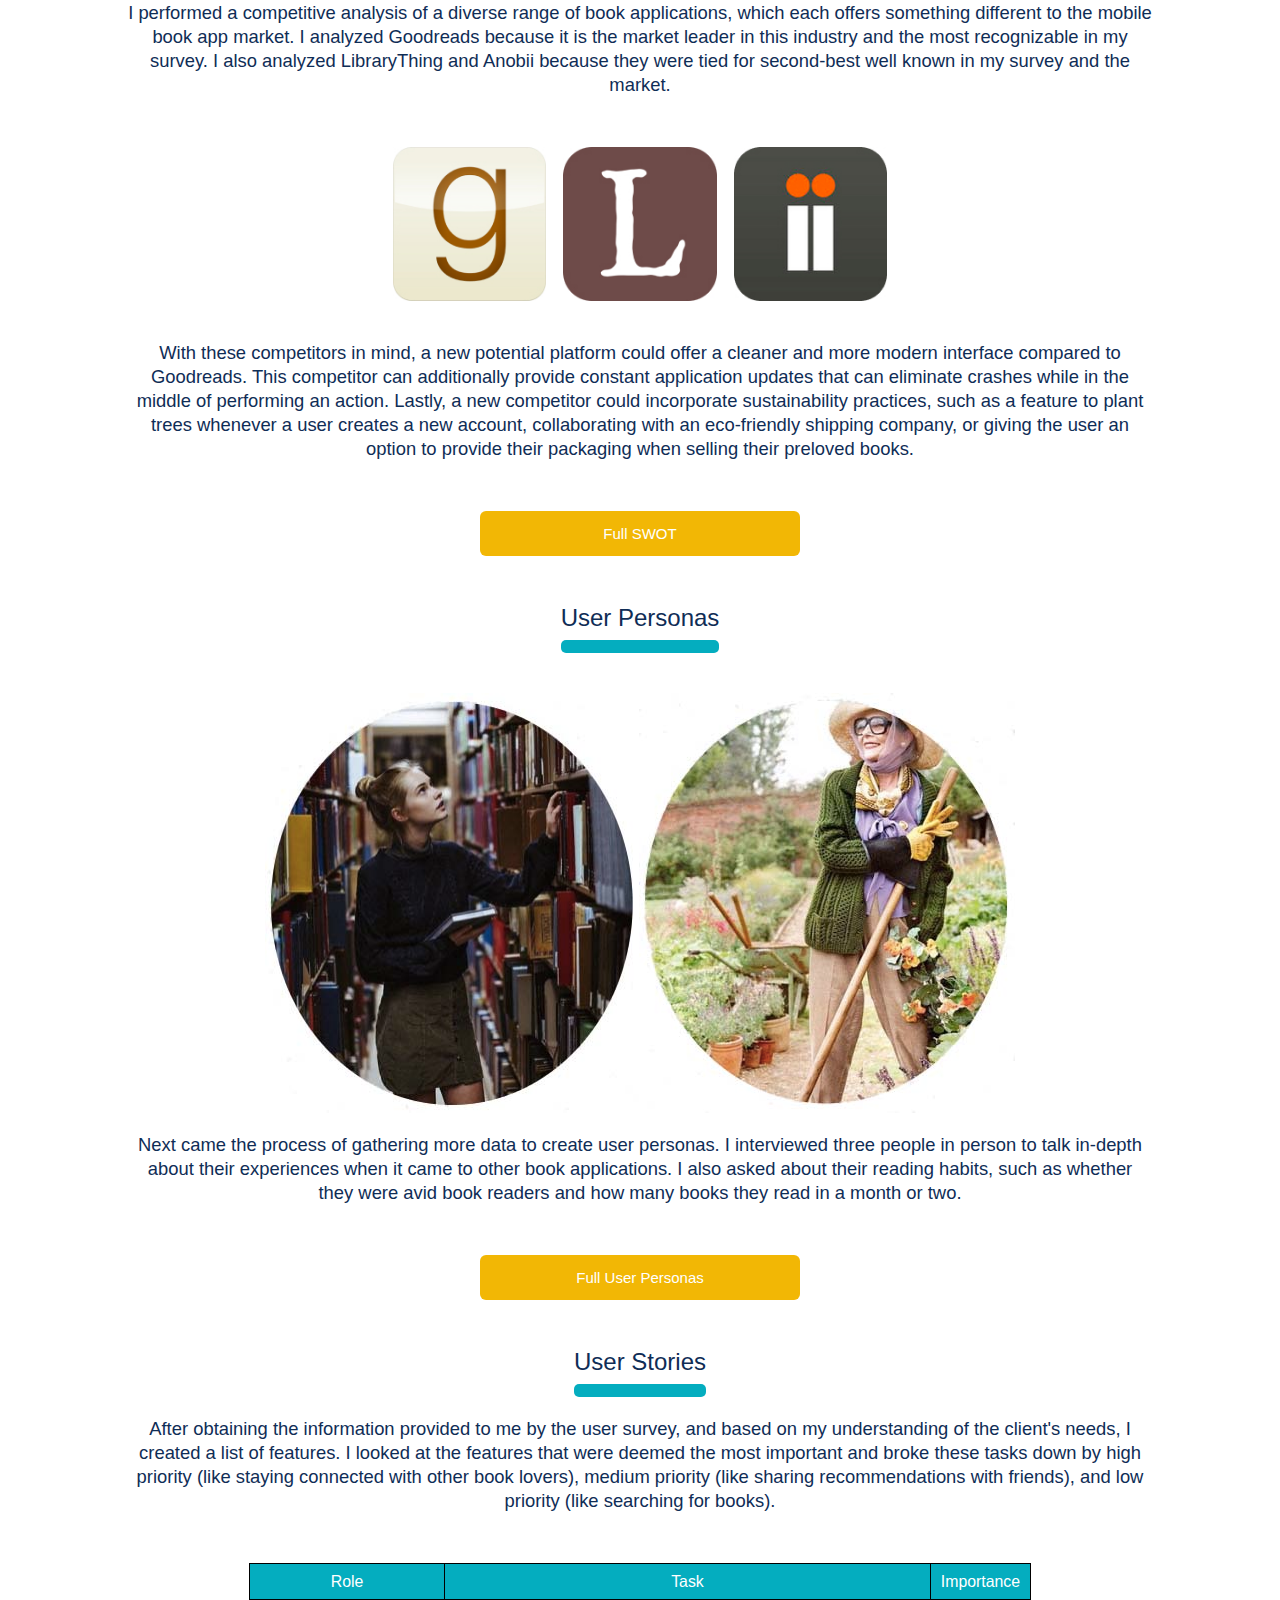
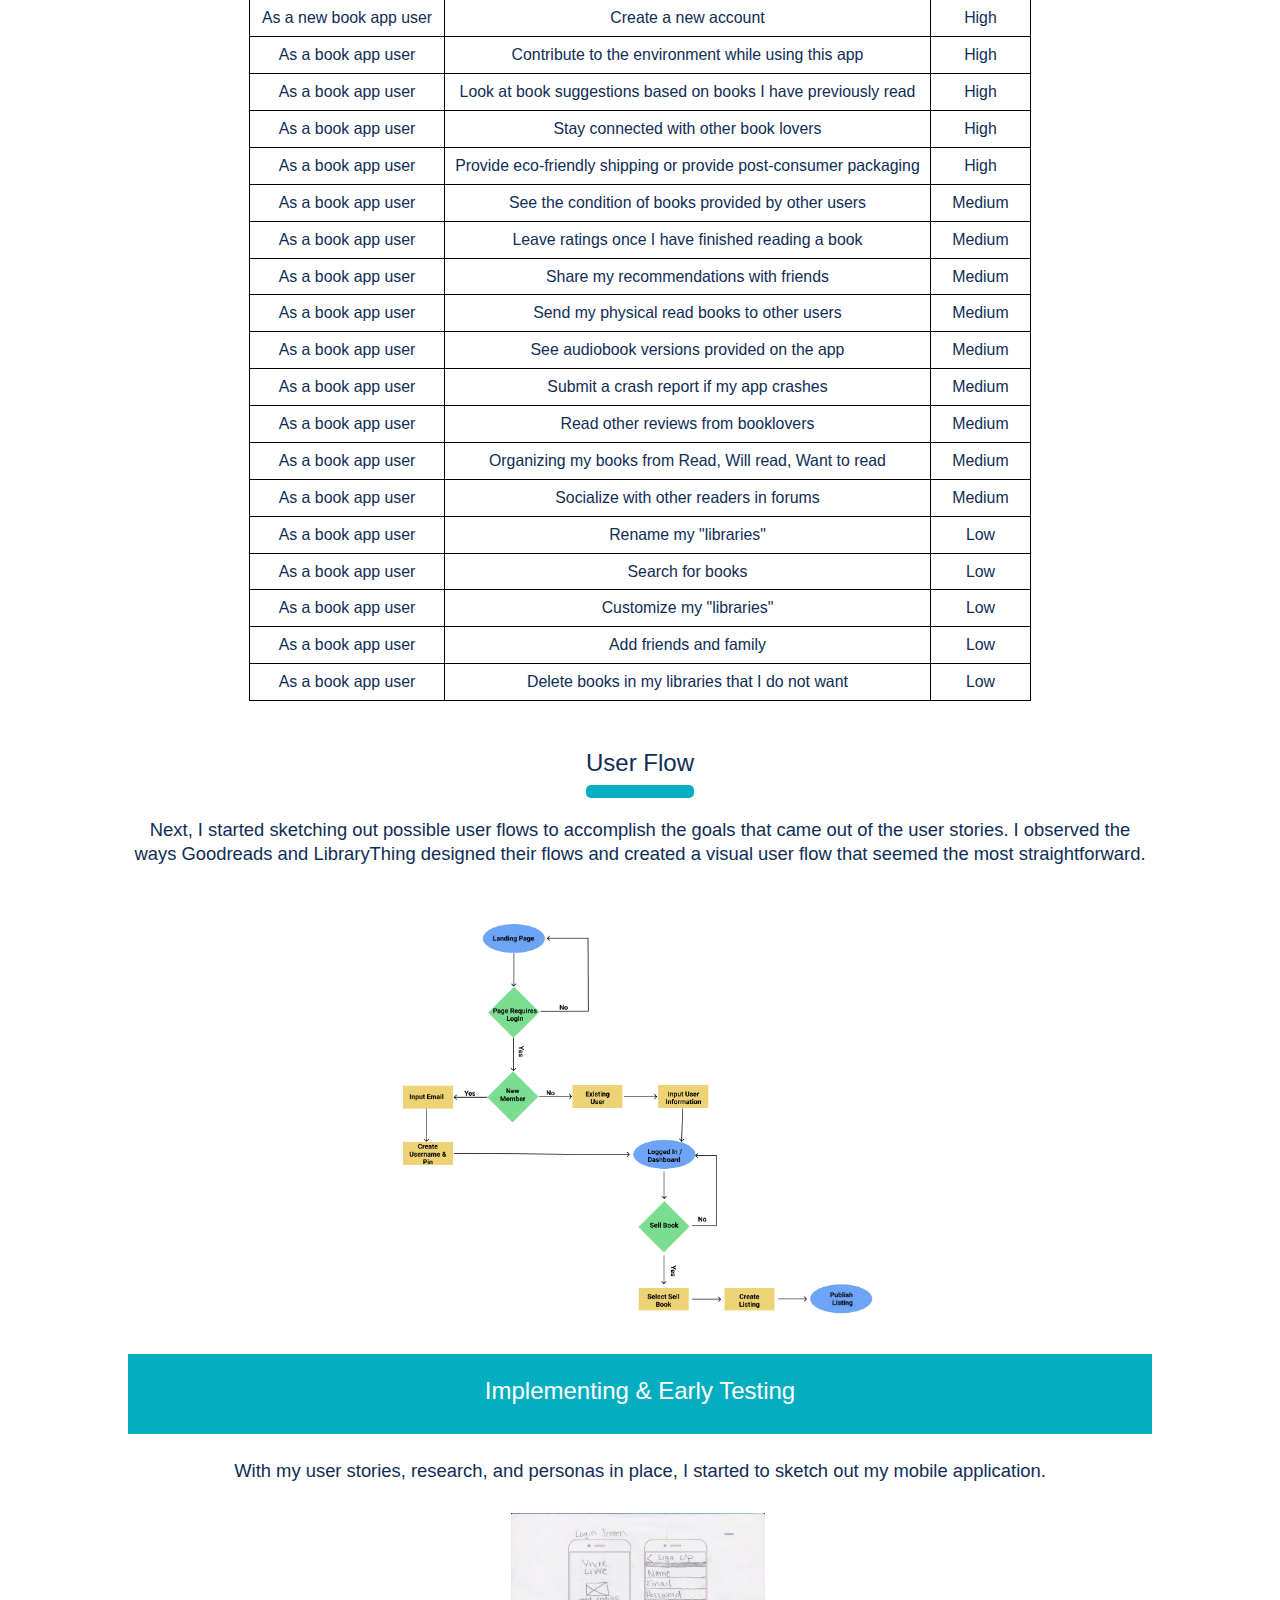
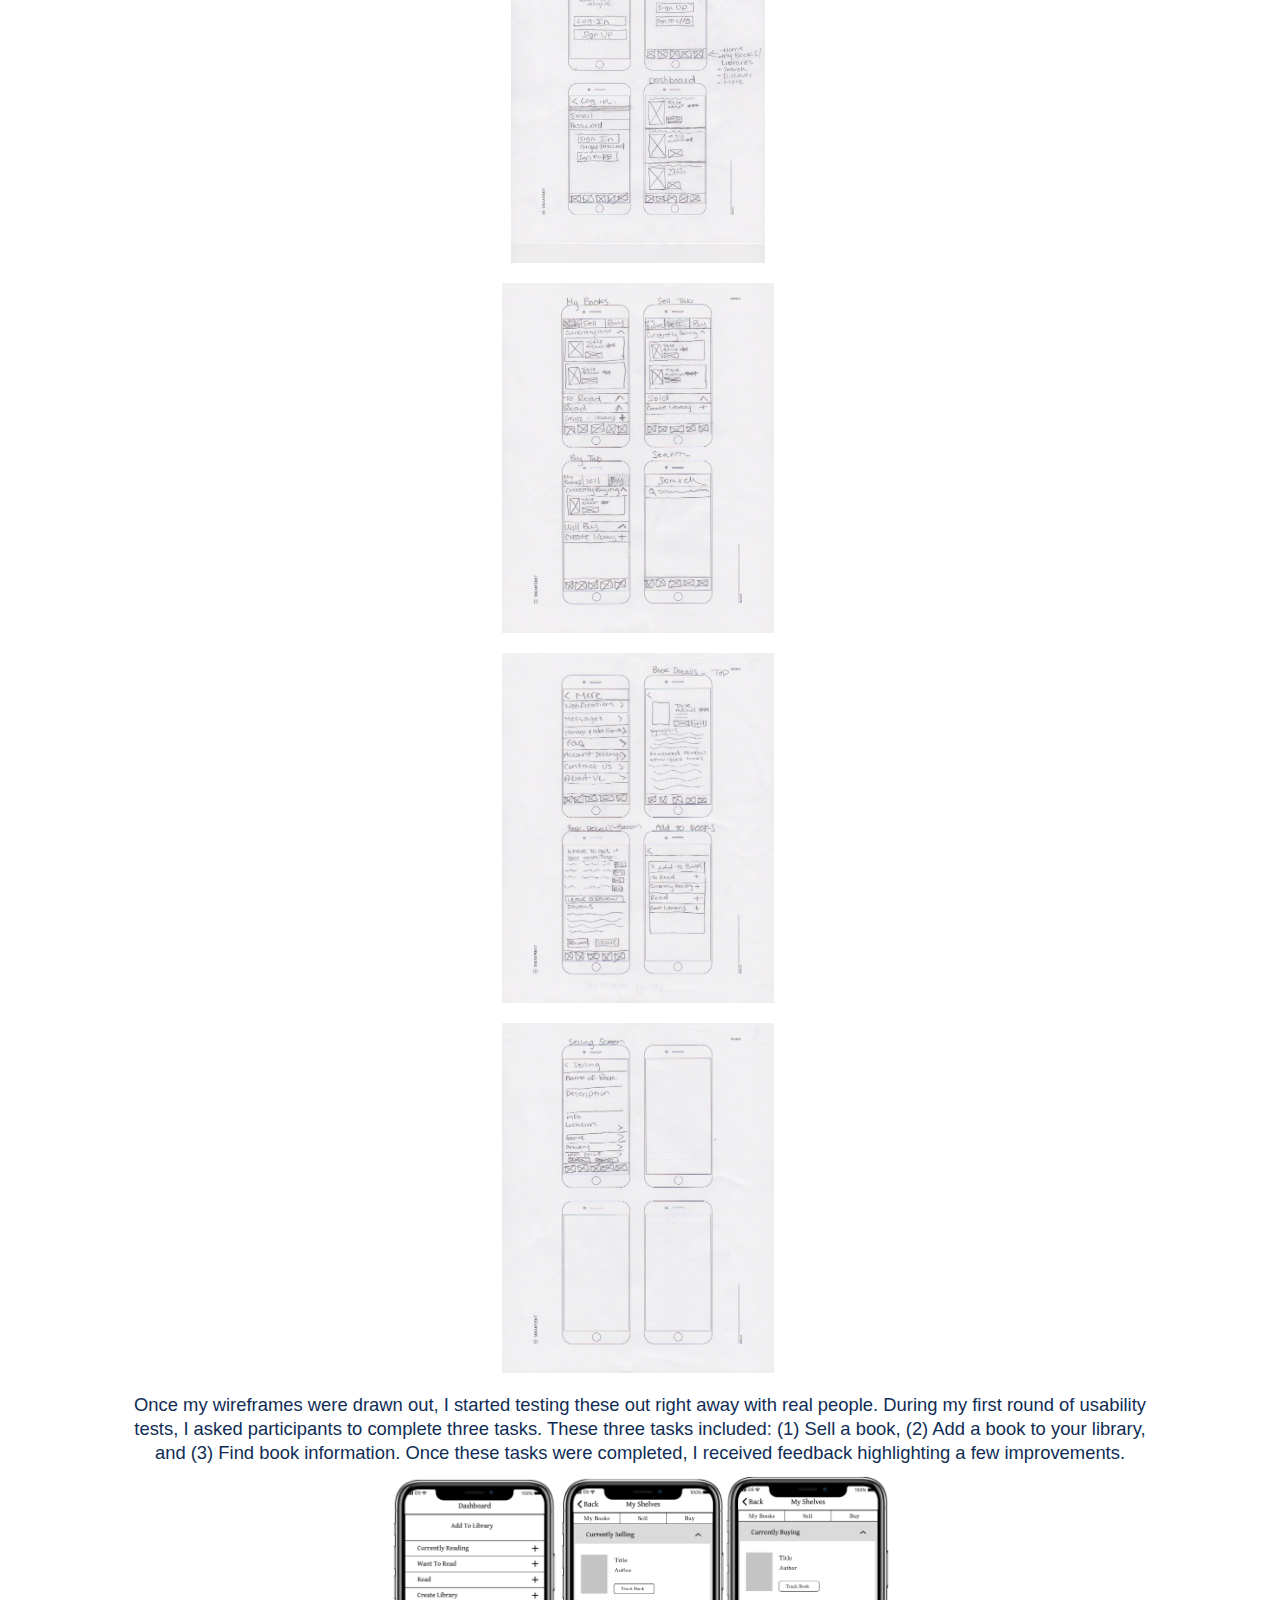
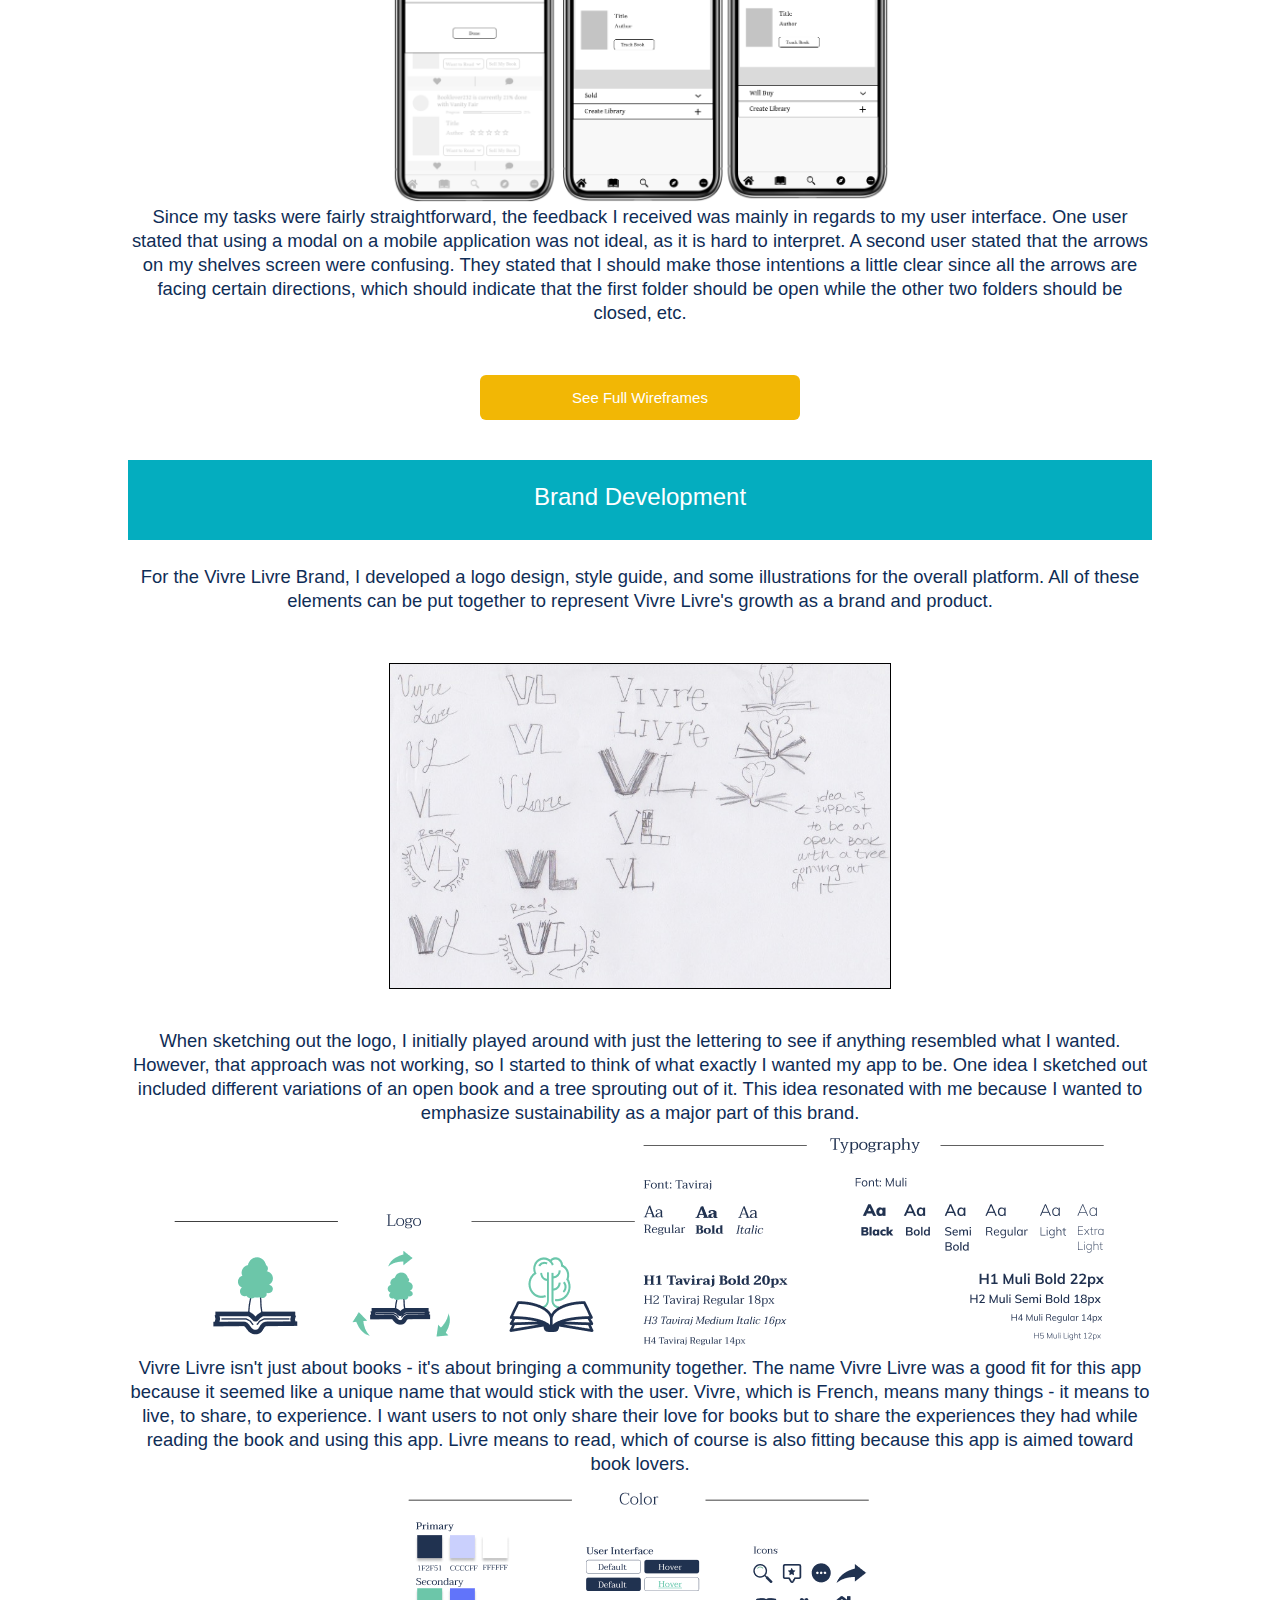
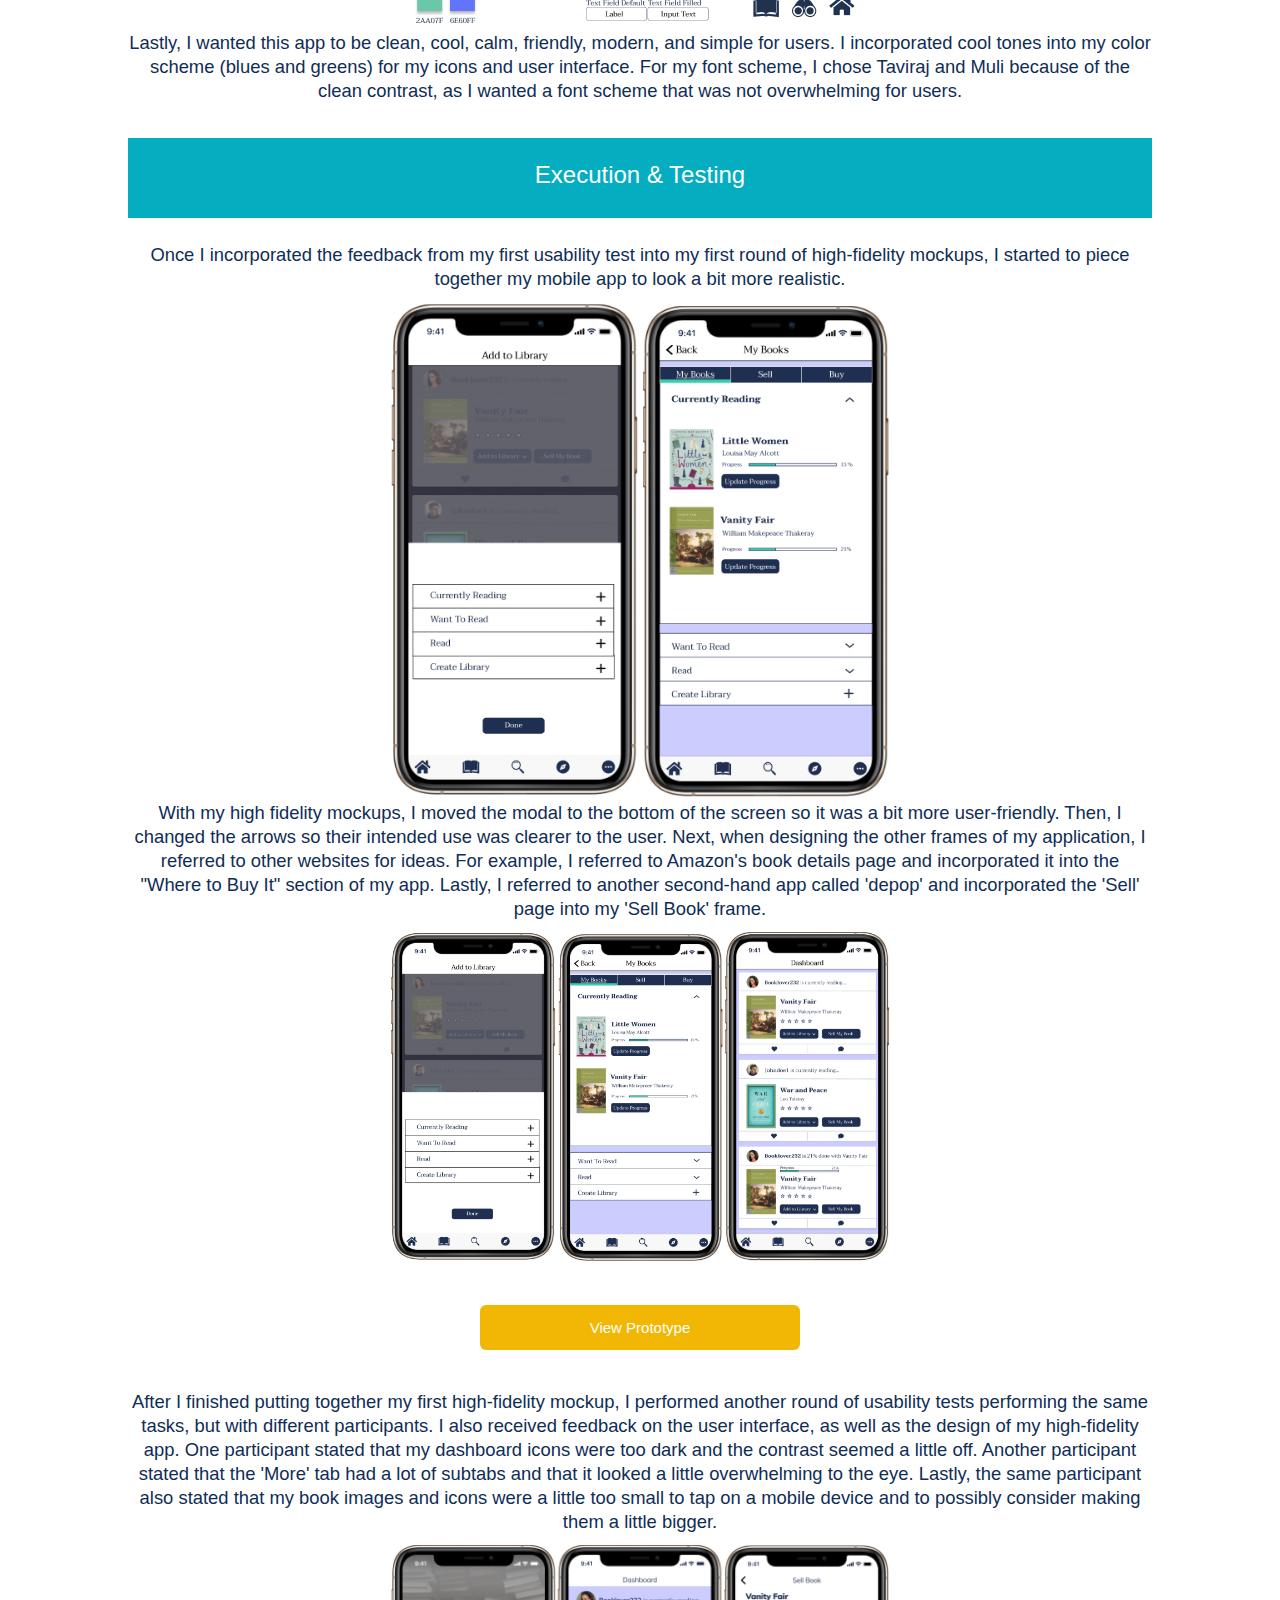
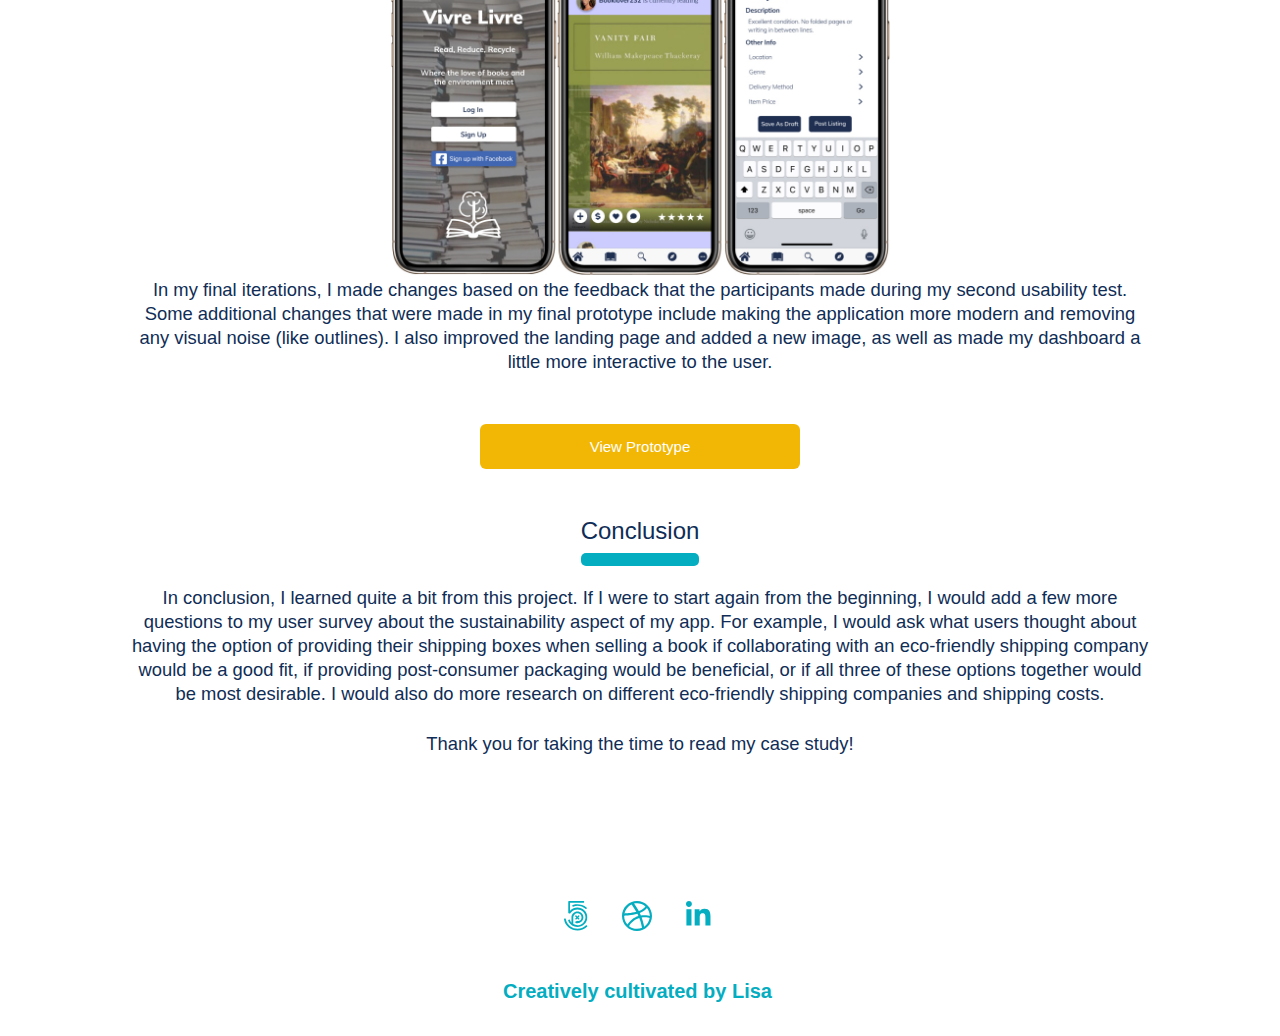
<file: vivrelivre.html>
<!DOCTYPE html>
<html lang="en" dir="ltr">
  <head>
    <meta charset="utf-8">
    <meta name="viewport" content="width=device-width, initial-scale=1">
    <link rel="stylesheet" type="text/css" href="css/reset.css">
    <link rel="stylesheet" type="text/css" href="css/style-mobile.css">
    <link rel="stylesheet" type="text/css" href="css/style-desktop.css">
    <link rel="stylesheet" type="text/css" href="css/style-tablet.css">
    <link href="https://fonts.googleapis.com/css2?family=Manrope&display=swap" rel="stylesheet">
    <link rel="stylesheet" href="https://cdnjs.cloudflare.com/ajax/libs/font-awesome/4.7.0/css/font-awesome.min.css">

    <title> Lisa Stanton | Design Portfolio </title>
  </head>
  <body>
    <div class="top-bar">
      <a href="index.html"> <img id="logo" src="images/logo.jpg" alt="image of logo"> </a>

      <!-- FULL SCREEN -->
      <nav class="menu">
        <ul>
          <!-- <li><a href="index.html">Work</a></li> -->
          <li><a href="about.html">About</a></li>
          <li><a href="images/lisastantonresupdated.pdf" download>Resume</a></li>
          <li><a href="contactpage.html">Contact</a></li>
        </ul>
      </nav>

      <!-- MOBILE -->
      <div class="topnav">
        <div id="navLinks">
          <a href="about.html">About</a>
          <a href="images/lsresume.pdf" download>Resume</a>
          <a href="contactpage.html">Contact</a>
        </div>
        <a href="javascript:void(0);" class="icon" onclick="toggleNavBar()">
          <i class="fa fa-bars"></i>
        </a>
      </div>

    </div>

    <div class="content">

      <div class="project-summary">
        <div class="container">
          <div class="preview-container">
            <img class="vlpreview" src="images/vivrelivrelandingpage.jpg" alt ="screenview">
          </div>
          <div class="summary-right-side">
            <h3 id="project-name">Vivre Livre</h3>
              <a class="button" href="https://www.figma.com/file/3K2c4Zn2sJnguvrqKmp4Q5/Capstone-High-Fidelity-Mockup-2.0?node-id=0%3A1">View Mobile Prototype</a>
            <div class="wrapper">
              <h4>Roles</h4>
              <ul class="roles">
                <li class="box">User Research</li>
                <li class="box">UX/UI Design</li>
                <li class="box">Branding</li>
                <li class="box">Visual Design</li>
                <li class="box">User Testing</li>
              </ul>
            </div>
          </div>
        </div>
        <div class="problem-solution-container">
          <div class="problem-solution">
            <h4 id="problem">Problem</h4>
            <p>
              VL industries, a fictional company, wants to help create a mobile app to help: <br />
              <ul>
                <li> <i> Book lovers keep track of books they own and what they plan to read next </i></li>
                <li> Stay connected with other book lovers </li>
                <li> Provide sustainability to help ease growing concerns regarding the environment </li>
                <li> Potentially provide post-consumer packaging or collaborate with an eco-friendly shipping company</li>
              </ul>
            </p>
          </div>
          <div class="problem-solution">
            <h4 id="solution">Solution</h4>
            <p>
              My solution to this brief is Vivre Livre, a mobile platform focused on: <br />
            </p>
            <ul>
              <li> <i> User Friendliness, organization, and sustainability </i></li>
              <li> Aims to allow users to stay connected by keeping track of what they are reading and their reading goals </li>
              <li> Allows users to sell their pre-loved books to others </li>
            </ul>
          </div>
        </div>
      </div>
                      <!-- case study section  -->

      <section class="research-box">
        <div class="subtitle-container">
          <h4 class="subtitle">Research</h4>
          <div class="border-line"></div>
        </div>
        <p>
          My research goal was to understand the user's reading habits, such as how they discover and track books they like. Additionally, I wanted to figure out which features users deemed the most important when creating this mobile application. Once I sent this out to friends and family and received feedback, I noticed a few things:
        </p>
        <ul id="research-bullets">
          <li>
            First, four participants responded that they held onto the books that they finished reading - an option that was not on the survey itself.
          </li>
          <li>
            Second, when it came to features that could be incorporated into the app, many users were against the idea of adding forums to discuss books with friends. Quite a few were against virtual book clubs as well.
          </li> </br>
          <p>With this information in mind, I started thinking of a way to create a platform that could provide not only user-friendliness or simplicity but also a place to stay connected with other book lovers and sell preloved books to other users.
          </p>
        </ul>
      </section>

      <section>
        <div class="subtitle-container">
          <h4 class="subtitle"> Competitive Analysis</h4>
          <div class="border-line"></div>
        </div>
        <p>
          I performed a competitive analysis of a diverse range of book applications, which each offers something different to the mobile book app market. I analyzed Goodreads because it is the market leader in this industry and the most recognizable in my survey. I also analyzed LibraryThing and Anobii because they were tied for second-best well known in my survey and the market.
        </p>
        <div id="competitor-logos">
          <img src="images/goodreads.jpg" alt="dropbox image">
          <img src="images/librarything.jpg" alt="google image">
          <img src="images/anobii.jpg" alt="pinterest image">
        </div>
        <p>
          With these competitors in mind, a new potential platform could offer a cleaner and more modern interface compared to Goodreads. This competitor can additionally provide constant application updates that can eliminate crashes while in the middle of performing an action. Lastly, a new competitor could incorporate sustainability practices, such as a feature to plant trees whenever a user creates a new account, collaborating with an eco-friendly shipping company, or giving the user an option to provide their packaging when selling their preloved books.
        </p>
        <a class="button" href="https://docs.google.com/document/d/1ynEaXof3UcfpTtW-kC9wTRKi4FgNO0uZa8WTbvuKxGM/edit?usp=sharing">Full SWOT</a>
      </section>

      <section class="user-personas-box">
        <div class="subtitle-container">
          <h4 class="subtitle"> User Personas </h4>
          <div class="border-line"></div>
        </div>
        <div class="user-photos">
          <img src="images/userpersona3.jpg" alt="image of Margot Kelly">
          <img src="images/userpersona4.jpg" alt="image of Tasha Oakley">
        </div>
        <p>
          Next came the process of gathering more data to create user personas. I interviewed three people in person to talk in-depth about their experiences when it came to other book applications. I also asked about their reading habits, such as whether they were avid book readers and how many books they read in a month or two.
        </p>
        <a class="button" href="https://www.figma.com/file/U5P1nBda5vFICOEQiVu4z3/User-Personas?node-id=0%3A1">Full User Personas</a>
      </section>

      <section class="user-stories-box">
        <div class="subtitle-container">
          <h4 class="subtitle"> User Stories </h4>
          <div class="border-line"></div>
        </div>
        <p>
          After obtaining the information provided to me by the user survey, and based on my understanding of the client's needs, I created a list of features. I looked at the features that were deemed the most important and broke these tasks down by high priority (like staying connected with other book lovers), medium priority (like sharing recommendations with friends), and low priority (like searching for books).
        </p>

        <table id="user-table">
          <tr>
            <th id= "table-role">Role</th>
            <th id= "table-task">Task</th>
            <th id="table-importance">Importance</th>
          </tr>
          <tr>
            <td>As a new book app user</td>
            <td> Create a new account	</td>
            <td>High</td>
          </tr>
          <tr>
            <td>As a book app user</td>
            <td>Contribute to the environment while using this app</td>
            <td>High</td>
          </tr>
          <tr>
            <td>As a book app user</td>
            <td>Look at book suggestions based on books I have previously read</td>
            <td>High</td>
          </tr>
          <tr>
            <td>As a book app user</td>
            <td>Stay connected with other book lovers</td>
            <td>High</td>
          </tr>
          <tr>
            <td>As a book app user</td>
            <td>Provide eco-friendly shipping or provide post-consumer packaging</td>
            <td>High</td>
          </tr>
          <tr>
            <td>As a book app user</td>
            <td>See the condition of books provided by other users</td>
            <td>Medium</td>
          </tr>
          <tr>
            <td>As a book app user</td>
            <td>Leave ratings once I have finished reading a book</td>
            <td>Medium</td>
          </tr>
          <tr>
            <td>As a book app user</td>
            <td>Share my recommendations with friends</td>
            <td>Medium</td>
          </tr>
          <tr>
            <td>As a book app user</td>
            <td>Send my physical read books to other users</td>
            <td>Medium</td>
          </tr>
          <tr>
            <td>As a book app user</td>
            <td>See audiobook versions provided on the app</td>
            <td>Medium</td>
          </tr>
          <tr>
            <td>As a book app user</td>
            <td>Submit a crash report if my app crashes</td>
            <td>Medium</td>
          </tr>
          <tr>
            <td>As a book app user</td>
            <td>Read other reviews from booklovers</td>
            <td>Medium</td>
          </tr>
          <tr>
            <td>As a book app user</td>
            <td>Organizing my books from Read, Will read, Want to read</td>
            <td>Medium</td>
          </tr>
          <tr>
            <td>As a book app user</td>
            <td>Socialize with other readers in forums	</td>
            <td>Medium</td>
          </tr>
          <tr>
            <td>As a book app user</td>
            <td>Rename my "libraries"</td>
            <td>Low</td>
          </tr>
            <tr>
              <td>As a book app user</td>
              <td>Search for books</td>
              <td>Low</td>
            </tr>
          <tr>
            <td>As a book app user</td>
            <td>Customize my "libraries" </td>
            <td>Low</td>
          </tr>
          <tr>
            <td>As a book app user</td>
            <td>Add friends and family</td>
            <td>Low</td>
          </tr>
          <tr>
            <td>As a book app user</td>
            <td>Delete books in my libraries that I do not want</td>
            <td>Low</td>
          </tr>

        </table>
      </section>

      <section class="user-flow-box">
        <div class="subtitle-container">
          <h4 class="subtitle"> User Flow </h4>
          <div class="border-line"></div>
        </div>
        <p>
        Next, I started sketching out possible user flows to accomplish the goals that came out of the user stories. I observed the ways Goodreads and LibraryThing designed their flows and created a visual user flow that seemed the most straightforward.
        </p>
        <img id="user-flow-image" src="images/userflowtwo.jpg" alt="image of user flow">
      </section>

      <section class="full-width-banner">
        <h4 id="implementing-early">Implementing &  Early Testing</h4>
      </section>
        <p>
         With my user stories, research, and personas in place, I started to sketch out my mobile application.
        </p>

      <section>
        <div class="wireframes">
          <img src="images/picture3.jpg" alt="image of third sketch">
          <img src="images/picture4.jpeg" alt="image of fourth sketch">
          <img src="images/picture5.jpeg" alt="image of fifth sketch">
          <img src="images/picture6.jpeg" alt="image of sixth sketch">
        </div>
        <p>
          Once my wireframes were drawn out, I started testing these out right away with real people. During my first round of usability tests, I asked participants to complete three tasks. These three tasks included: (1) Sell a book, (2) Add a book to your library, and (3) Find book information. Once these tasks were completed, I received feedback highlighting a few improvements.
        </p>
        <img src="images/wireframe3.jpg" alt="image of wireframe 3">
        <p>
          Since my tasks were fairly straightforward, the feedback I received was mainly in regards to my user interface. One user stated that using a modal on a mobile application was not ideal, as it is hard to interpret. A second user stated that the arrows on my shelves screen were confusing. They stated that I should make those intentions a little clear since all the arrows are facing certain directions, which should indicate that the first folder should be open while the other two folders should be closed, etc.
        </p>
        <a class="button" href="https://www.figma.com/file/gKe6daw2cV068gYdPkFloo/Capstone-Lofi-Wireframe?node-id=0%3A1">See Full Wireframes</a>
      </section>

      <section class="full-width-banner brand-dev">
        <h4 id="brand-dev">Brand Development</h4>
      </section>
      <p>
        For the Vivre Livre Brand, I developed a logo design, style guide, and some illustrations for the overall platform. All of these elements can be put together to represent Vivre Livre's growth as a brand and product.
      </p>

      <section>
        <div>
          <img class="logosketch wf" src="images/logosketch.jpeg" alt="image of logo in black and white">
        </div>
        <p>
          When sketching out the logo, I initially played around with just the lettering to see if anything resembled what I wanted. However, that approach was not working, so I started to think of what exactly I wanted my app to be. One idea I sketched out included different variations of an open book and a tree sprouting out of it. This idea resonated with me because I wanted to emphasize sustainability as a major part of this brand.
        </p>
        <img class="guides" src="images/styleguide2.jpeg" alt="style2">
        <img class="guides" src="images/styleguide3.jpeg" alt="style3">
        <p>
          Vivre Livre isn't just about books - it's about bringing a community together. The name Vivre Livre was a good fit for this app because it seemed like a unique name that would stick with the user. Vivre, which is French, means many things - it means to live, to share, to experience. I want users to not only share their love for books but to share the experiences they had while reading the book and using this app. Livre means to read, which of course is also fitting because this app is aimed toward book lovers.
        </p>
        <img class="guides" src="images/colorguide2.jpeg" alt="color">
        <p id="brand-dev-four">
          Lastly, I wanted this app to be clean, cool, calm, friendly, modern, and simple for users. I incorporated cool tones into my color scheme (blues and greens) for my icons and user interface. For my font scheme, I chose Taviraj and Muli because of the clean contrast, as I wanted a font scheme that was not overwhelming for users.
        </p>
      </section>

      <section class="execution-testing-box full-width-banner">
        <h4 id="execution-testing">Execution & Testing</h4>
      </section>
      <p>
        Once I incorporated the feedback from my first usability test into my first round of high-fidelity mockups, I started to piece together my mobile app to look a bit more realistic.
      </p>

      <section class="execution">
        <img src="images/hifi3.jpg" alt="hifidelity3">
        <p>
          With my high fidelity mockups, I moved the modal to the bottom of the screen so it was a bit more user-friendly. Then, I changed the arrows so their intended use was clearer to the user. Next, when designing the other frames of my application, I referred to other websites for ideas. For example, I referred to Amazon's book details page and incorporated it into the "Where to Buy It" section of my app. Lastly, I referred to another second-hand app called 'depop' and incorporated the 'Sell' page into my 'Sell Book' frame.
        </p>
        <img src="images/hifi4.jpg" alt="hifidelity4">
        <a class="button" href="https://www.figma.com/file/YN3oAtQmtTsEMrKObvYK1h/Capstone-High-Fidelity-Mockup?node-id=1%3A387">View Prototype</a>
        <p>
          After I finished putting together my first high-fidelity mockup, I performed another round of usability tests performing the same tasks, but with different participants. I also received feedback on the user interface, as well as the design of my high-fidelity app. One participant stated that my dashboard icons were too dark and the contrast seemed a little off. Another participant stated that the 'More' tab had a lot of subtabs and that it looked a little overwhelming to the eye. Lastly, the same participant also stated that my book images and icons were a little too small to tap on a mobile device and to possibly consider making them a little bigger.
        </p>
        <img src="images/finalhifi.jpg" alt="final prototype">
        <p>
          In my final iterations, I made changes based on the feedback that the participants made during my second usability test. Some additional changes that were made in my final prototype include making the application more modern and removing any visual noise (like outlines). I also improved the landing page and added a new image, as well as made my dashboard a little more interactive to the user.
        </p>
        <a class="button" href="https://www.figma.com/proto/3K2c4Zn2sJnguvrqKmp4Q5/Capstone-High-Fidelity-Mockup-2.0?node-id=257%3A0&viewport=-147%2C566%2C0.2037162184715271&scaling=scale-down">View Prototype</a>
      </section>

      <section class="conclusion-box">
        <div class="subtitle-container">
          <h4 class="subtitle"> Conclusion </h4>
          <div class="border-line"></div>
        </div>
        <p>
          In conclusion, I learned quite a bit from this project. If I were to start again from the beginning, I would add a few more questions to my user survey about the sustainability aspect of my app. For example, I would ask what users thought about having the option of providing their shipping boxes when selling a book if collaborating with an eco-friendly shipping company would be a good fit, if providing post-consumer packaging would be beneficial, or if all three of these options together would be most desirable. I would also do more research on different eco-friendly shipping companies and shipping costs.
        </p>
        <br />
        <p>
          Thank you for taking the time to read my case study!
        </p>
      </section>

    </div> <!-- content -->

    <script src="javascript/script.js"></script>

  <!-- Global site tag (gtag.js) - Google Analytics -->
  <script async src="https://www.googletagmanager.com/gtag/js?id=UA-163091231-1"></script>
  <script>
    window.dataLayer = window.dataLayer || [];
    function gtag(){dataLayer.push(arguments);}
    gtag('js', new Date());

    gtag('config', 'UA-163091231-1');
  </script>

</body>

<footer id="footer">
  <div id="footer-contents">
    <a href="https://500px.com/lisvmonet"><img src="images/500px.svg" alt="500px"></a>
    <a href="https://dribbble.com/lisvstvn"><img src="images/dribbble.svg" alt="dribbble"></a>
    <a href="https://www.linkedin.com/in/lisastan/"><img src="images/linkedin.svg" alt="linkedin"></a>
  </div>
  <div class="made-by">
    <p id="cc">Creatively cultivated by Lisa</p>
  </div>
</footer>
</html>
</file>
<file: css/style-mobile.css>
body {
  margin: auto;
  max-width: 1550px;
}

li {
  list-style-type: none;
}

.top-bar {
  width: 100vw;
  max-width: 1550px;
  height: 85px;
  background: #FFFFFF;
  display: flex;
  justify-content: space-between;
  align-items: center;
  position: fixed;
  z-index: 10;
  top: 0;
}

.middle {
  margin: 85px 0 40px;
}

#logo {
  width: 50px;
  height: 80px;
  padding: 20px 0 20px 20px;
  box-sizing: content-box;
}

.topnav {
  overflow: hidden;
  background-color: #FFFFFF;
  position: relative;
  font-family: 'Verdana', sans-serif;
}

.topnav #navLinks {
  display: none;
  margin-right: 5px;
}

.topnav a {
  float: left;
  color: #04ADBF;
  padding: 14px 5px;
  text-decoration: none;
  font-size: 18px;
  line-height: 26pt;
}

.topnav a.icon {
  float: right;
  font-size: 26pt;
  margin-right: 8px;
}

.topnav a.icon:visted {
  color: white;
}

.topnav a:hover {
  background-color: #FFFFFF;
  color: #F2B705;
}

/* .active {
  background-color: #4CAF50;
  color: #F2B705;
} */

nav {
  display: none;
}

a {
  text-decoration: none;
  color: white;
}

.header {
  font-family: 'Verdana', sans-serif;
  font-style: normal;
  font-size: 37px;
  color: #0f2d56;
  padding: 20px 50px 30px;
  text-align: center;
  margin-bottom: 30px;
}

#designer {
  font-family: 'Verdana', sans-serif;
  font-size: 20px;
  color: #0f2d56;
  padding-left: 50px;
  padding-bottom: 30px;
}

.subtitle-container {
  text-align: center;
  margin: auto;
  margin-bottom: 20px;
  display: block;
  width: max-content;
}

.border-line {
  height: 13px;
  border-radius: 5px;
  background-color: #04ADBF;
  vertical-align: baseline;
}

#tagline {
  text-align: center;
  font-family: 'Verdana', sans-serif;
  font-size: 15px !important;
  line-height: 155%;
  color: #0f2d56;
  padding: 0 50px;
}

#skyline-mobile {
  width: 100%;
  max-width: 330px;
  display: block;
  margin: auto;
}

#skyline {
  display: none;
}

.projects {
  display: flex;
  justify-content: space-evenly;
  flex-direction: column;
  align-items: center;
}

.project-images {
  /* max-width: 470px; */
  /* width: 90%; */
  position: relative;
  height: 250px;
}

.project-images img {
  display: none;
}

.content {
  max-width: 80%;
  margin: auto;
}

.content .subtitle-container {
  margin: 50px auto 20px auto;
}

.button {
  background-color: #F2B705;
  color: white;
  padding: 15px 32px;
  font-family: 'Verdana', sans-serif;
  font-size: 15px;
  border-radius: 6px;
  display: block;
  text-align: center;
  margin: 40px auto;
}

#vivrelivre {
  display: none;
}

.project-images img {
  /* width: 100%; */
}

.projects p {
  font-family: 'Verdana', sans-serif;
  font-size: 15px;
  line-height: 130%;
  text-align: center;
  color: #04ADBF;
  margin: 15px;
}

.overlay {
  background-color: white;
  opacity: 0;
  padding: 10px;
  position: absolute;
  top: 0;
  display: flex;
  flex-direction: column;
  justify-content: space-between;
  align-items: center;
  text-align: center;
  box-sizing: border-box;
  height: 100%;
}

.overlay li {
  background-color: #F2B705;
  border-radius: 10px;
  width: 190px;
  font-size: 18px;
  font-family: 'Verdana', sans-serif;
  text-align: center;
}

.overlay a {
  display: inline-block;
  height: 20px;
  width: 100%;
  padding: 10px 0;
}

.overlay h4 {
  font-family: 'Verdana', sans-serif;
  font-style: normal;
  font-weight:
  ;
  font-size: 20px !important;
  color: #04ADBF;
}

.project-images:hover .overlay {
  opacity: 1;
}


#biography {
  font-family: 'Verdana', sans-serif;
  font-size: 33px;
  text-align: left;
  color: #0f2d56;
  font-style: normal;
  font-weight: bold;
  padding-top: 130px;
  padding-bottom: 60px
}

.subtitle {
  font-family: 'Verdana', sans-serif;
  text-align: left;
  color: #0f2d56;
  font-style: normal;
}

.border-line {
  width: 100%;
  margin-top: 10px;
}

.first {
  font-family: 'Verdana', sans-serif;
  font-size: 16px;
  line-height: 1.75em;
  text-align: left;
  color: #0f2d56;
}

.second {
  font-family: 'Verdana', sans-serif;
  font-size: 16px;
  line-height: 1.75em;
  text-align: left;
  color: #0f2d56;
}

.third {
  font-family: 'Verdana', sans-serif;
  font-size: 16px;
  line-height: 1.75em;
  text-align: left;
  color: #0f2d56;
}
.heading-container {
  display: flex;
  flex-direction: column;
  padding-top: 40px;
  width: 100%;
}

.flex-container {
  display: flex;
  flex-direction: column;
}

#self-portrait {
  object-fit: contain;
  position: relative;
  max-height: 650px;
  float: left;
  margin-bottom: 5px;
  width: 100%;
}

.story {
  padding: 50px;
  padding-top: 0;
}

.hero-introduction {
  margin: 0 70px;
}

.hero-introduction p {
  text-align: center;
}

  .hero-introduction .header {
    padding-top: 180px;
    padding-bottom: 40px;
    padding-left: 0;
  }

#name {
  font-family: 'Verdana', sans-serif;
  font-size: 35px;
  text-align: center;
  padding: 120px 0 30px 0;
  color: #0f2d56;
}

#available {
  font-family: 'Verdana', sans-serif;
  font-size: 1.5em;
  text-align: center;
  padding: 10px;
  color: #0f2d56;
  margin-top: 60px;
  width: 100%;
}

#available a {
  color: #04ADBF;
  text-decoration: underline;
  font-style: italic;
}

.form-container {
  height: 325px;
  width: 90%;
  text-align: center;
  margin: auto;
}

input::placeholder, textarea::placeholder {
  font-family: 'Verdana', sans-serif;
  font-size: 10pt;
  text-align: center;
  color: white;
}

.form-container input {
  width: 100%;
  margin: 10px auto;
  border: 1px solid #cccccc;
  font-family: 'Verdana', sans-serif;
  background-color: #04ADBF;
  padding: 25px;
  color: white;
  box-sizing: border-box;
}

.form-container textarea {
  width: 100%;
  height: 115px;
  margin: 0 auto;
  border: 1px solid #cccccc;
  background-color: #04ADBF;
  padding: 25px;
  color: white;
  box-sizing: border-box;
}

.form-contents {
  padding: 20px;
  max-width: 600px;
  margin: auto;
}

input, textarea {
  display: block;
  font-family: 'Verdana', sans-serif;
  border-radius: 10px;
}

input[type=submit] {
  background-color: #F2B705;
  height: 40px;
  padding: 10px;
  border-radius: 20px;
}

#preview {
  width: 100%;
  height: 100%;
  max-width:500px;
  max-height:350px;
}

.preview-container {
  margin-top: 80px;
}

.vlpreview {
  height: 100%;
  max-width:370px;
  max-height:448px;
  display: block;
  margin-left: auto;
  margin-right: auto;
}

img.vlpreview {
  box-sizing: content-box;
}

#project-name {
  font-family: 'Verdana', sans-serif;
  font-size: 32px;
  font-weight: ;
  margin: 20px 0;
  color: #0f2d56;
}

.summary-right-side {
  float: right;
  text-align: center;
  display: flex;
  flex-direction: column;
  height: 100%;
  justify-content: space-between;
  align-items: center;
  width: 100%;

}

.project-summary {
  display: flex;
  flex-direction: column;
}

.roles {
  justify-content: center;
  display: flex;
  align-items: center;
  align-content: center;
  width: 100%;
}

#buttons-container {
  padding-top: 30px;
}

.box {
  background-color: #04ADBF;
  height: 60px;
  max-width: 110px;
  width: 22%;
  margin: 2px;
  margin-top: 20px;
  color: white;
  font-family: 'Verdana', sans-serif;
  font-size: 0.75em;
  display: flex;
  align-items: center;
  padding: 3px;
  justify-content: center;
  text-align: center;
}

.wrapper {
  display: flex;
  flex-direction: column;
  width: 100%;
}

.container {
  display: flex;
  width: 100%;
  padding: 20px 0px;
  align-items: center;
  justify-content: center;
  flex-direction: column;
}

.problem-solution-container {
  display: flex;
  justify-content: space-between;
  flex-direction: column;
}

.problem-solution {
  background-color: #04ADBF;
  font-family: 'Verdana', sans-serif;
  font-size: 1em;
  color: white;
  padding: 35px;
  line-height: 1.25rem;
  margin-bottom: 20px;
}

.problem-solution li {
  list-style-type: disc;
  margin-left: 20px;
  font-style: italic;
}

#problem, #solution  {
  font-size: 30pt;
  font-family: 'Verdana', sans-serif;
  text-align: center;
  margin-bottom: 20px;
}

#solution {
  margin-bottom: 50px;
}

.wrapper h4 {
  font-size: 24pt;
  font-family: 'Verdana', sans-serif;
  margin-top: 20px;
  margin-bottom: 20px;
  color: #0f2d56;
}

section li {
  margin-left: 20px;
}

section ul {
  margin-top: 5px;
}

#research-bullets li{
  font-size: 1.15em;
  font-family: 'Verdana', sans-serif;
  list-style-type: disc;
  line-height: 1.25rem;
  text-align: left;
  color: #0f2d56;
}

.content p {
  font-family: 'Verdana', sans-serif;
  font-size: 1.15em;
  text-align: center;
  padding-bottom: 10px;
  color: #0f2d56;
}

.content img {
  /* margin: 15px 0px; */
  max-width: 100%;
}

.problem-solution p {
  color: white;
}

#competitor-logos {
  display: flex;
  justify-content: space-around;
  margin: 40px 0;
}

.user-photos {
  display: flex;
  justify-content: space-around;
}

.user-photos img {
  margin-top: 20px;
  max-width: 50%;
  min-width: 30%;
  height: auto;
  margin-bottom: 20px;
}

.user-photos-single img {
  max-width: 100%;
}

#user-table {
  margin-top: 20px;
  text-align: center;
  margin: auto;
  margin-top: 40px;
  font-size: 0.5em;
}

#user-table tr, #user-table th, #user-table td {
  border: 1px solid black;
  font-family: 'Verdana', sans-serif;
  font-size: 1.15em;
  padding: 10px;
  vertical-align: middle;
  color: #0f2d56;
}

#user-table th {
  background: #04ADBF;
  color: white;
}

#user-table td:first-child {
  width: 25%
}

#table-role {
  font-weight: ;
}

#table-task {
  font-weight: ;
}

#table-importance {
  font-weight: ;
}

#user-flow-image {
  margin-top: 40px;
  width: 100%;
}

.full-width-banner {
  background-color: #04ADBF;
  height: 100%;
  font-family: 'Verdana', sans-serif;
  color: white;
  padding: 25px;
  width: 100%;
  margin: 25px 0;
  text-align: left;
  box-sizing: border-box;
}

img.full-width {
  width: 100%;
  max-width: 100%;
}

.wireframes {
  display: flex;
  justify-content: space-between;
  margin-top: 20px;
  flex-wrap: wrap;
  flex-direction: column;
  align-items: center;
}

.wireframes img {
  max-height: 350px;
  margin-bottom: 20px;
  max-width: 48%;
  margin-left: 1px;
}

img.wireframes-single {
  max-width: 100%;
}

#competitor-logos img {
  width: 30%;
}

.wf {
  width: 85%;
  display: block;
  margin: 40px auto !important;
  border: 1px solid black;
}

#implementing-early {
  font-family: 'Verdana', sans-serif;
  font-size: 37px;
}

.mobile-wire {
  width: 100%;
  max-width: 500px;
  height: auto;
}

.mobile-wire-single {
  width: 80%;
  height: auto;
}

h4 {
  font-family: 'Verdana', sans-serif;
  font-size: 24px !important;
  text-align: center;
}

.logosketch {
  width: 85%;
  display: block;
  margin-left: auto;
  margin-right: auto;
}

.execution-testing-box {
  background-color: #04ADBF;
  height: 100%;
  font-family: 'Verdana', sans-serif;
  color: white;
}

#execution-paragraph {
  margin-top: 15px;
}

.execution-button {
  background-color: #F2B705;
  color: white;
  padding: 15px 32px;
  text-align: center;
  font-family: 'Verdana', sans-serif;
  font-size: 15px;
  border-radius: 6px;
}

.execution-button-two {
  background-color: #F2B705;
  color: white;
  padding: 15px 32px;
  text-align: center;
  font-family: 'Verdana', sans-serif;
  font-size: 15px;
  border-radius: 6px;
}

#upgrade1 {
  width: 30%;
}

#conclusion {
  font-family: 'Verdana', sans-serif;
  font-size: 37px;
  text-align: center;
  margin-bottom: 10px;
  color: #0f2d56;
}

#conclusion-bullets li {
  font-size: 1.15em;
  font-family: 'Verdana', sans-serif;
  list-style-type: disc;
  color: #0f2d56;
}

#conclusion-bullets li {
  line-height: 1.25rem;
  margin-bottom: 10px;
  color: #0f2d56;
}

.conclusion-box li {
  text-align: left;
}

body section {
  text-align: center;
  margin: auto;
}

body p {
  line-height: 1.5rem;
}

#footer {
  width: 100%;
  height: 150px;
  background-color: #FFFFFF;
  width: 100%;
  text-align: center;
  padding-top: 120px;
}

#footer-contents {
  text-align: center;
  width: 100%;
  margin-right: 20px;
}

#cc {
  font-family: 'Verdana', sans-serif;
  font-style: normal;
  font-size: 20px;
  color: #04ADBF;
  margin-right: 5px;
  font-weight: bold;
  padding-top: 30px;
  text-align:center;
}

.made-by {
  display: flex;
  flex-direction: column;
  justify-content: center;
}

footer img {
  margin: 10px;
}

#contact-form {
  display: flex;
  flex-direction: column;
}

.user-photos .spaced-photos {
  margin-right: 5px;
}

.modal-backdrop {
  width: 100% !important;
  height: 100% !important;
}

#lunarnewyear .execution img {
  max-height: 400px;
}

img.border {
  border: 1px solid lightgray;
}

.recent-work .subtitle-container {
  margin-bottom: 60px;
  margin-top: 130px;
}

img.eighty {
  max-width: 80%;
}

#lunarnewyear .guides {
  margin-bottom: 20px;
}


/* MEDIA QUERIES */
/* SMALLER IPHONES */

@media only screen and (max-width: 375px) {
  .topnav a {
    font-size: 15px; }

  #logo {
    width: 50px; height: 80px; padding: 20px 0 20px 20px; box-sizing: content-box;}

  #self-portrait {
    width: 100%;
  }

}
</file>
<file: css/style-desktop.css>
/* DESKTOP */
@media only screen and (min-width: 600px) {

  .header {
    font-family: 'Verdana', sans-serif;
    font-style: normal;
    font-size: 45px;
    color: #0f2d56;
    padding: 50px 26px 30px 90px;

    text-align: left;
    margin-bottom: 30px;
  }

  .hero-introduction .header {
    padding-top: 180px;
    padding-bottom: 40px;
    padding-left: 0;
  }

  .button {
    width: 25%;
  }

  #buttons-container {
    display: flex;
    justify-content: space-between;
    width: 100%;
  }

  .summary-right-side .button {
    width: auto;
  }

  #designer {
    font-family: 'Verdana', sans-serif;
    font-size: 30px;
    color: #0f2d56;
    padding-left: 120px;
    padding-bottom: 30px;
  }

  .border-line {
    height: 13px;
    border-radius: 5px;
    background-color: #04ADBF;
    vertical-align: baseline;
  }

  .flex-container .subtitle {
    padding-top: 0px;
  }

  .flex-container .heading-container {
    padding-top: 0px;
  }

  .flex-container {
    display: flex;
    flex-direction: row;
    align-items: stretch;
  }

  .flex-container > div {
    width: 30%;
  }

  #tagline {
    text-align: left;
    font-family: 'Verdana', sans-serif;
    font-size: 20px;
    line-height: 155%;
    color: #0f2d56;
    padding-left: 90px;
  }

  #project-name {
    font-size: 50px;
    padding-top: 100px;
  }

  .full-width-banner {
    min-height: 80px;
    width: 100%;
  }

  .wrapper h4 {
    font-size: 27pt;
    padding-top: 20px;
  }

  .problem-solution {
    width: 42.5%;
  }

  .problem-solution p {
    color: white;
  }

  .problem-solution-container {
    flex-direction: row;
    padding-top: 100px;
  }

  #solution {
    margin-bottom: 20px;
  }

  .container {
    flex-direction: row;
    justify-content: space-between;
  }

  .box {
    margin: 5px;
    font-size: 16pt;
  }

  .summary-right-side {
    width: 45%;
  }

  .preview-container {
    width: 45%;
    float: left;
  }

  #self-portrait {
    object-fit: cover;
    margin: 0 2em 0 0;
    width: 70%;
  }

  .subtitle {
    font-family: 'Verdana', sans-serif;
    text-align: left;
    color: #0f2d56;
    font-style: normal;
    
  }

  .project-images:hover #cloudservice {
    padding-top: 45px;
  }

  .project-images:hover #bookapp {
    padding-top: 33px;
  }

  .overlay {
    opacity: 0;
    padding: 30px;
    margin-bottom: 0;
    height: 100%;
  }

  .overlay a {
    display: inline-block;
    height: 20px;
    width: 100%;
    padding: 20px 0;
  }

  .overlay li {
    padding-top: 0;
  }

  .overlay h4 {
    font-family: 'Verdana', sans-serif;
    font-style: normal;
    font-weight: bold;
    font-size: 25px !important;
    color: #04ADBF;
  }

  footer img {
    margin: 15px;
  }

  footer h3 {
    margin-right: 20px;
  }

  #footer-contents {
    margin-right: 30px;
  }

  .projects p {
    margin: 20px;
    font-size: 18px;
  }

  .project-images > img {
    height: 100%;
    display: inline;
  }

  .project-images {
    /* width: 45%; */
    height: 100%;
  }

  .projects {
    flex-direction: row;
  }

  nav {
    display: flex;
  }

  li {
    padding-top: 20px;
  }

  nav ul {
    display: flex;
    flex-direction: row;
    justify-content: flex-end;
    margin-right: 20px;
  }

  nav a {
    color: #04ADBF;
  }

  nav li, a:visited {
    font-family: 'Verdana', sans-serif;
    font-style: normal;
    font-size: 20px;
    align-items: center;
    margin: 30px;
    padding-bottom: 16px;
  }

  nav li:hover {
    border-bottom: 2px solid #F2B705;
  }

  #logo {
    width: 60px;
    padding: 30px 0 30px 40px;
    height: 90px;
    box-sizing: content-box;
  }

  .top-bar {
    height: 100px;
  }

  .topnav {
    display: none;
  }

  #skyline {
    max-width: 650px;
    display: initial;
    margin-right: 40px
  }

  #skyline-mobile {
    display: none;
  }

  #recent-work {
    margin-top: 50px;
  }

  .middle {
    padding-top: 120px;
    display: flex;
    justify-content: flex-start;
    margin: 0 0 20px 0;
  }

  .middle .subtitle-container {
    padding-left: 90px;
    margin-left: 0;
  }

  .heading-container .subtitle-container {
    margin: 0 0 20px 0;
  }

  #first {
    max-width: 1000px;
  }

  .full-width-banner p {
    width: 45%;
    margin: auto;
  }

  #user-flow-image {
    width: 100%;
    display: block;
    margin-left: auto;
    margin-right: auto;
  }

  .hero-introduction p {
    text-align: left;
  }

  #contact-form {
    flex-direction: row;
    margin: auto;
    justify-content: space-between;
    padding-left: 120px;
  }

  #available {
    text-align: left;
  }

  #competitor-logos {
    width: 50%;
    margin: 40px auto;
  }

  .user-photos {
    justify-content: center;
  }

  #user-table {
    font-size: 0.75em;
  }

  .wireframes {
    justify-content: center;
    flex-wrap: nowrap;
    flex-direction: column;
    align-items: center;
  }

  .wireframes img {
    margin-right: 5px;
  }

  .content img {
    max-width: 500px;
  }

  .user-photos-single img {
    max-width: 75%;
    margin-bottom: 20px;
  }

  img.full-width {
    width: 100%;
    max-width: 100%;
  }

  .mobile-wire-single {
    max-width: 330px !important;
  }

  .iterations {
    max-width: 40%;
  }

  #style-guides > img.style-guide {
    max-width: 30%;
  }

  #oblist {
    padding-top: 180px;
  }

  img.vlpreview {
    box-sizing: content-box;
  }

  .modal-backdrop {
    width: 100% !important;
    height: 100% !important;
  }

  img.eighty {
    max-width: 80%;
  }

}
</file>
<file: css/style-tablet.css>
/* TABLETS */
@media only screen and (min-width: 450px ) and (max-width: 1200px) {

  #skyline {
    display: none;
  }

  #biography {
    padding-top: 130px;
  }

  #skyline-mobile {
    display: inherit;
  }

  .middle .subtitle-container {
    margin: auto;
    padding: 0;
  }

  #logo {
    width: 50px;
    height: 80px;
    padding: 20px 0 20px 20px;
    box-sizing: content-box;
  }

  #self-portrait {
    width: 100%;
    float: none;
    margin: 0;
  }

  .middle .subtitle {
    padding-top: 50px;
  }

  .flex-container {
    flex-direction: column;
  }

  .flex-container > div {
    width: 100%;
  }

  #lisa {
    margin-bottom: 30px;
    padding: 0;
    text-align: center;
  }

  #designer {
    padding-left: 90px;
    padding-bottom: 30px;
  }

  #tagline {
    text-align: center;
    padding: 50px;
    margin: auto;
  }

  #skyline {
    display: none;
  }

  #skyline-mobile {
    max-width: 650px;
    display: block;
    margin-left: auto;
    margin-right: auto;
  }

  .preview-container {
    width: auto;
  }

  .topnav a {
    font-size: 19px;
    padding: 14px 10px;
  }

  .container {
    justify-content: space-between;
    flex-direction: column;
  }

  #project-name {
    padding-top: 40px;
  }

  .projects {
    flex-direction: column;
  }

  .project-images {
    height: 250px;
  }

  .project-images img {
    display: none;
  }

  .overlay {
    opacity: 0;
    padding: 30px;
  }

  .overlay h4 {
    font-family: 'Verdana', sans-serif;
    font-style: normal;
    font-weight: bold;
    font-size: 25px !important;
    color: #04ADBF;
  }

  .overlay a {
    display: inline-block;
    height: 20px;
    width: 100%;
    padding: 20px 0;
  }

  #footer {
    padding-top: 90px;
  }

  .heading-container {
    margin-top: 50px;
    padding: 0;
  }

  #contact-form {
    flex-direction: column;
    padding: 10px 100px;
  }

  .header {
    font-family: 'Verdana', sans-serif;
    font-style: normal;
    font-size: 45px;
    color: #0f2d56;
    padding: 50px 26px 30px;
    text-align: center;
    margin-bottom: 30px;
  }

  .hero-introduction .header {
    padding-top: 180px;
    padding-bottom: 40px;
    padding-left: 0;
  }

  #available {
    font-family: 'Verdana', sans-serif;
    font-size: 1.5em;
    text-align: center;
    padding: 10px;
    color: #0f2d56;
    margin-top: 60px;
    width: 100%;
  }

  .box {
    font-size: 0.75em;
  }

  #solution {
    margin-bottom: 20px;
  }

  .wireframes {
    flex-wrap: wrap;
    flex-direction: column;
    align-items: center;
  }

  img.vlpreview {
    box-sizing: content-box;
  }

  .modal-backdrop {
    width: 100% !important;
    height: 100% !important;
  }

  img.full-width {
    width: 100%;
    max-width: 100%;
  }

}
</file>
